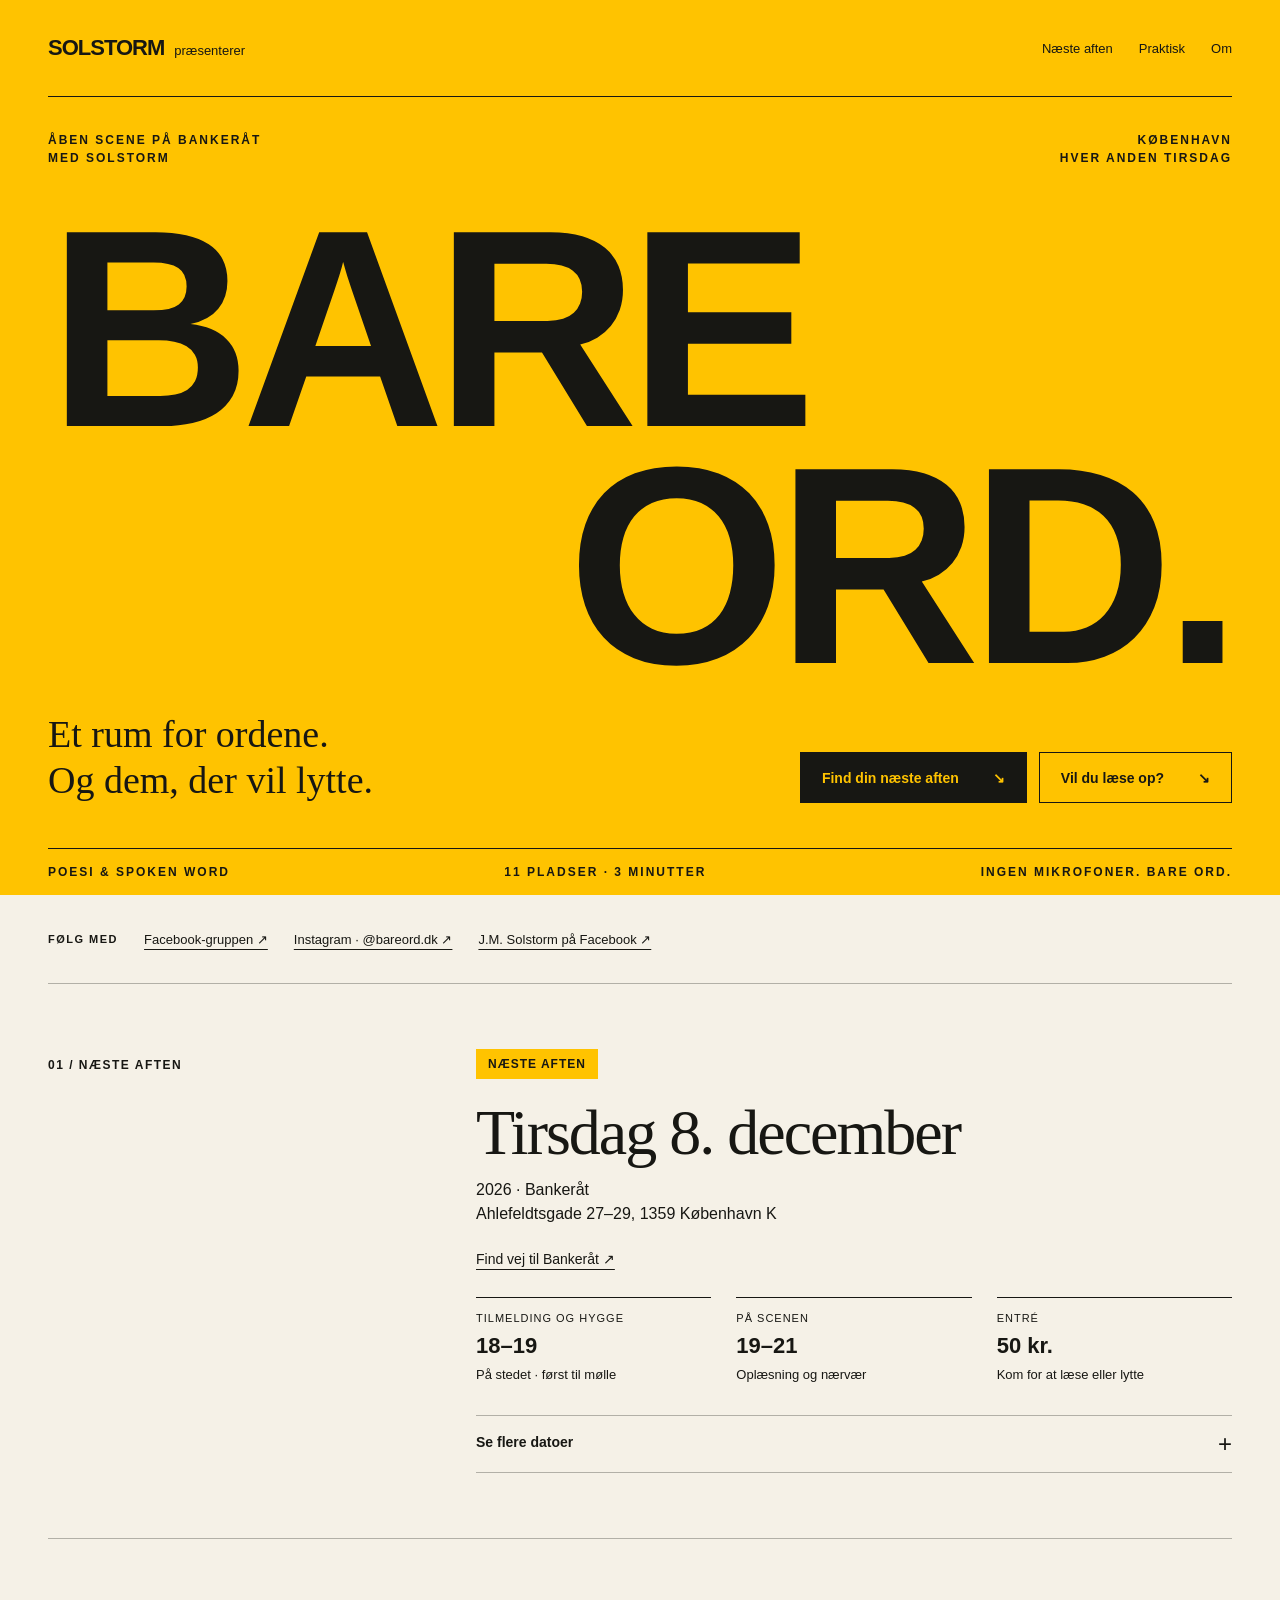
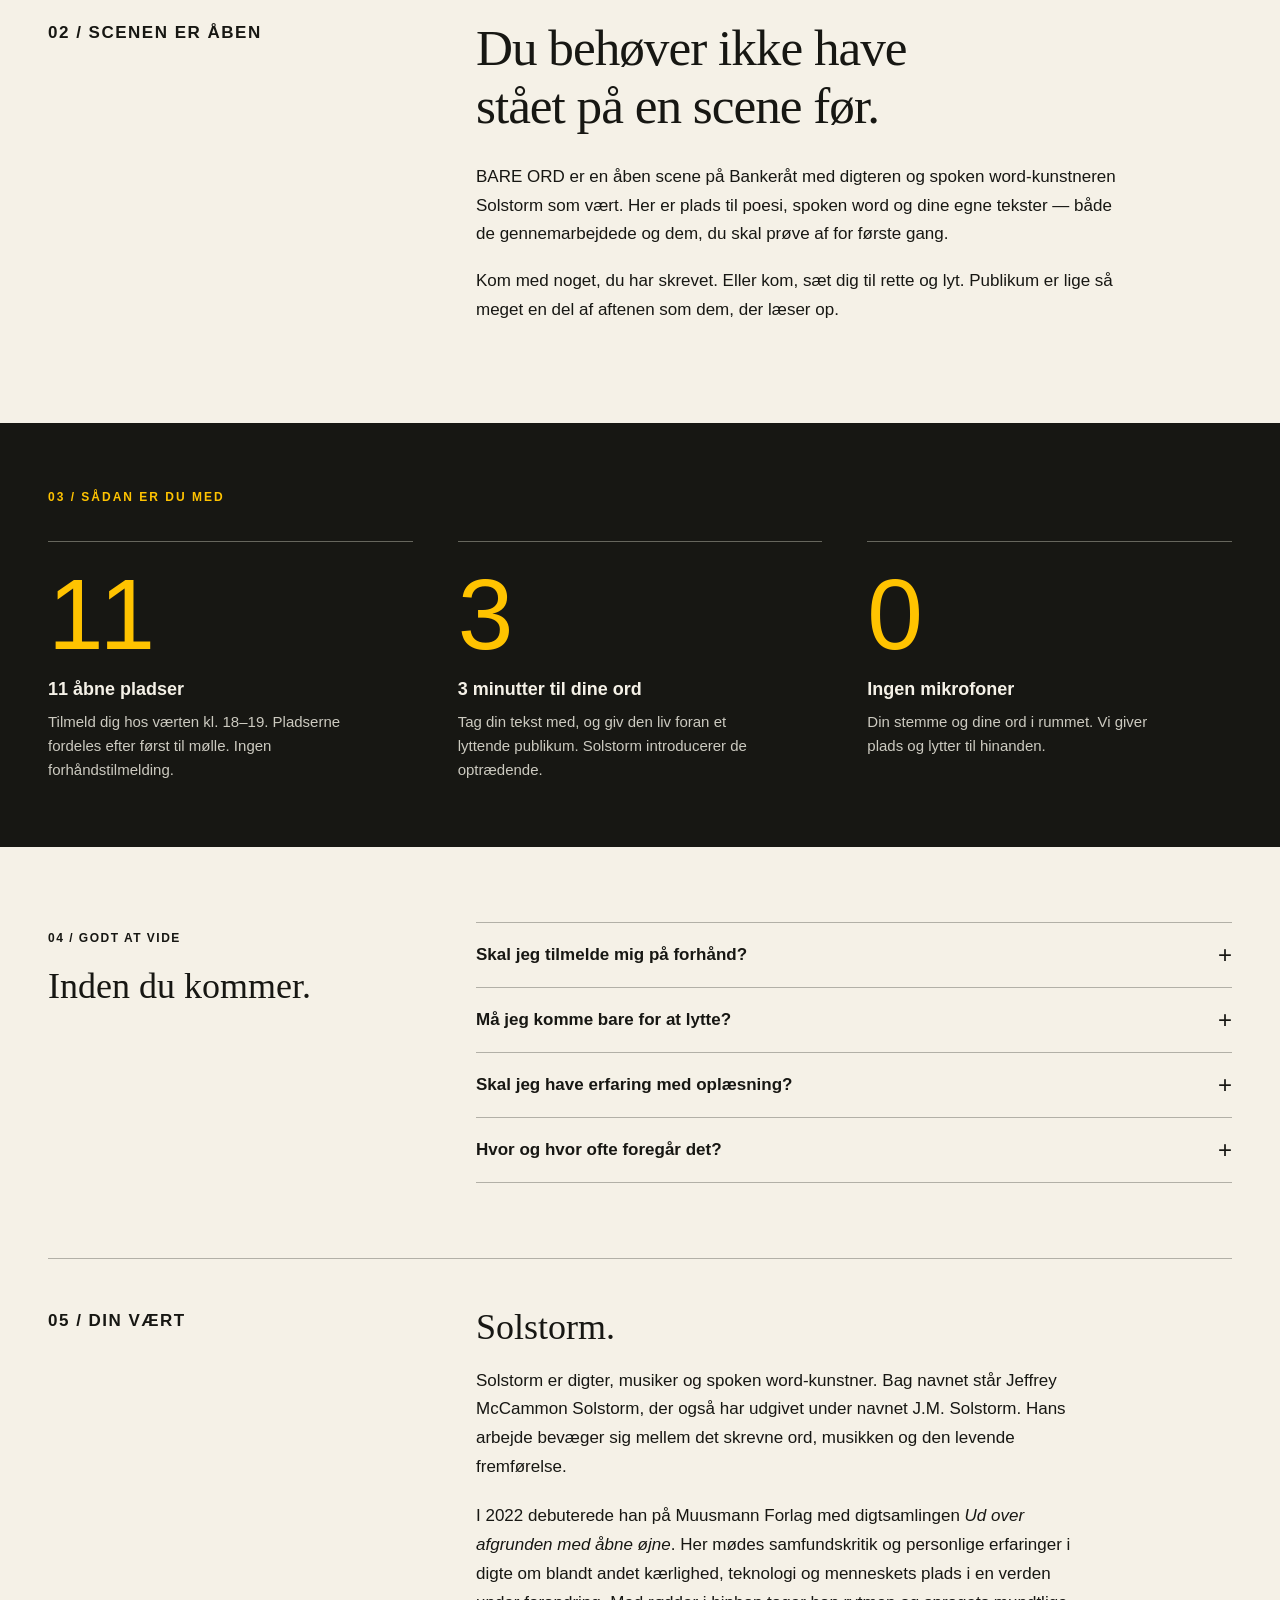
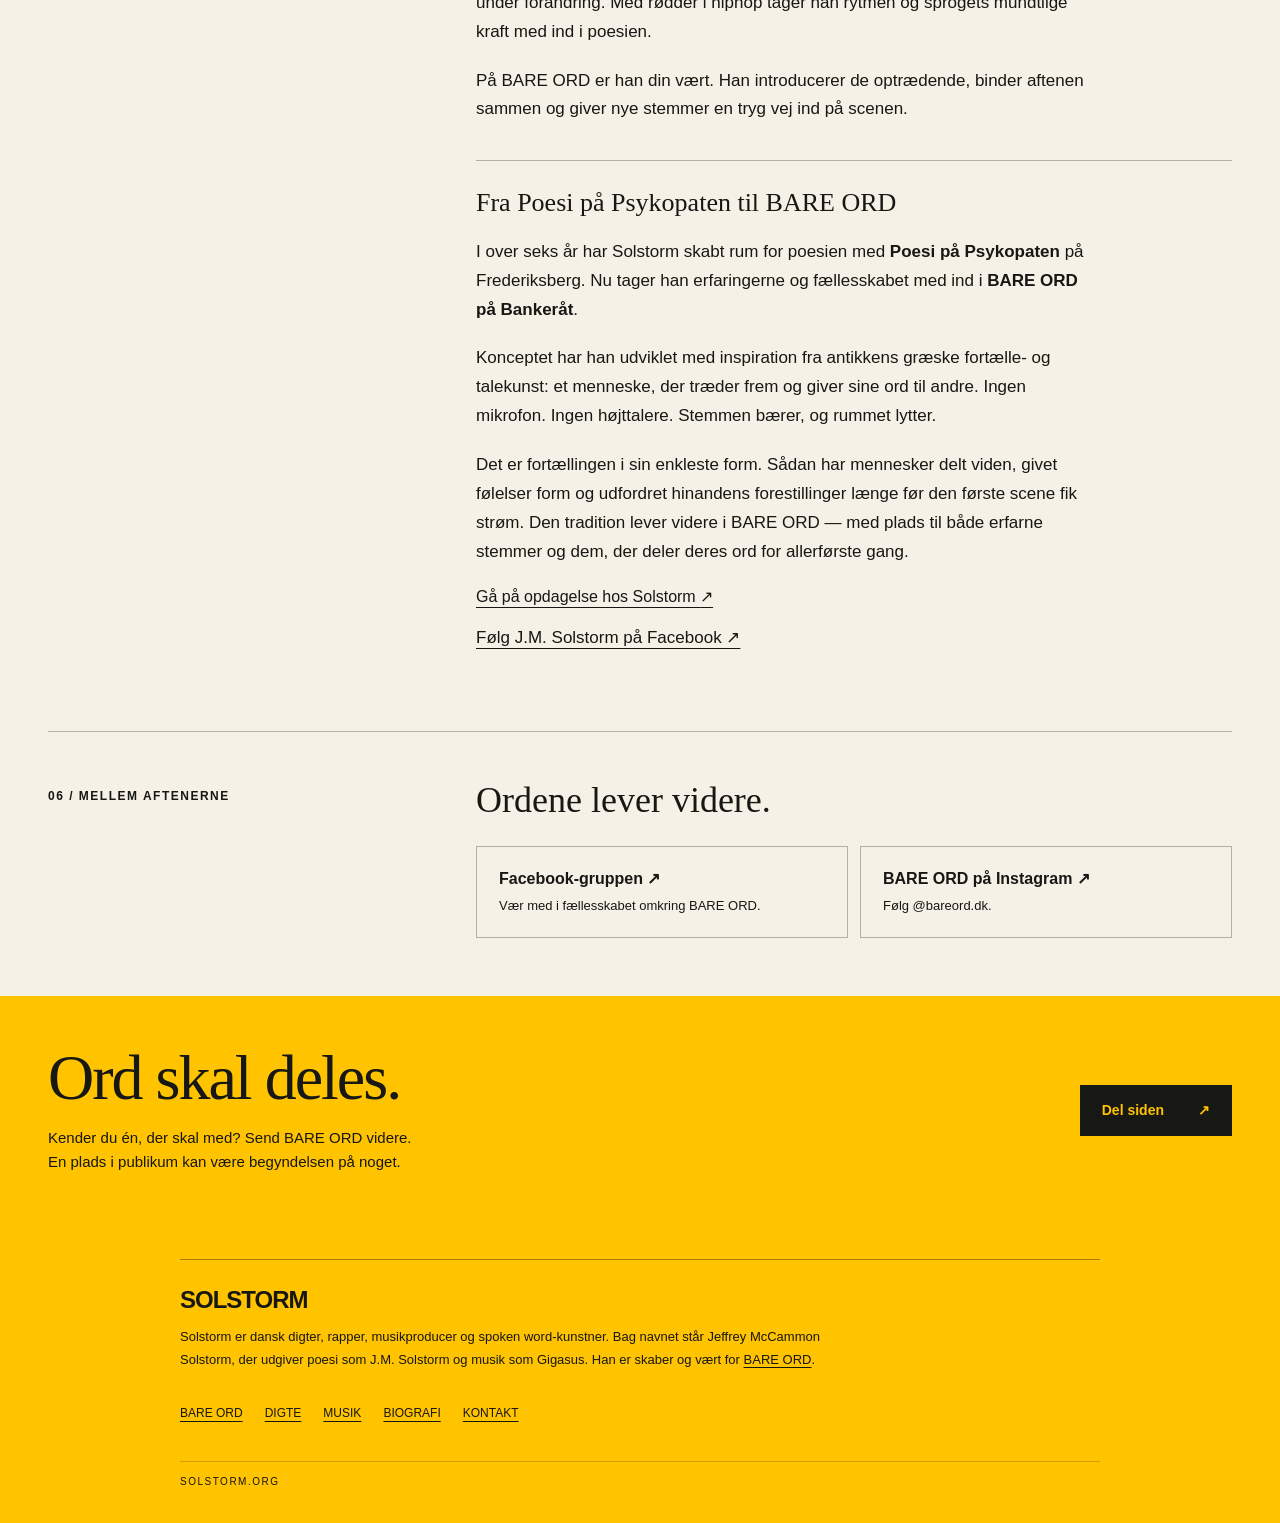
<file: bare-ord/index.html>
<!doctype html>
<html lang="da">
<head>
  <meta charset="utf-8">
  <meta name="viewport" content="width=device-width, initial-scale=1">
  <title>BARE ORD på Bankeråt - åben scene med Solstorm</title>
  
  
  
  
  
  
  
  <meta name="theme-color" content="#ffc300">
  <style>
    :root{--yellow:#ffc300;--ink:#171713;--paper:#f5f1e7;--line:rgba(23,23,19,.3)}
    *{box-sizing:border-box}html{scroll-behavior:smooth;scroll-padding-top:20px}
    body{margin:0;background:var(--paper);color:var(--ink);font-family:Arial,Helvetica,sans-serif;-webkit-font-smoothing:antialiased}
    a{color:inherit;text-underline-offset:5px}a:hover{text-decoration-thickness:2px}a:focus-visible,button:focus-visible,summary:focus-visible{outline:3px solid currentColor;outline-offset:6px}
    .skip{position:absolute;left:20px;top:-80px;background:var(--ink);color:var(--yellow);padding:12px;z-index:10}.skip:focus{top:15px}
    .wrap{width:min(1240px,calc(100% - 96px));margin:auto}
    .poster{background:var(--yellow);overflow:hidden}
    header{display:flex;justify-content:space-between;align-items:center;padding:26px 0;border-bottom:1px solid var(--ink);gap:20px}
    .brand{font-size:22px;font-weight:900;letter-spacing:-1px;text-decoration:none}.brand span{font-size:13px;font-weight:400;letter-spacing:0;margin-left:10px}
    nav{display:flex;gap:26px;font-size:13px}nav a{text-decoration:none}
    .eyebrow{font-size:12px;line-height:1.5;text-transform:uppercase;letter-spacing:2px;font-weight:700}
    .intro{display:flex;justify-content:space-between;gap:20px;margin-top:34px}
    .intro p{margin:0}.intro p:last-child{text-align:right}
    h1{font-family:Impact,'Arial Narrow',Arial,sans-serif;font-stretch:condensed;font-size:clamp(110px,22vw,290px);font-weight:900;line-height:.84;letter-spacing:-.035em;margin:44px 0 28px;text-transform:uppercase}
    h1 span{display:block}h1 span:last-child{text-align:right}
    .hero-bottom{display:grid;grid-template-columns:1fr 1fr;gap:45px;align-items:end;padding-bottom:45px}
    .hero-copy{font:clamp(24px,3vw,38px)/1.2 Georgia,serif;max-width:540px;margin:0}
    .hero-actions{display:flex;gap:12px;justify-content:flex-end;flex-wrap:wrap}
    .button{display:inline-flex;align-items:center;justify-content:space-between;gap:34px;min-height:51px;padding:15px 21px;background:var(--ink);color:var(--yellow);font-size:14px;font-weight:700;text-decoration:none;border:1px solid var(--ink)}
    .button:hover{background:var(--paper);color:var(--ink)}.button.light{background:transparent;color:var(--ink)}.button.light:hover{background:var(--ink);color:var(--yellow)}
    .ticker{border-top:1px solid var(--ink);padding:16px 0;font-size:12px;font-weight:700;letter-spacing:2px;text-transform:uppercase;display:flex;justify-content:space-between;gap:15px;flex-wrap:wrap}
    .next{display:grid;grid-template-columns:1fr 2fr;gap:50px;padding:65px 0;border-bottom:1px solid var(--line)}
    .section-label{font-size:12px;text-transform:uppercase;letter-spacing:1.5px;font-weight:700;margin:7px 0 0}
    .next h2{font:clamp(36px,5vw,64px)/1.05 Georgia,serif;letter-spacing:-2px;margin:0 0 25px;font-weight:400}
    .next h2 small{display:block;font:16px/1.5 Arial,sans-serif;letter-spacing:0;margin-top:12px}
    .facts{display:grid;grid-template-columns:repeat(3,1fr);gap:25px;margin:30px 0 0}.facts div{border-top:1px solid var(--ink);padding-top:14px}.facts dt{font-size:11px;text-transform:uppercase;letter-spacing:1px;margin-bottom:9px}.facts dd{margin:0;font-size:22px;font-weight:700}.facts dd span{display:block;font-size:13px;font-weight:400;line-height:1.5;margin-top:6px}
    .story{padding:80px 0;display:grid;grid-template-columns:1fr 2fr;gap:50px}.story h2{font:clamp(32px,4vw,52px)/1.13 Georgia,serif;font-weight:400;letter-spacing:-1px;margin:0 0 28px;max-width:700px}.story p{font-size:17px;line-height:1.7;max-width:650px;margin:0 0 18px}
    .rules{background:var(--ink);color:var(--paper);padding:65px 0}.rules .eyebrow{color:var(--yellow);margin:0 0 35px}.rule-grid{display:grid;grid-template-columns:repeat(3,1fr);gap:45px}.rule{border-top:1px solid #66665d;padding-top:22px}.rule .number{font-family:Impact,'Arial Narrow',Arial,sans-serif;font-size:100px;line-height:1;color:var(--yellow);letter-spacing:-4px}.rule h3{font-size:18px;margin:15px 0 10px}.rule p{font-size:15px;line-height:1.6;color:#cccac0;margin:0;max-width:310px}
    .questions{padding:75px 0;display:grid;grid-template-columns:1fr 2fr;gap:50px}.questions h2{font:36px/1.15 Georgia,serif;font-weight:400;margin:0}details{border-top:1px solid var(--line)}details:last-child{border-bottom:1px solid var(--line)}summary{padding:22px 0;cursor:pointer;font-size:17px;font-weight:700;display:flex;justify-content:space-between;gap:20px;list-style:none}summary::-webkit-details-marker{display:none}summary::after{content:'+';font-size:24px;line-height:20px;font-weight:400}details[open] summary::after{content:'−'}details p{font-size:16px;line-height:1.65;max-width:600px;margin:0 0 23px}
    .host{border-top:1px solid var(--line);padding:48px 0 58px;display:grid;grid-template-columns:1fr 2fr;gap:50px}.host h2{font:36px/1.15 Georgia,serif;font-weight:400;margin:0 0 18px}.host p{font-size:16px;line-height:1.7;max-width:620px;margin:0 0 20px}
    footer{background:var(--yellow);padding:27px 0}footer .wrap{display:flex;justify-content:space-between;gap:25px;align-items:center}footer p{font-size:12px;margin:0}
    .date-status{display:inline-block;background:var(--yellow);color:var(--ink);padding:8px 12px;font-size:12px;font-weight:700;letter-spacing:1px;text-transform:uppercase;margin:0 0 20px}
    .date-status:empty{display:none}.date-status.is-today{background:var(--ink);color:var(--yellow)}
    .upcoming{margin-top:30px;border-bottom:1px solid var(--line)}.upcoming summary{font-size:14px;padding:18px 0}.upcoming ol{list-style:none;padding:0;margin:0 0 20px;display:grid;grid-template-columns:1fr 1fr;gap:10px 22px}.upcoming li{font-size:14px;line-height:1.6}.upcoming time{font-variant-numeric:tabular-nums}
    nav a{display:inline-flex;align-items:center;min-height:44px}.section-label{line-height:1.6}
    button{font:inherit;cursor:pointer}.button[hidden],[hidden]{display:none!important}.next-actions{margin-top:24px}.event-help{font-size:13px;line-height:1.6;margin:10px 0 0}
    .follow-strip{display:flex;align-items:center;gap:14px 26px;flex-wrap:wrap;padding:22px 0;border-bottom:1px solid var(--line);font-size:13px}.follow-strip strong{font-size:11px;letter-spacing:1.5px;text-transform:uppercase}.follow-strip a{display:inline-flex;align-items:center;min-height:44px}.host p{font-size:17px}.host h3{font:26px/1.25 Georgia,serif;font-weight:400;margin:36px 0 18px;padding-top:26px;border-top:1px solid var(--line)}
    .community{border-top:1px solid var(--line);padding:48px 0 58px;display:grid;grid-template-columns:1fr 2fr;gap:50px}.community h2{font:36px/1.15 Georgia,serif;font-weight:400;margin:0 0 25px}.social-links{display:grid;grid-template-columns:1fr 1fr;gap:12px}.social-link{display:flex;flex-direction:column;gap:8px;padding:22px;border:1px solid var(--line);text-decoration:none;transition:background .15s}.social-link:hover{background:var(--yellow)}.social-link strong{font-size:16px}.social-link span{font-size:13px;line-height:1.5}
    .share{background:var(--yellow);padding:50px 0}.share-layout{display:flex;justify-content:space-between;align-items:center;gap:30px}.share h2{font:clamp(38px,5vw,64px)/1 Georgia,serif;font-weight:400;letter-spacing:-2px;margin:0 0 16px}.share p{font-size:15px;line-height:1.6;margin:0;max-width:520px}.share-options{margin-top:25px;padding-top:22px;border-top:1px solid var(--ink);display:flex;gap:12px;flex-wrap:wrap}.share-status{font-size:13px;min-height:1.5em;margin-top:12px!important}.copy-manual{width:100%;max-width:400px;background:var(--paper);border:1px solid var(--ink);padding:12px;font:14px Arial,sans-serif}.share button{border-radius:0}.share-trigger{flex-shrink:0}
    @media(max-width:760px){.community{grid-template-columns:1fr;gap:25px;padding:42px 0}.community h2{font-size:32px}.social-link{padding:18px}.share-layout{align-items:flex-start;flex-direction:column}.share{padding:40px 0}.share h2{letter-spacing:-1px}.share-options .button{flex:1;justify-content:center;gap:15px}}
    @media(max-width:390px){.social-links{grid-template-columns:1fr}}
    @media(min-width:1450px){h1{font-size:290px}}
    @media(max-width:760px){.wrap{width:calc(100% - 40px)}header{padding:22px 0}.brand span{display:none}nav{gap:15px;font-size:12px}.intro{margin-top:24px;font-size:10px;letter-spacing:1px}h1{font-size:clamp(100px,24vw,180px);margin:38px 0 30px;letter-spacing:-.045em}.hero-bottom{grid-template-columns:1fr;gap:24px;padding-bottom:30px}.hero-copy{font-size:27px;max-width:440px}.hero-actions{justify-content:flex-start}.ticker{font-size:10px;letter-spacing:1px}.next,.story,.questions,.host{grid-template-columns:1fr;gap:25px;padding:42px 0}.next h2{font-size:42px;letter-spacing:-1px}.facts{gap:15px}.facts dd{font-size:19px}.facts dd span{font-size:12px}.story h2{font-size:34px}.story p{font-size:16px}.rules{padding:42px 0}.rule-grid{gap:25px}.rule .number{font-size:73px;letter-spacing:-3px}.rule h3{font-size:15px}.rule p{font-size:13px}.questions h2,.host h2{font-size:32px}footer .wrap{align-items:flex-start}footer p{max-width:160px;line-height:1.6}}
    @media(max-width:390px){.wrap{width:calc(100% - 32px)}nav{gap:12px}.rule-grid{grid-template-columns:1fr}.rule{display:grid;grid-template-columns:86px 1fr;gap:0 15px}.rule .number{grid-row:span 2}.rule h3{margin-top:0}.rule p{max-width:none}.facts{gap:10px}.facts dd{font-size:17px}}
    @media(prefers-reduced-motion:reduce){html{scroll-behavior:auto}}
  
.site-footer{background:#ffc300;color:#171713;padding:0 0 36px;font-family:Arial,Helvetica,sans-serif;font-weight:400;text-align:left}.site-footer .footer-wrap{box-sizing:border-box;width:min(920px,calc(100% - 40px));margin:0 auto;padding-top:26px;border-top:1px solid rgba(23,23,19,.4)}.site-footer .footer-name{display:inline-block;font-family:Arial,Helvetica,sans-serif;font-size:24px;font-weight:900;letter-spacing:-1px;color:inherit;text-decoration:none}.site-footer .footer-copy{font-family:Arial,Helvetica,sans-serif;font-size:13px;font-weight:400;line-height:1.75;max-width:650px;margin:12px 0 20px}.site-footer .footer-copy a{color:inherit;text-decoration:underline;text-underline-offset:3px}.site-footer .footer-nav{display:flex;flex-wrap:wrap;gap:12px 22px}.site-footer .footer-nav a{font-size:12px;line-height:1.4;color:inherit;text-decoration:underline;text-underline-offset:4px}.site-footer .footer-bottom{font-size:10px;letter-spacing:1.5px;border-top:1px solid rgba(23,23,19,.2);margin-top:26px;padding-top:14px}
</style>
<meta name="description" content="BARE ORD på Bankeråt med Solstorm. Hver anden tirsdag, show kl. 19–21. Tilmelding og hygge kl. 18–19. Entré 50 kr. Ahlefeldtsgade 27–29, København K."><link rel="canonical" href="https://solstorm.org/bare-ord/"><meta property="og:type" content="website"><meta property="og:locale" content="da_DK"><meta property="og:site_name" content="Solstorm"><meta property="og:title" content="BARE ORD på Bankeråt - åben scene med Solstorm"><meta property="og:description" content="BARE ORD på Bankeråt med Solstorm. Hver anden tirsdag, show kl. 19–21. Tilmelding og hygge kl. 18–19. Entré 50 kr. Ahlefeldtsgade 27–29, København K."><meta property="og:url" content="https://solstorm.org/bare-ord/"><meta property="og:image" content="https://solstorm.org/biografi/assets/selvportraet.jpg"><script type="application/ld+json">{"@context": "https://schema.org", "@graph": [{"@type": "WebSite", "@id": "https://solstorm.org/#website", "name": "Solstorm", "url": "https://solstorm.org/", "inLanguage": "da", "publisher": {"@id": "https://solstorm.org/#solstorm"}}, {"@type": "Person", "@id": "https://solstorm.org/#solstorm", "name": "Solstorm", "alternateName": ["J.M. Solstorm", "Jeffrey McCammon Solstorm", "Gigasus"], "url": "https://solstorm.org/", "description": "Dansk digter, rapper, musikproducer og spoken word-kunstner.", "image": "https://solstorm.org/biografi/assets/selvportraet.jpg", "sameAs": ["https://www.facebook.com/jmsolstorm/", "https://www.instagram.com/j.m.solstorm/", "https://open.spotify.com/artist/1FTQmjWJs2gQPb7fbnASIT"], "jobTitle": ["Digter", "Rapper", "Musikproducer", "Spoken word-kunstner"]}, {"@type": "WebPage", "@id": "https://solstorm.org/bare-ord/#webpage", "url": "https://solstorm.org/bare-ord/", "name": "BARE ORD på Bankeråt - åben scene med Solstorm", "inLanguage": "da", "isPartOf": {"@id": "https://solstorm.org/#website"}, "about": {"@id": "https://solstorm.org/#solstorm"}, "mainEntity": {"@id": "https://solstorm.org/bare-ord/#arrangement"}}, {"@type": "EventSeries", "@id": "https://solstorm.org/bare-ord/#arrangement", "name": "BARE ORD på Bankeråt - åben scene med Solstorm", "url": "https://solstorm.org/bare-ord/", "description": "Åben scene for poesi og spoken word med Solstorm, hver anden tirsdag på Bankeråt.", "eventAttendanceMode": "https://schema.org/OfflineEventAttendanceMode", "organizer": {"@id": "https://solstorm.org/#solstorm"}, "performer": {"@id": "https://solstorm.org/#solstorm"}, "location": {"@type": "Place", "name": "Bankeråt", "address": {"@type": "PostalAddress", "streetAddress": "Ahlefeldtsgade 27–29", "postalCode": "1359", "addressLocality": "København K", "addressCountry": "DK"}}, "offers": {"@type": "Offer", "price": "50", "priceCurrency": "DKK", "url": "https://solstorm.org/bare-ord/"}}]}</script></head>
<body>
  <a class="skip" href="#indhold">Spring til indhold</a>
  <main id="indhold">
  <div class="poster">
    <div class="wrap">
      <header>
        <a class="brand" href="https://solstorm.org/" aria-label="Solstorm — forside">SOLSTORM<span>præsenterer</span></a>
        <nav aria-label="På denne side"><a href="#naeste">Næste aften</a><a href="#praktisk">Praktisk</a><a href="#om">Om</a></nav>
      </header>
      <div>
        <div class="intro eyebrow"><p>Åben scene på Bankeråt<br>Med Solstorm</p><p>København<br>Hver anden tirsdag</p></div>
        <h1><span>BARE</span><span>ORD.</span></h1>
        <div class="hero-bottom">
          <p class="hero-copy">Et rum for ordene.<br>Og dem, der vil lytte.</p>
          <div class="hero-actions"><a class="button" href="#naeste"><span id="hero-date">Find din næste aften</span> <span aria-hidden="true">↘</span></a><a class="button light" href="#praktisk">Vil du læse op? <span aria-hidden="true">↘</span></a></div>
        </div>
        <div class="ticker"><span>Poesi & spoken word</span><span>11 pladser · 3 minutter</span><span>Ingen mikrofoner. Bare ord.</span></div>
      </div>
    </div>
  </div>
  <div class="follow-strip wrap" role="group" aria-label="Følg BARE ORD og Solstorm">
    <strong>Følg med</strong>
    <a href="https://www.facebook.com/groups/poesipaapsykopaten/" target="_blank" rel="noopener noreferrer">Facebook-gruppen ↗</a>
    <a href="https://www.instagram.com/bareord.dk/" target="_blank" rel="noopener noreferrer">Instagram · @bareord.dk ↗</a>
    <a href="https://www.facebook.com/jmsolstorm/" target="_blank" rel="noopener noreferrer">J.M. Solstorm på Facebook ↗</a>
  </div>
  <section class="next wrap" id="naeste" aria-labelledby="next-title">
    <p class="section-label" id="next-label">01 / Næste aften</p>
    <div>
      <p class="date-status" id="date-status" aria-live="polite">Næste aften</p>
      <h2 id="next-title"><time id="event-date" datetime="2026-10-27">Tirsdag 27. oktober</time><small><span id="event-year">2026</span> · Bankeråt<br>Ahlefeldtsgade 27–29, 1359 København K</small></h2>
      <p style="font-size:14px"><a href="https://www.google.com/maps/search/?api=1&amp;query=Banker%C3%A5t%2C%20Ahlefeldtsgade%2027-29%2C%201359%20K%C3%B8benhavn%20K" target="_blank" rel="noopener noreferrer">Find vej til Bankeråt ↗</a></p>
      <dl class="facts"><div><dt>Tilmelding og hygge</dt><dd>18–19<span>På stedet · først til mølle</span></dd></div><div><dt>På scenen</dt><dd>19–21<span>Oplæsning og nærvær</span></dd></div><div><dt>Entré</dt><dd>50 kr.<span>Kom for at læse eller lytte</span></dd></div></dl>
      <div class="next-actions" id="event-actions" hidden><a class="button" id="facebook-event" target="_blank" rel="noopener noreferrer">Se eventet på Facebook <span aria-hidden="true">↗</span></a><p class="event-help">Markér din interesse eller deltagelse på Facebook. Tilmelding til oplæsning foregår på stedet kl. 18–19.</p></div>
      <details class="upcoming"><summary>Se flere datoer</summary><ol id="upcoming-dates"></ol></details>
      <noscript><p>BARE ORD er hver anden tirsdag. Slå JavaScript til for automatisk at se den næste dato.</p></noscript>
    </div>
  </section>
  <section class="story wrap" id="om" aria-labelledby="about-title">
    <p class="section-label">02 / Scenen er åben</p>
    <div><h2 id="about-title">Du behøver ikke have<br>stået på en scene før.</h2><p>BARE ORD er en åben scene på Bankeråt med digteren og spoken word-kunstneren Solstorm som vært. Her er plads til poesi, spoken word og dine egne tekster — både de gennemarbejdede og dem, du skal prøve af for første gang.</p><p>Kom med noget, du har skrevet. Eller kom, sæt dig til rette og lyt. Publikum er lige så meget en del af aftenen som dem, der læser op.</p></div>
  </section>
  <section class="rules" id="praktisk" aria-labelledby="rules-title"><div class="wrap">
    <h2 class="eyebrow" id="rules-title">03 / Sådan er du med</h2>
    <div class="rule-grid">
      <article class="rule"><div class="number" aria-hidden="true">11</div><h3>11 åbne pladser</h3><p>Tilmeld dig hos værten kl. 18–19. Pladserne fordeles efter først til mølle. Ingen forhåndstilmelding.</p></article>
      <article class="rule"><div class="number" aria-hidden="true">3</div><h3>3 minutter til dine ord</h3><p>Tag din tekst med, og giv den liv foran et lyttende publikum. Solstorm introducerer de optrædende.</p></article>
      <article class="rule"><div class="number" aria-hidden="true">0</div><h3>Ingen mikrofoner</h3><p>Din stemme og dine ord i rummet. Vi giver plads og lytter til hinanden.</p></article>
    </div>
  </div></section>
  <section class="questions wrap" aria-labelledby="faq-title"><div><p class="section-label">04 / Godt at vide</p><h2 id="faq-title" style="margin-top:18px">Inden du kommer.</h2></div><div>
    <details><summary>Skal jeg tilmelde mig på forhånd?</summary><p>Nej. Tilmelding til oplæsning foregår på Bankeråt kl. 18–19 samme aften. Der er 11 pladser, og det er først til mølle.</p></details>
    <details><summary>Må jeg komme bare for at lytte?</summary><p>Ja. Du er velkommen som publikum, også hvis du ikke selv vil læse op. Oplæsningerne foregår kl. 19–21.</p></details>
    <details><summary>Skal jeg have erfaring med oplæsning?</summary><p>Nej. Både nye og erfarne stemmer er velkomne. Du har op til tre minutter til din tekst.</p></details>
    <details><summary>Hvor og hvor ofte foregår det?</summary><p>BARE ORD foregår på Bankeråt, Ahlefeldtsgade 27–29, 1359 København K, hver anden tirsdag. Næste aften og flere kommende datoer står øverst på siden.</p></details>
  </div></section>
  <section class="host wrap" aria-labelledby="host-title"><p class="section-label">05 / Din vært</p><div><h2 id="host-title">Solstorm.</h2><p>Solstorm er digter, musiker og spoken word-kunstner. Bag navnet står Jeffrey McCammon Solstorm, der også har udgivet under navnet J.M. Solstorm. Hans arbejde bevæger sig mellem det skrevne ord, musikken og den levende fremførelse.</p>
    <p>I 2022 debuterede han på Muusmann Forlag med digtsamlingen <em>Ud over afgrunden med åbne øjne</em>. Her mødes samfundskritik og personlige erfaringer i digte om blandt andet kærlighed, teknologi og menneskets plads i en verden under forandring. Med rødder i hiphop tager han rytmen og sprogets mundtlige kraft med ind i poesien.</p>
    <p>På BARE ORD er han din vært. Han introducerer de optrædende, binder aftenen sammen og giver nye stemmer en tryg vej ind på scenen.</p>
    <h3>Fra Poesi på Psykopaten til BARE ORD</h3><p>I over seks år har Solstorm skabt rum for poesien med <strong>Poesi på Psykopaten</strong> på Frederiksberg. Nu tager han erfaringerne og fællesskabet med ind i <strong>BARE ORD på Bankeråt</strong>.</p>
    <p>Konceptet har han udviklet med inspiration fra antikkens græske fortælle- og talekunst: et menneske, der træder frem og giver sine ord til andre. Ingen mikrofon. Ingen højttalere. Stemmen bærer, og rummet lytter.</p>
    <p>Det er fortællingen i sin enkleste form. Sådan har mennesker delt viden, givet følelser form og udfordret hinandens forestillinger længe før den første scene fik strøm. Den tradition lever videre i BARE ORD — med plads til både erfarne stemmer og dem, der deler deres ord for allerførste gang.</p><a href="https://solstorm.org/">Gå på opdagelse hos Solstorm <span aria-hidden="true">↗</span></a><p style="margin-top:18px"><a href="https://www.facebook.com/jmsolstorm/" target="_blank" rel="noopener noreferrer">Følg J.M. Solstorm på Facebook ↗</a></p></div></section>
  <section class="community wrap" aria-labelledby="community-title"><p class="section-label">06 / Mellem aftenerne</p><div><h2 id="community-title">Ordene lever videre.</h2><div class="social-links">
    <a class="social-link" href="https://www.facebook.com/groups/poesipaapsykopaten/" target="_blank" rel="noopener noreferrer"><strong>Facebook-gruppen ↗</strong><span>Vær med i fællesskabet omkring BARE ORD.</span></a>
    <a class="social-link" href="https://www.instagram.com/bareord.dk/" target="_blank" rel="noopener noreferrer"><strong>BARE ORD på Instagram ↗</strong><span>Følg @bareord.dk.</span></a>
  </div></div></section>
  <section class="share" aria-labelledby="share-title"><div class="wrap">
    <div class="share-layout"><div><h2 id="share-title">Ord skal deles.</h2><p>Kender du én, der skal med? Send BARE ORD videre.<br>En plads i publikum kan være begyndelsen på noget.</p></div><button class="button share-trigger" id="share-page" type="button" aria-controls="share-options" aria-expanded="false">Del siden <span aria-hidden="true">↗</span></button></div>
    <div class="share-options" id="share-options" hidden>
      <a class="button light" id="share-facebook" href="https://www.facebook.com/sharer/sharer.php?u=https%3A%2F%2Fsolstorm.org%2Fbare-ord%2F" target="_blank" rel="noopener noreferrer">Del på Facebook <span aria-hidden="true">↗</span></a>
      <button class="button light" id="copy-link" type="button">Kopiér link <span aria-hidden="true">↗</span></button>
      <label id="copy-manual-label" hidden>Kopiér adressen herfra: <input class="copy-manual" id="copy-manual" type="text" readonly value="https://solstorm.org/bare-ord/" aria-label="Link til BARE ORD"></label>
    </div>
    <p class="share-status" id="share-status" role="status" aria-live="polite"></p>
  </div></section>
  </main>
  <footer class="site-footer" aria-label="Om Solstorm"><div class="footer-wrap"><a class="footer-name" href="/">SOLSTORM</a><p class="footer-copy">Solstorm er dansk digter, rapper, musikproducer og spoken word-kunstner. Bag navnet står Jeffrey McCammon Solstorm, der udgiver poesi som J.M. Solstorm og musik som Gigasus. Han er skaber og vært for <a href="/bare-ord/">BARE ORD</a>.</p><nav class="footer-nav" aria-label="Footermenu"><a href="/bare-ord/">BARE ORD</a><a href="/digte/">DIGTE</a><a href="https://open.spotify.com/artist/1FTQmjWJs2gQPb7fbnASIT">MUSIK</a><a href="/biografi/">BIOGRAFI</a><a href="mailto:gigasus@gmail.com">KONTAKT</a></nav><div class="footer-bottom">SOLSTORM.ORG</div></div></footer>
  <script>
globalThis.BARE_ORD_DATA = {
  "events": {},
  "cancelledDates": []
};

</script>
<script src="data.js"></script>
  <script>
(function (root) {
  'use strict';
  const pageUrl = 'https://solstorm.org/bare-ord/';
  const events = root.BARE_ORD_DATA?.events || {};
  function eventUrl(date) {
    const value = events[date];
    if (!value) return null;
    try {
      const url = new URL(value);
      return url.protocol === 'https:' && ['facebook.com', 'www.facebook.com', 'm.facebook.com'].includes(url.hostname)
        && url.pathname.startsWith('/events/') ? url.href : null;
    } catch { return null; }
  }
  function updateEvent(date) {
    const url = eventUrl(date);
    const link = document.getElementById('facebook-event');
    document.getElementById('event-actions').hidden = !url;
    if (url) link.href = url;
    else link.removeAttribute('href');
  }
  root.BareOrdSocial = { events, eventUrl, updateEvent };
  if (typeof document === 'undefined') return;

  const trigger = document.getElementById('share-page');
  const options = document.getElementById('share-options');
  const status = document.getElementById('share-status');
  function showOptions() {
    options.hidden = false;
    trigger.setAttribute('aria-expanded', 'true');
    document.getElementById('share-facebook').focus();
  }
  trigger.addEventListener('click', async () => {
    status.textContent = '';
    if (typeof navigator.share === 'function') {
      try {
        await navigator.share({ title: 'BARE ORD på Bankeråt — med Solstorm',
          text: 'Kom med til BARE ORD: åben scene for poesi og spoken word på Bankeråt. Læs mere her.', url: pageUrl });
        return;
      } catch (error) {
        if (error.name === 'AbortError') return;
      }
    }
    showOptions();
  });
  document.getElementById('copy-link').addEventListener('click', async () => {
    try {
      if (!navigator.clipboard?.writeText) throw new Error('Clipboard unavailable');
      await navigator.clipboard.writeText(pageUrl);
      status.textContent = 'Link kopieret — send det til én, der skal med.';
    } catch {
      // The local file preview or browser settings can block clipboard access.
      const label = document.getElementById('copy-manual-label');
      const field = document.getElementById('copy-manual');
      label.hidden = false;
      field.focus();
      field.select();
      status.textContent = 'Markér og kopiér linket i feltet.';
    }
  });
})(globalThis);

</script>
  <script>
/* Every other Tuesday, counted from 27 October 2026. Dates follow Copenhagen time. */
(function (root) {
  'use strict';

  const DAY = 86400000;
  const ANCHOR = Date.UTC(2026, 9, 27);
  // Add a date here if an evening is cancelled or there is a holiday break.
  const excludedDates = new Set(root.BARE_ORD_DATA?.cancelledDates || []); // Example: '2026-12-22'
  const copenhagen = new Intl.DateTimeFormat('en-CA', {
    timeZone: 'Europe/Copenhagen', year: 'numeric', month: '2-digit', day: '2-digit'
  });
  const displayDate = new Intl.DateTimeFormat('da-DK', {
    timeZone: 'UTC', weekday: 'long', day: 'numeric', month: 'long'
  });

  function iso(day) { return new Date(day).toISOString().slice(0, 10); }
  function localDay(now) {
    const parts = Object.fromEntries(copenhagen.formatToParts(now).map(p => [p.type, p.value]));
    return Date.UTC(Number(parts.year), Number(parts.month) - 1, Number(parts.day));
  }
  function upcoming(now = new Date(), count = 5) {
    if (!Number.isInteger(count) || count < 1 || count > 100) throw new RangeError('Invalid event count');
    const today = localDay(now);
    let day = ANCHOR + Math.max(0, Math.ceil((today - ANCHOR) / (14 * DAY))) * 14 * DAY;
    const dates = [];
    while (dates.length < count) {
      if (!excludedDates.has(iso(day))) {
        const label = displayDate.format(new Date(day));
        dates.push({ iso: iso(day), label: label.charAt(0).toUpperCase() + label.slice(1),
          year: new Date(day).getUTCFullYear(), isToday: day === today });
      }
      day += 14 * DAY;
    }
    return dates;
  }

  // Expose the date calculation for verification without a browser.
  const api = { upcoming, localDay, excludedDates };
  if (typeof module !== 'undefined' && module.exports) module.exports = api;
  root.BareOrdSchedule = api;
  if (typeof document === 'undefined' || !document.getElementById('event-date')) return;

  let lastRenderedDay = '';
  function render() {
    const now = new Date();
    const today = iso(localDay(now));
    if (today === lastRenderedDay) return;
    const dates = upcoming(now);
    const next = dates[0];
    const dateElement = document.getElementById('event-date');
    dateElement.dateTime = next.iso;
    dateElement.textContent = next.label;
    document.getElementById('event-year').textContent = next.year;
    const status = document.getElementById('date-status');
    status.textContent = next.isToday ? 'Det er i dag' : 'Næste aften';
    status.classList.toggle('is-today', next.isToday);
    document.getElementById('next-label').textContent = next.isToday ? '01 / I dag på Bankeråt' : '01 / Næste aften';
    document.getElementById('hero-date').textContent = next.isToday ? 'Vi ses i aften' : 'Find din næste aften';
    const list = document.getElementById('upcoming-dates');
    list.replaceChildren(...dates.slice(1).map(date => {
      const li = document.createElement('li');
      const time = document.createElement('time');
      time.dateTime = date.iso;
      time.textContent = `${date.label} ${date.year}`;
      li.append(time);
      return li;
    }));
    root.BareOrdSocial?.updateEvent(next.iso);
    lastRenderedDay = today;
  }
  render();
  // Update an open tab after midnight, and immediately when returning to it.
  setInterval(render, 15000);
  document.addEventListener('visibilitychange', render);
  root.addEventListener('pageshow', render);
})(globalThis);

</script>
</body>
</html>
</file>
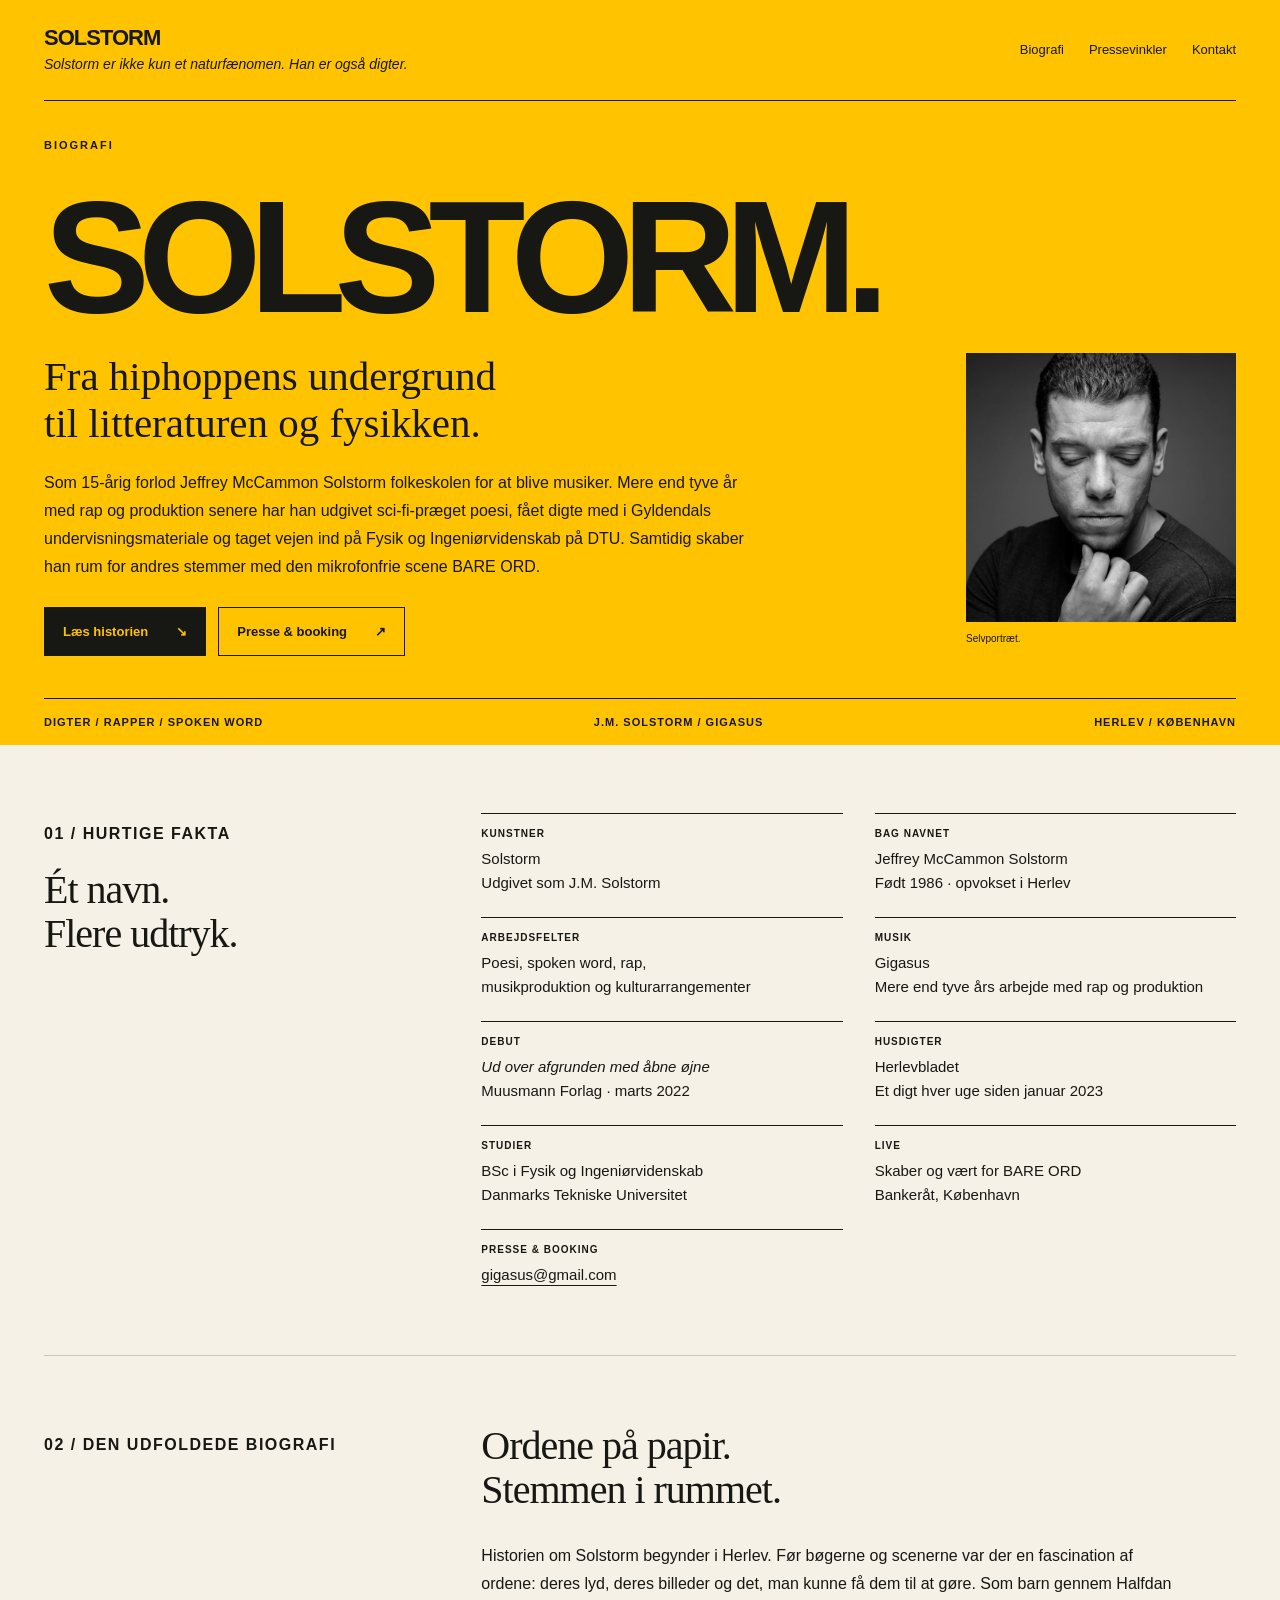
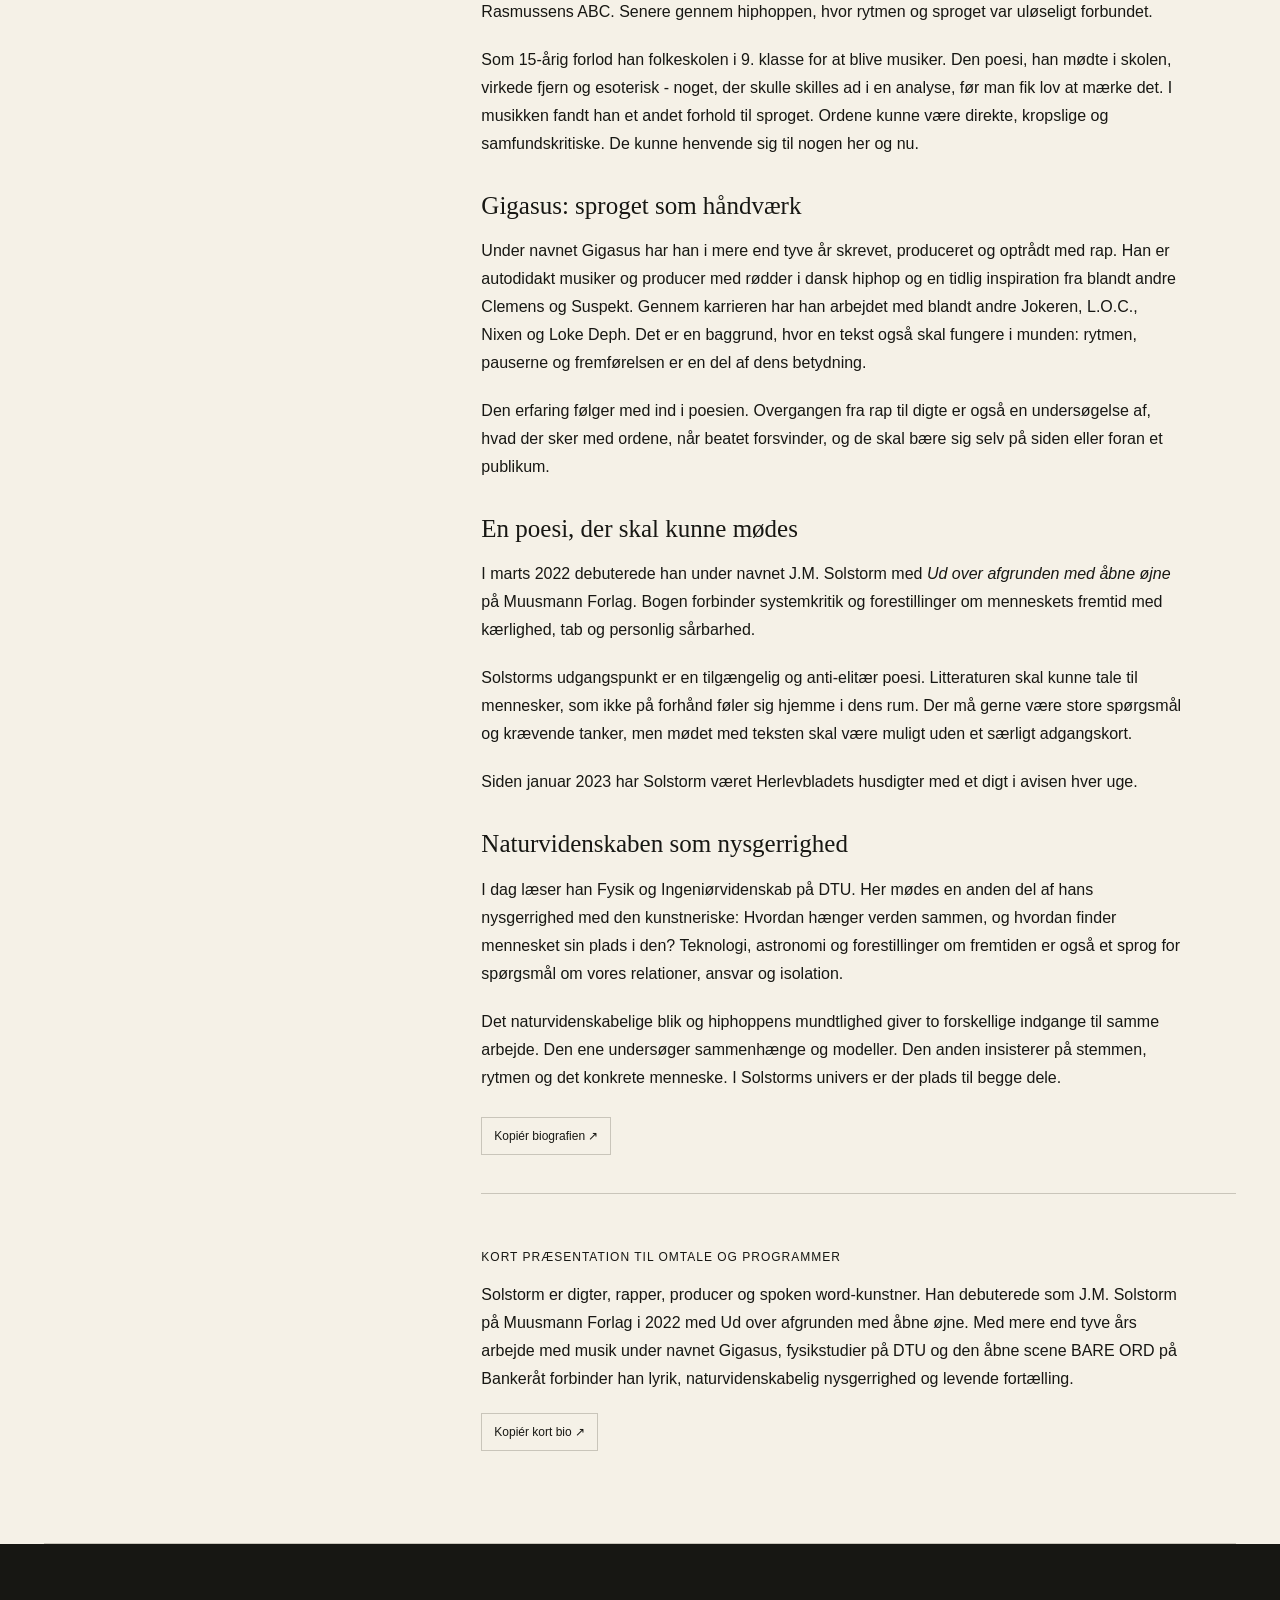
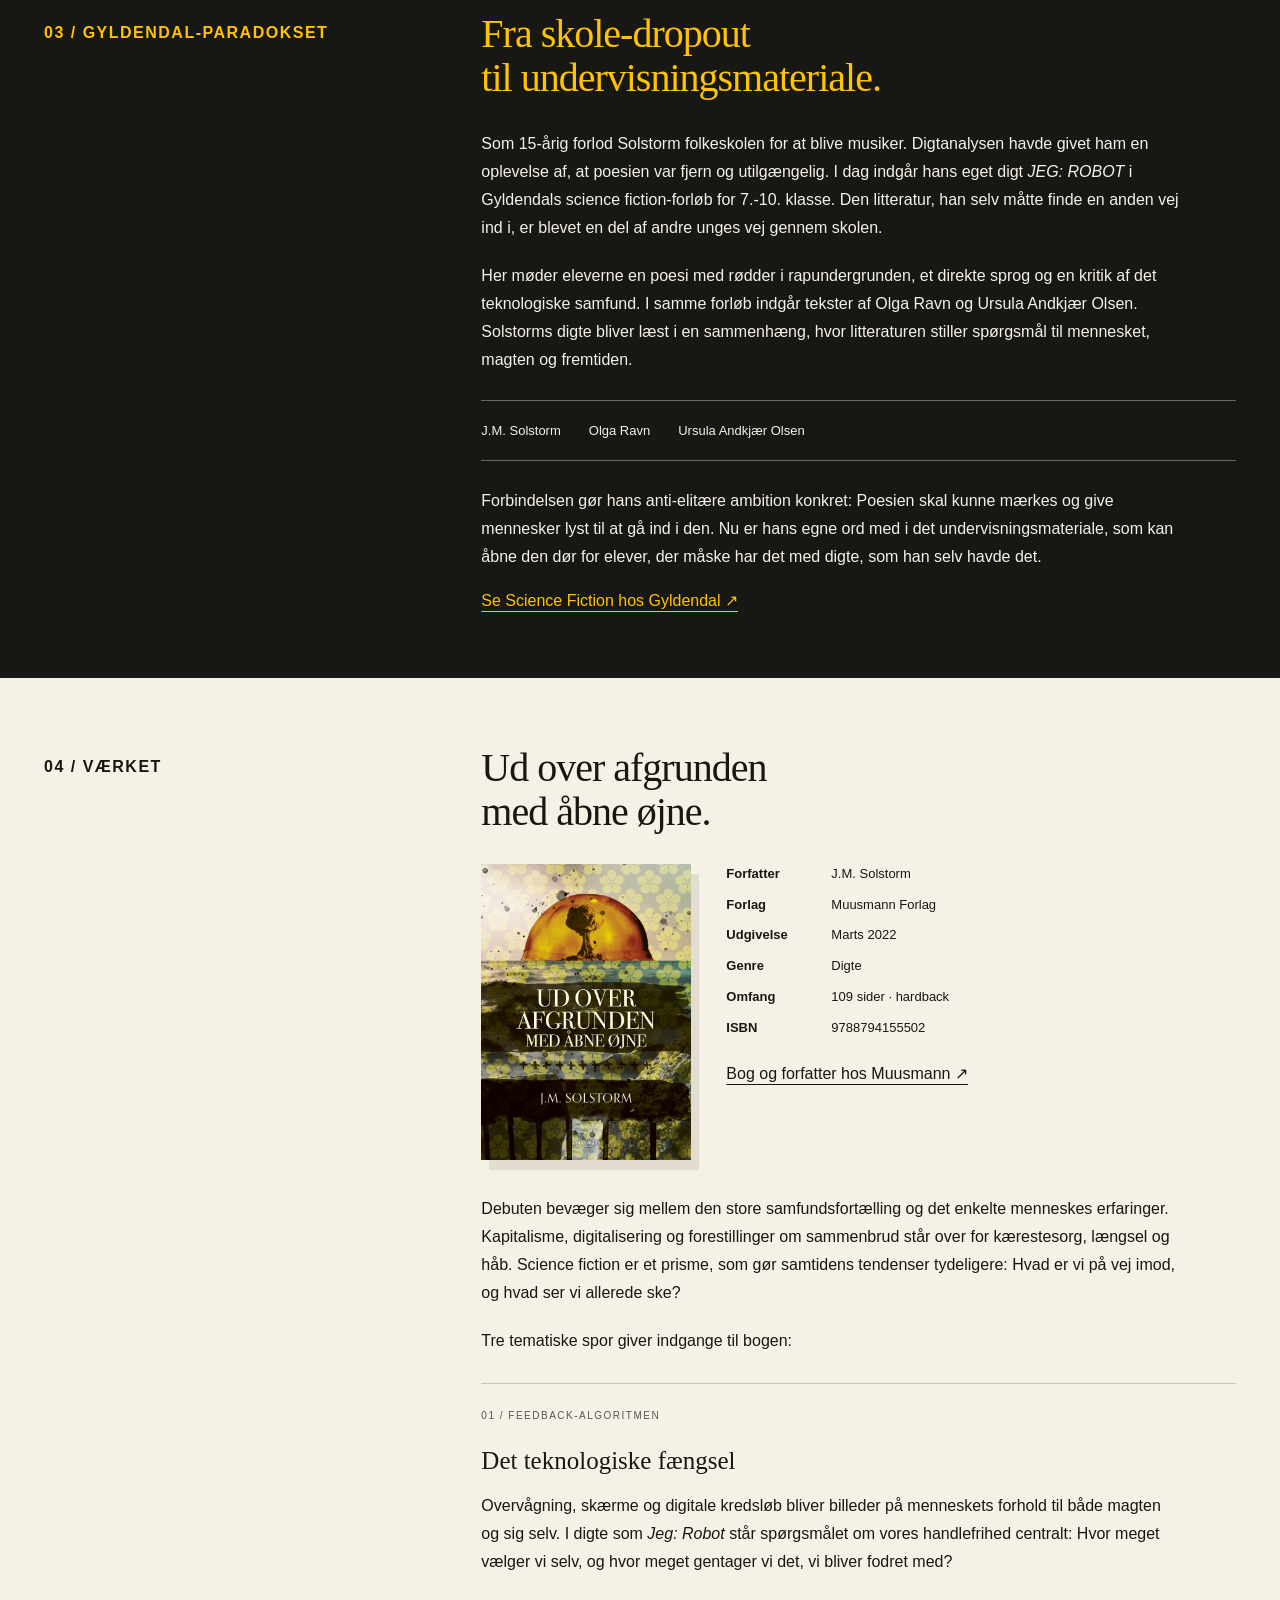
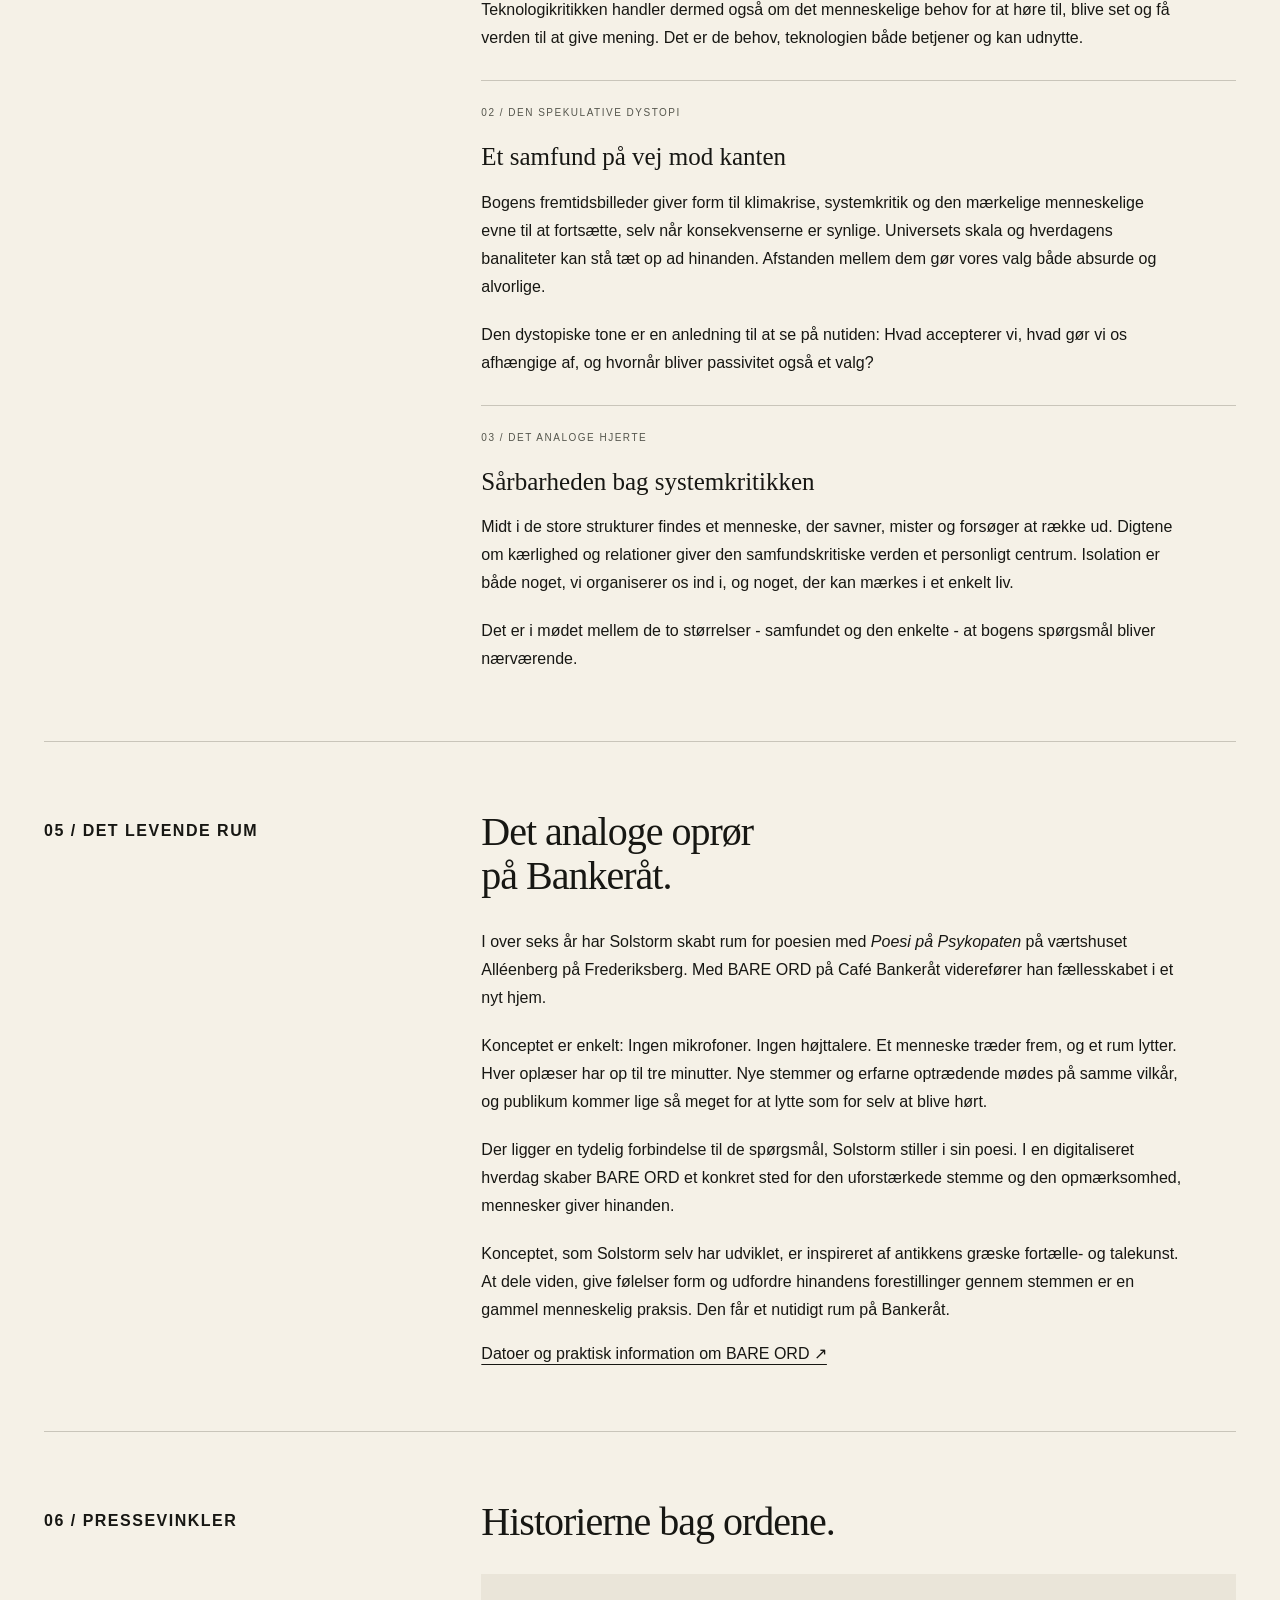
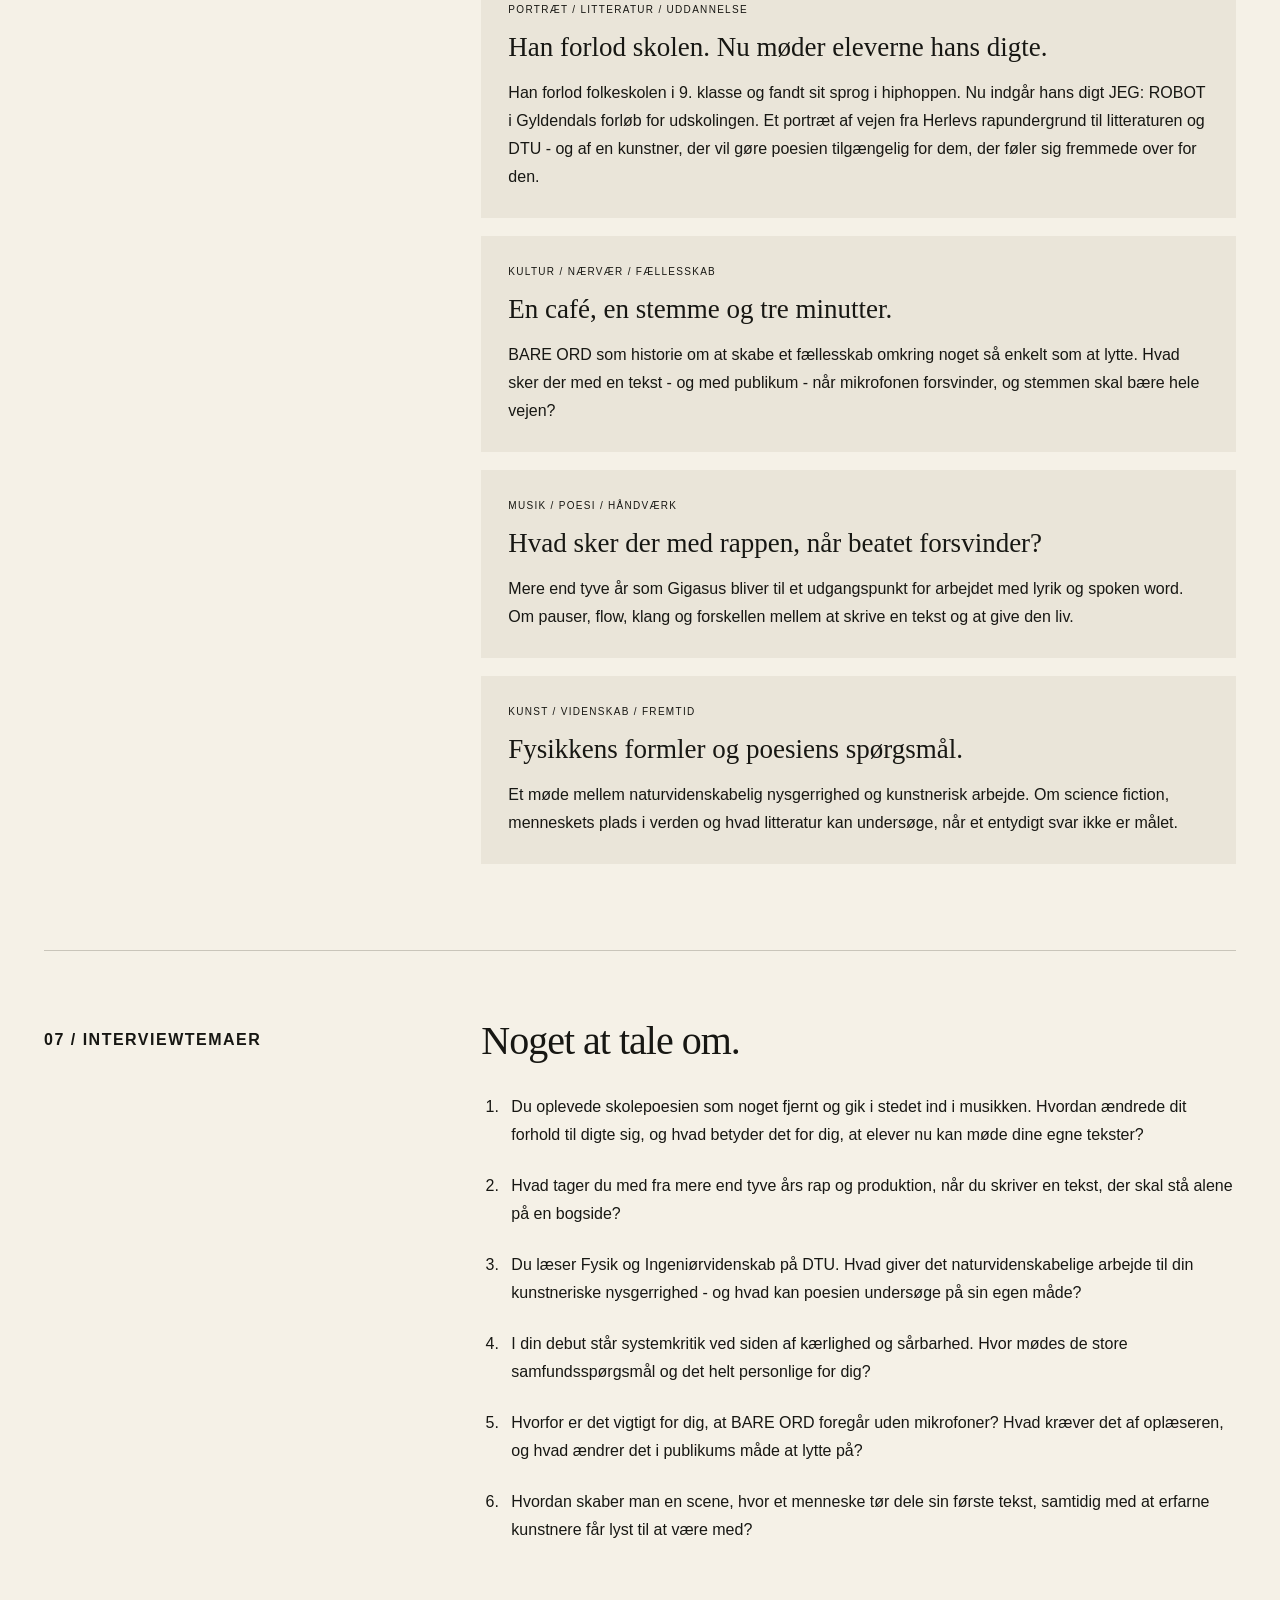
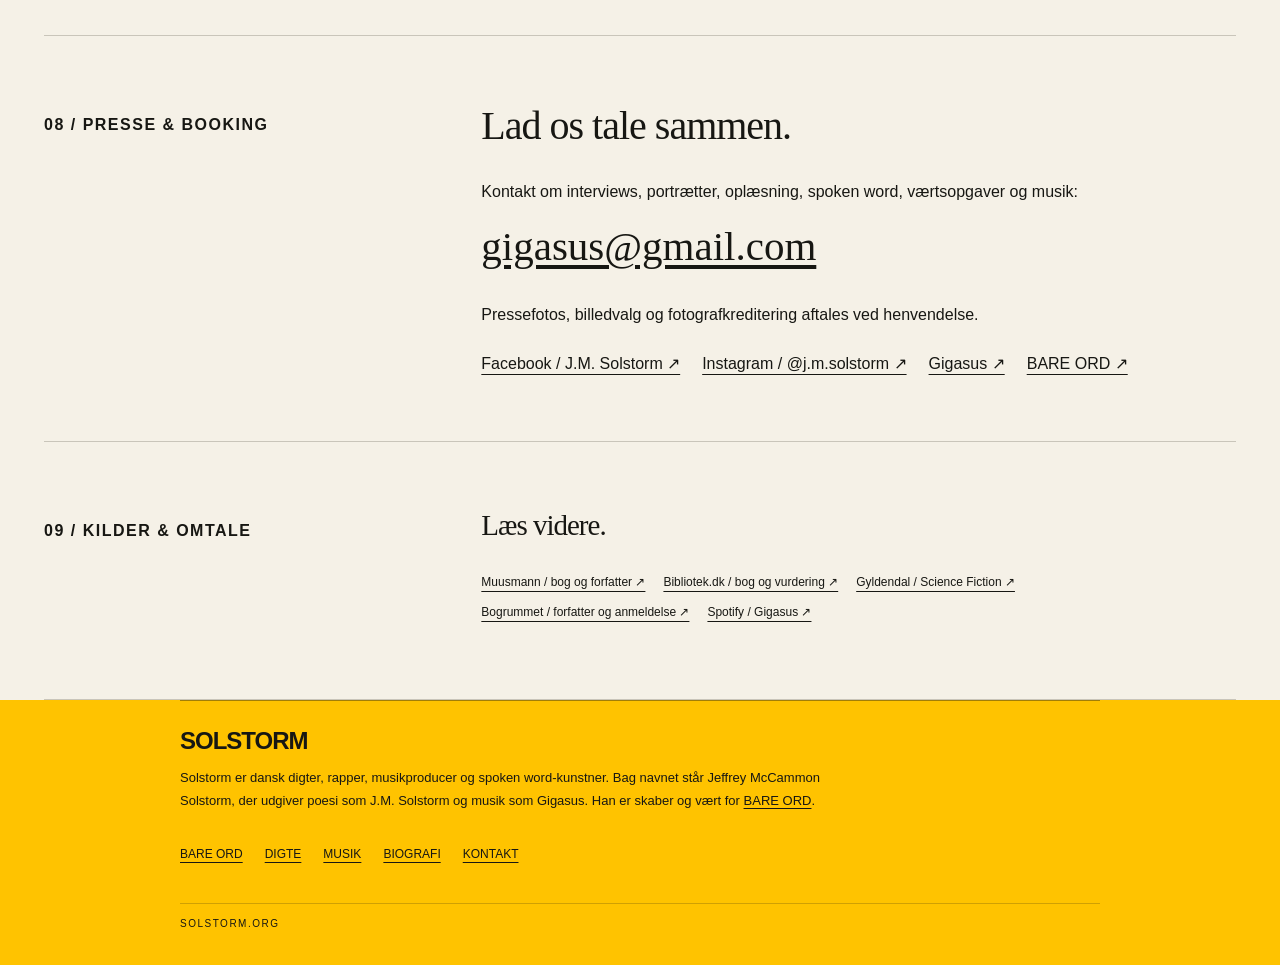
<file: biografi/index.html>
<!doctype html><html lang="da"><head><meta charset="utf-8"><meta name="viewport" content="width=device-width,initial-scale=1"><meta name="color-scheme" content="light"><meta name="theme-color" content="#ffc300"><title>Solstorm - biografi og interviewtemaer</title><style>
:root{color-scheme:light;--yellow:#ffc300;--ink:#171713;--paper:#f5f1e7;--line:#c9c5ba}*{box-sizing:border-box}html{scroll-behavior:smooth;scroll-padding-top:25px}body{margin:0;background:var(--paper);color:var(--ink);font-family:Arial,Helvetica,sans-serif;-webkit-font-smoothing:antialiased}a{color:inherit;text-underline-offset:5px}button{font:inherit;cursor:pointer}a:focus-visible,button:focus-visible{outline:3px solid currentColor;outline-offset:5px}.wrap{width:min(1216px,calc(100% - 88px));margin:auto}.hero{background:var(--yellow)}header{padding:25px 0;border-bottom:1px solid var(--ink);display:flex;align-items:center;justify-content:space-between;gap:20px}.brand{font-size:22px;font-weight:900;letter-spacing:-1px;text-decoration:none}nav{display:flex;gap:25px;font-size:13px}nav a{text-decoration:none;min-height:44px;display:flex;align-items:center}.eyebrow{font-size:11px;font-weight:700;text-transform:uppercase;letter-spacing:2px}.hero .eyebrow{margin-top:38px}.draft{padding:6px 9px;border:1px solid var(--ink);font-size:10px;letter-spacing:1px;text-transform:uppercase}.hero h1{font-size:clamp(58px,12.4vw,176px);font-weight:900;letter-spacing:-.075em;line-height:.9;margin:35px 0 25px}.hero .lead{font:clamp(26px,3.7vw,46px)/1.13 Georgia,serif;max-width:760px;margin:0 0 35px}.hero-bottom{display:flex;align-items:end;justify-content:space-between;gap:40px;padding-bottom:40px}.hero-bottom p{max-width:450px;font-size:14px;line-height:1.6;margin:0}.actions{display:flex;gap:12px;flex-wrap:wrap}.button{display:inline-flex;align-items:center;justify-content:space-between;gap:28px;min-height:49px;padding:14px 18px;background:var(--ink);color:var(--yellow);border:1px solid var(--ink);text-decoration:none;font-weight:700;font-size:13px;border-radius:0}.button:hover{background:var(--paper);color:var(--ink)}.button.outline{background:transparent;color:var(--ink)}.button.outline:hover{background:var(--ink);color:var(--yellow)}.index{padding:17px 0;border-top:1px solid var(--ink);display:flex;justify-content:space-between;gap:15px;font-size:11px;font-weight:700;letter-spacing:1px;text-transform:uppercase}.section{display:grid;grid-template-columns:1fr 2fr;gap:60px;padding:68px 0;border-bottom:1px solid var(--line)}.section-label{font-size:11px;text-transform:uppercase;letter-spacing:1.5px;font-weight:700;margin:7px 0;line-height:1.6}.section h2{font:40px/1.1 Georgia,serif;font-weight:400;letter-spacing:-1px;margin:0 0 30px}.section p{font-size:16px;line-height:1.75;max-width:700px}.bio-top{display:flex;justify-content:space-between;gap:20px;align-items:start}.bio-top h3{font-size:12px;text-transform:uppercase;letter-spacing:1px;margin:0}.copy{padding:8px 12px;font-size:12px;background:transparent;border:1px solid var(--line);min-height:38px;color:var(--ink)}.copy:hover{background:var(--yellow)}.bio-card{border-top:1px solid var(--ink);padding-top:18px;margin-bottom:35px}.bio-card:last-child{margin-bottom:0}.bio-card p:last-child{margin-bottom:0}.book-grid{display:grid;grid-template-columns:210px 1fr;gap:35px}.book-grid img{width:100%;height:auto;display:block;box-shadow:8px 10px 0 #e2ddd0}.book-grid h3{font:31px/1.13 Georgia,serif;font-weight:400;margin:0 0 25px}.facts{display:grid;grid-template-columns:90px 1fr;font-size:13px;gap:10px 15px;line-height:1.6;margin:0 0 25px}.facts dt{font-weight:700}.facts dd{margin:0}.small{font-size:13px!important;line-height:1.6!important}.project{padding:23px 0;border-top:1px solid var(--line)}.project:first-of-type{padding-top:0;border-top:0}.project h3{font-size:20px;margin:0}.project p{margin:12px 0 15px}.project .category{font-size:10px;letter-spacing:1.3px;text-transform:uppercase;margin:0 0 10px}.download{background:var(--ink);color:var(--paper)}.download .section{border:0}.download h2{color:var(--yellow)}.download .button{background:var(--yellow);color:var(--ink);border-color:var(--yellow)}.download .button:hover{background:var(--paper);border-color:var(--paper)}.download .button.outline{color:var(--paper);background:transparent;border-color:#77776c}.download .button.outline:hover{background:var(--paper);color:var(--ink)}.contact-links{display:flex;gap:22px;flex-wrap:wrap;margin-top:25px}.status{font-size:12px;min-height:1.5em}footer{padding:25px 0;background:var(--yellow)}footer .wrap{display:flex;justify-content:space-between;align-items:center;gap:20px}footer p{font-size:12px;margin:0}.press-links{padding-left:18px}.press-links li{font-size:14px;line-height:1.6;margin-bottom:14px}
@media(max-width:760px){.wrap{width:calc(100% - 36px)}header{padding:18px 0}nav{gap:14px;font-size:12px}.hero .eyebrow{margin-top:28px}.hero h1{font-size:12.3vw;margin-top:32px}.hero .lead{font-size:32px}.hero-bottom{flex-direction:column;align-items:start;gap:25px;padding-bottom:30px}.index{font-size:9px;letter-spacing:.6px;flex-wrap:wrap}.section{grid-template-columns:1fr;gap:20px;padding:42px 0}.section h2{font-size:34px}.book-grid{grid-template-columns:130px 1fr;gap:22px}.book-grid h3{font-size:25px}.facts{grid-template-columns:1fr;gap:0}.facts dd{margin-bottom:10px}.bio-top{align-items:center}.draft{font-size:9px}.button{gap:18px}.section p{font-size:15px}}
@media(max-width:420px){.book-grid{grid-template-columns:1fr}.book-grid img{width:180px;margin-bottom:8px}.hero .lead{font-size:29px}.brand{font-size:19px}nav{gap:12px}.hero-bottom .actions{width:100%}.hero-bottom .button{flex:1}.draft{font-size:9px}}
@media(prefers-reduced-motion:reduce){html{scroll-behavior:auto}}
@media print{nav,.actions,.copy,.status,.draft{display:none!important}body,.hero,footer{background:white}.wrap{width:100%}.section{padding:25px 0;gap:25px}.hero h1{font-size:65px}.hero .lead{font-size:26px}.hero-bottom{padding-bottom:20px}.download{display:none}.section h2{font-size:28px}.section p{font-size:11px}a{color:black}.book-grid img{box-shadow:none}}

.hero-grid{display:grid;grid-template-columns:minmax(0,1fr) 270px;gap:55px;padding:0 0 42px;align-items:start}.hero-grid .lead{font-size:clamp(25px,3.2vw,41px);margin:0 0 23px}.hero-grid .manchet{font-size:16px;line-height:1.75;max-width:720px;margin:0 0 26px}.portrait{margin:0}.portrait img{width:100%;height:auto;display:block}.portrait figcaption{font-size:10px;line-height:1.5;margin-top:9px}.quick-facts{display:grid;grid-template-columns:1fr 1fr;gap:22px 32px;margin:0}.quick-facts div{border-top:1px solid var(--ink);padding-top:14px}.quick-facts dt{font-size:10px;text-transform:uppercase;letter-spacing:1px;font-weight:700;margin-bottom:8px}.quick-facts dd{margin:0;font-size:15px;line-height:1.6}.reading h3{font:25px/1.25 Georgia,serif;font-weight:400;margin:32px 0 16px}.reading p{margin:0 0 20px}.reading p:last-child{margin-bottom:0}.copy-row{display:flex;gap:12px;align-items:center;flex-wrap:wrap;margin-top:25px}.quote-band{background:var(--ink);color:var(--paper)}.quote-band .section{border:0}.quote-band .section-label{color:var(--yellow)}.quote-band h2{color:var(--yellow)}.quote-band a{color:var(--yellow)}.names{display:flex;gap:12px 28px;flex-wrap:wrap;font-size:13px;padding:22px 0;border-top:1px solid #68685e;border-bottom:1px solid #68685e;margin:26px 0}.theme{border-top:1px solid var(--line);padding-top:23px;margin-top:28px}.theme h3{margin-top:0}.theme .tag{font-size:10px;font-family:Arial,sans-serif;letter-spacing:1.5px;text-transform:uppercase;color:#55564d}.pitch{background:#eae5d9;padding:27px;margin:18px 0}.pitch h3{margin:0 0 15px;font:27px/1.2 Georgia,serif;font-weight:400}.pitch .category{font-size:10px;text-transform:uppercase;letter-spacing:1.3px;margin:0 0 12px}.pitch p{margin-bottom:0}.interviews{padding-left:22px}.interviews li{padding-left:8px;margin:0 0 23px;font-size:16px;line-height:1.75}.contact-email{font:clamp(24px,3.4vw,41px)/1.2 Georgia,serif;overflow-wrap:anywhere}.contact-note{margin-top:30px!important}.copy-section{border-top:1px solid var(--line);margin-top:38px;padding-top:24px}.copy-section h3{font-size:12px;font-family:Arial,sans-serif;text-transform:uppercase;letter-spacing:1px}.sources{font-size:12px;line-height:1.8}.sources a{display:inline-block;margin-right:18px;margin-bottom:8px}
@media(max-width:900px){.hero-grid{grid-template-columns:minmax(0,1fr) 220px;gap:30px}.section{gap:35px}}
@media(max-width:760px){.hero-grid{grid-template-columns:1fr}.portrait{max-width:260px}.hero-grid .manchet{font-size:15px}.quick-facts{gap:20px}.pitch{padding:22px}.pitch h3{font-size:25px}.interviews li{font-size:15px}.contact-email{font-size:29px}}
@media(max-width:420px){.quick-facts{grid-template-columns:1fr}.hero h1{font-size:12.3vw}.contact-email{font-size:26px}}

.site-footer{background:#ffc300;color:#171713;padding:0 0 36px;font-family:Arial,Helvetica,sans-serif;font-weight:400;text-align:left}.site-footer .footer-wrap{box-sizing:border-box;width:min(920px,calc(100% - 40px));margin:0 auto;padding-top:26px;border-top:1px solid rgba(23,23,19,.4)}.site-footer .footer-name{display:inline-block;font-family:Arial,Helvetica,sans-serif;font-size:24px;font-weight:900;letter-spacing:-1px;color:inherit;text-decoration:none}.site-footer .footer-copy{font-family:Arial,Helvetica,sans-serif;font-size:13px;font-weight:400;line-height:1.75;max-width:650px;margin:12px 0 20px}.site-footer .footer-copy a{color:inherit;text-decoration:underline;text-underline-offset:3px}.site-footer .footer-nav{display:flex;flex-wrap:wrap;gap:12px 22px}.site-footer .footer-nav a{font-size:12px;line-height:1.4;color:inherit;text-decoration:underline;text-underline-offset:4px}.site-footer .footer-bottom{font-size:10px;letter-spacing:1.5px;border-top:1px solid rgba(23,23,19,.2);margin-top:26px;padding-top:14px}
</style><meta name="description" content="Solstorm: digter, rapper og spoken word-kunstner. Biografi, Gigasus, Gyldendal, bogudgivelse og kontakt til presse og booking."><link rel="canonical" href="https://solstorm.org/biografi/"><meta property="og:type" content="website"><meta property="og:locale" content="da_DK"><meta property="og:site_name" content="Solstorm"><meta property="og:title" content="Solstorm - biografi og interviewtemaer"><meta property="og:description" content="Solstorm: digter, rapper og spoken word-kunstner. Biografi, Gigasus, Gyldendal, bogudgivelse og kontakt til presse og booking."><meta property="og:url" content="https://solstorm.org/biografi/"><meta property="og:image" content="https://solstorm.org/biografi/assets/selvportraet.jpg"><script type="application/ld+json">{"@context": "https://schema.org", "@graph": [{"@type": "WebSite", "@id": "https://solstorm.org/#website", "name": "Solstorm", "url": "https://solstorm.org/", "inLanguage": "da", "publisher": {"@id": "https://solstorm.org/#solstorm"}}, {"@type": "Person", "@id": "https://solstorm.org/#solstorm", "name": "Solstorm", "alternateName": ["J.M. Solstorm", "Jeffrey McCammon Solstorm", "Gigasus"], "url": "https://solstorm.org/", "description": "Dansk digter, rapper, musikproducer og spoken word-kunstner.", "image": "https://solstorm.org/biografi/assets/selvportraet.jpg", "sameAs": ["https://www.facebook.com/jmsolstorm/", "https://www.instagram.com/j.m.solstorm/", "https://open.spotify.com/artist/1FTQmjWJs2gQPb7fbnASIT"], "jobTitle": ["Digter", "Rapper", "Musikproducer", "Spoken word-kunstner"]}, {"@type": "ProfilePage", "@id": "https://solstorm.org/biografi/#webpage", "url": "https://solstorm.org/biografi/", "name": "Solstorm - biografi og interviewtemaer", "inLanguage": "da", "isPartOf": {"@id": "https://solstorm.org/#website"}, "about": {"@id": "https://solstorm.org/#solstorm"}, "mainEntity": {"@id": "https://solstorm.org/#solstorm"}}, {"@type": "Book", "@id": "https://solstorm.org/biografi/#ud-over-afgrunden", "name": "Ud over afgrunden med åbne øjne", "author": {"@id": "https://solstorm.org/#solstorm"}, "isbn": "9788794155502", "numberOfPages": 109, "inLanguage": "da", "publisher": {"@type": "Organization", "name": "Muusmann Forlag"}, "url": "https://muusmann-forlag.dk/ud-over-afgrunden-med-aabne-oejne/", "image": "https://solstorm.org/biografi/assets/bogomslag.jpg"}]}</script></head><body>
<div class="hero"><div class="wrap"><header><div><a class="brand" href="https://solstorm.org/">SOLSTORM</a><p style="margin:4px 0 0;font-size:14px;line-height:1.4;max-width:28em"><em>Solstorm er ikke kun et naturfænomen. Han er også digter.</em></p></div><nav aria-label="På biografisiden"><a href="#biografi">Biografi</a><a href="#pressevinkler">Pressevinkler</a><a href="#kontakt">Kontakt</a></nav></header><p class="eyebrow">Biografi</p><h1>SOLSTORM.</h1>
<div class="hero-grid"><div><p class="lead">Fra hiphoppens undergrund<br>til litteraturen og fysikken.</p><p class="manchet">Som 15-årig forlod Jeffrey McCammon Solstorm folkeskolen for at blive musiker. Mere end tyve år med rap og produktion senere har han udgivet sci-fi-præget poesi, fået digte med i Gyldendals undervisningsmateriale og taget vejen ind på Fysik og Ingeniørvidenskab på DTU. Samtidig skaber han rum for andres stemmer med den mikrofonfrie scene BARE ORD.</p><div class="actions"><a class="button" href="#biografi">Læs historien <span aria-hidden="true">↘</span></a><a class="button outline" href="mailto:gigasus@gmail.com">Presse & booking <span aria-hidden="true">↗</span></a></div></div><figure class="portrait"><img src="assets/selvportraet.jpg" alt="Selvportræt af Solstorm" width="680" height="676"><figcaption>Selvportræt.</figcaption></figure></div>
<div class="index"><span>Digter / rapper / spoken word</span><span>J.M. Solstorm / Gigasus</span><span>Herlev / København</span></div></div></div>
<main>
<section class="section wrap" id="fakta" aria-labelledby="facts-title"><div><p class="section-label">01 / Hurtige fakta</p><h2 id="facts-title" style="margin-top:20px">Ét navn.<br>Flere udtryk.</h2></div><dl class="quick-facts"><div><dt>Kunstner</dt><dd>Solstorm<br>Udgivet som J.M. Solstorm</dd></div><div><dt>Bag navnet</dt><dd>Jeffrey McCammon Solstorm<br>Født 1986 · opvokset i Herlev</dd></div><div><dt>Arbejdsfelter</dt><dd>Poesi, spoken word, rap,<br>musikproduktion og kulturarrangementer</dd></div><div><dt>Musik</dt><dd>Gigasus<br>Mere end tyve års arbejde med rap og produktion</dd></div><div><dt>Debut</dt><dd><em>Ud over afgrunden med åbne øjne</em><br>Muusmann Forlag · marts 2022</dd></div><div><dt>Husdigter</dt><dd>Herlevbladet<br>Et digt hver uge siden januar 2023</dd></div><div><dt>Studier</dt><dd>BSc i Fysik og Ingeniørvidenskab<br>Danmarks Tekniske Universitet</dd></div><div><dt>Live</dt><dd>Skaber og vært for BARE ORD<br>Bankeråt, København</dd></div><div><dt>Presse & booking</dt><dd><a href="mailto:gigasus@gmail.com">gigasus@gmail.com</a></dd></div></dl></section>
<section class="section wrap" id="biografi" aria-labelledby="bio-title"><p class="section-label">02 / Den udfoldede biografi</p><div class="reading"><h2 id="bio-title">Ordene på papir.<br>Stemmen i rummet.</h2><div id="bio-long">
<p>Historien om Solstorm begynder i Herlev. Før bøgerne og scenerne var der en fascination af ordene: deres lyd, deres billeder og det, man kunne få dem til at gøre. Som barn gennem Halfdan Rasmussens ABC. Senere gennem hiphoppen, hvor rytmen og sproget var uløseligt forbundet.</p>
<p>Som 15-årig forlod han folkeskolen i 9. klasse for at blive musiker. Den poesi, han mødte i skolen, virkede fjern og esoterisk - noget, der skulle skilles ad i en analyse, før man fik lov at mærke det. I musikken fandt han et andet forhold til sproget. Ordene kunne være direkte, kropslige og samfundskritiske. De kunne henvende sig til nogen her og nu.</p>
<h3>Gigasus: sproget som håndværk</h3>
<p>Under navnet Gigasus har han i mere end tyve år skrevet, produceret og optrådt med rap. Han er autodidakt musiker og producer med rødder i dansk hiphop og en tidlig inspiration fra blandt andre Clemens og Suspekt. Gennem karrieren har han arbejdet med blandt andre Jokeren, L.O.C., Nixen og Loke Deph. Det er en baggrund, hvor en tekst også skal fungere i munden: rytmen, pauserne og fremførelsen er en del af dens betydning.</p>
<p>Den erfaring følger med ind i poesien. Overgangen fra rap til digte er også en undersøgelse af, hvad der sker med ordene, når beatet forsvinder, og de skal bære sig selv på siden eller foran et publikum.</p>
<h3>En poesi, der skal kunne mødes</h3>
<p>I marts 2022 debuterede han under navnet J.M. Solstorm med <em>Ud over afgrunden med åbne øjne</em> på Muusmann Forlag. Bogen forbinder systemkritik og forestillinger om menneskets fremtid med kærlighed, tab og personlig sårbarhed.</p>
<p>Solstorms udgangspunkt er en tilgængelig og anti-elitær poesi. Litteraturen skal kunne tale til mennesker, som ikke på forhånd føler sig hjemme i dens rum. Der må gerne være store spørgsmål og krævende tanker, men mødet med teksten skal være muligt uden et særligt adgangskort.</p>
<p>Siden januar 2023 har Solstorm været Herlevbladets husdigter med et digt i avisen hver uge.</p>
<h3>Naturvidenskaben som nysgerrighed</h3>
<p>I dag læser han Fysik og Ingeniørvidenskab på DTU. Her mødes en anden del af hans nysgerrighed med den kunstneriske: Hvordan hænger verden sammen, og hvordan finder mennesket sin plads i den? Teknologi, astronomi og forestillinger om fremtiden er også et sprog for spørgsmål om vores relationer, ansvar og isolation.</p>
<p>Det naturvidenskabelige blik og hiphoppens mundtlighed giver to forskellige indgange til samme arbejde. Den ene undersøger sammenhænge og modeller. Den anden insisterer på stemmen, rytmen og det konkrete menneske. I Solstorms univers er der plads til begge dele.</p></div><div class="copy-row"><button class="copy" data-copy="bio-long" type="button">Kopiér biografien ↗</button></div>
<div class="copy-section"><h3>Kort præsentation til omtale og programmer</h3><p id="bio-short">Solstorm er digter, rapper, producer og spoken word-kunstner. Han debuterede som J.M. Solstorm på Muusmann Forlag i 2022 med Ud over afgrunden med åbne øjne. Med mere end tyve års arbejde med musik under navnet Gigasus, fysikstudier på DTU og den åbne scene BARE ORD på Bankeråt forbinder han lyrik, naturvidenskabelig nysgerrighed og levende fortælling.</p><button class="copy" data-copy="bio-short" type="button">Kopiér kort bio ↗</button></div><p class="status" id="copy-status" role="status" aria-live="polite"></p></div></section>
<div class="quote-band"><section class="section wrap" id="gyldendal" aria-labelledby="gyldendal-title"><p class="section-label">03 / Gyldendal-paradokset</p><div class="reading"><h2 id="gyldendal-title">Fra skole-dropout<br>til undervisningsmateriale.</h2><p>Som 15-årig forlod Solstorm folkeskolen for at blive musiker. Digtanalysen havde givet ham en oplevelse af, at poesien var fjern og utilgængelig. I dag indgår hans eget digt <em>JEG: ROBOT</em> i Gyldendals science fiction-forløb for 7.-10. klasse. Den litteratur, han selv måtte finde en anden vej ind i, er blevet en del af andre unges vej gennem skolen.</p><p>Her møder eleverne en poesi med rødder i rapundergrunden, et direkte sprog og en kritik af det teknologiske samfund. I samme forløb indgår tekster af Olga Ravn og Ursula Andkjær Olsen. Solstorms digte bliver læst i en sammenhæng, hvor litteraturen stiller spørgsmål til mennesket, magten og fremtiden.</p><div class="names"><span>J.M. Solstorm</span><span>Olga Ravn</span><span>Ursula Andkjær Olsen</span></div><p>Forbindelsen gør hans anti-elitære ambition konkret: Poesien skal kunne mærkes og give mennesker lyst til at gå ind i den. Nu er hans egne ord med i det undervisningsmateriale, som kan åbne den dør for elever, der måske har det med digte, som han selv havde det.</p><a href="https://dansk.gyldendal.dk/forloeb/science-fiction" target="_blank" rel="noopener noreferrer">Se Science Fiction hos Gyldendal ↗</a></div></section></div>
<section class="section wrap" id="vaerket" aria-labelledby="book-title"><p class="section-label">04 / Værket</p><div class="reading"><h2 id="book-title">Ud over afgrunden<br>med åbne øjne.</h2><div class="book-grid"><img src="assets/bogomslag.jpg" alt="Bogomslag: Ud over afgrunden med åbne øjne af J.M. Solstorm" width="780" height="1100"><div><dl class="facts"><dt>Forfatter</dt><dd>J.M. Solstorm</dd><dt>Forlag</dt><dd>Muusmann Forlag</dd><dt>Udgivelse</dt><dd>Marts 2022</dd><dt>Genre</dt><dd>Digte</dd><dt>Omfang</dt><dd>109 sider · hardback</dd><dt>ISBN</dt><dd>9788794155502</dd></dl><a href="https://muusmann-forlag.dk/ud-over-afgrunden-med-aabne-oejne/" target="_blank" rel="noopener noreferrer">Bog og forfatter hos Muusmann ↗</a></div></div>
<p style="margin-top:35px">Debuten bevæger sig mellem den store samfundsfortælling og det enkelte menneskes erfaringer. Kapitalisme, digitalisering og forestillinger om sammenbrud står over for kærestesorg, længsel og håb. Science fiction er et prisme, som gør samtidens tendenser tydeligere: Hvad er vi på vej imod, og hvad ser vi allerede ske?</p><p>Tre tematiske spor giver indgange til bogen:</p>
<article class="theme"><p class="tag">01 / Feedback-algoritmen</p><h3>Det teknologiske fængsel</h3><p>Overvågning, skærme og digitale kredsløb bliver billeder på menneskets forhold til både magten og sig selv. I digte som <em>Jeg: Robot</em> står spørgsmålet om vores handlefrihed centralt: Hvor meget vælger vi selv, og hvor meget gentager vi det, vi bliver fodret med?</p><p>Teknologikritikken handler dermed også om det menneskelige behov for at høre til, blive set og få verden til at give mening. Det er de behov, teknologien både betjener og kan udnytte.</p></article>
<article class="theme"><p class="tag">02 / Den spekulative dystopi</p><h3>Et samfund på vej mod kanten</h3><p>Bogens fremtidsbilleder giver form til klimakrise, systemkritik og den mærkelige menneskelige evne til at fortsætte, selv når konsekvenserne er synlige. Universets skala og hverdagens banaliteter kan stå tæt op ad hinanden. Afstanden mellem dem gør vores valg både absurde og alvorlige.</p><p>Den dystopiske tone er en anledning til at se på nutiden: Hvad accepterer vi, hvad gør vi os afhængige af, og hvornår bliver passivitet også et valg?</p></article>
<article class="theme"><p class="tag">03 / Det analoge hjerte</p><h3>Sårbarheden bag systemkritikken</h3><p>Midt i de store strukturer findes et menneske, der savner, mister og forsøger at række ud. Digtene om kærlighed og relationer giver den samfundskritiske verden et personligt centrum. Isolation er både noget, vi organiserer os ind i, og noget, der kan mærkes i et enkelt liv.</p><p>Det er i mødet mellem de to størrelser - samfundet og den enkelte - at bogens spørgsmål bliver nærværende.</p></article></div></section>
<section class="section wrap" id="bare-ord" aria-labelledby="stage-title"><p class="section-label">05 / Det levende rum</p><div class="reading"><h2 id="stage-title">Det analoge oprør<br>på Bankeråt.</h2><p>I over seks år har Solstorm skabt rum for poesien med <em>Poesi på Psykopaten</em> på værtshuset Alléenberg på Frederiksberg. Med BARE ORD på Café Bankeråt viderefører han fællesskabet i et nyt hjem.</p><p>Konceptet er enkelt: Ingen mikrofoner. Ingen højttalere. Et menneske træder frem, og et rum lytter. Hver oplæser har op til tre minutter. Nye stemmer og erfarne optrædende mødes på samme vilkår, og publikum kommer lige så meget for at lytte som for selv at blive hørt.</p><p>Der ligger en tydelig forbindelse til de spørgsmål, Solstorm stiller i sin poesi. I en digitaliseret hverdag skaber BARE ORD et konkret sted for den uforstærkede stemme og den opmærksomhed, mennesker giver hinanden.</p><p>Konceptet, som Solstorm selv har udviklet, er inspireret af antikkens græske fortælle- og talekunst. At dele viden, give følelser form og udfordre hinandens forestillinger gennem stemmen er en gammel menneskelig praksis. Den får et nutidigt rum på Bankeråt.</p><a href="https://solstorm.org/bare-ord/">Datoer og praktisk information om BARE ORD ↗</a></div></section>
<section class="section wrap" id="pressevinkler" aria-labelledby="pitch-title"><p class="section-label">06 / Pressevinkler</p><div><h2 id="pitch-title">Historierne bag ordene.</h2><article class="pitch"><p class="category">Portræt / litteratur / uddannelse</p><h3>Han forlod skolen. Nu møder eleverne hans digte.</h3><p>Han forlod folkeskolen i 9. klasse og fandt sit sprog i hiphoppen. Nu indgår hans digt JEG: ROBOT i Gyldendals forløb for udskolingen. Et portræt af vejen fra Herlevs rapundergrund til litteraturen og DTU - og af en kunstner, der vil gøre poesien tilgængelig for dem, der føler sig fremmede over for den.</p></article><article class="pitch"><p class="category">Kultur / nærvær / fællesskab</p><h3>En café, en stemme og tre minutter.</h3><p>BARE ORD som historie om at skabe et fællesskab omkring noget så enkelt som at lytte. Hvad sker der med en tekst - og med publikum - når mikrofonen forsvinder, og stemmen skal bære hele vejen?</p></article><article class="pitch"><p class="category">Musik / poesi / håndværk</p><h3>Hvad sker der med rappen, når beatet forsvinder?</h3><p>Mere end tyve år som Gigasus bliver til et udgangspunkt for arbejdet med lyrik og spoken word. Om pauser, flow, klang og forskellen mellem at skrive en tekst og at give den liv.</p></article><article class="pitch"><p class="category">Kunst / videnskab / fremtid</p><h3>Fysikkens formler og poesiens spørgsmål.</h3><p>Et møde mellem naturvidenskabelig nysgerrighed og kunstnerisk arbejde. Om science fiction, menneskets plads i verden og hvad litteratur kan undersøge, når et entydigt svar ikke er målet.</p></article></div></section>
<section class="section wrap" aria-labelledby="interview-title"><p class="section-label">07 / Interviewtemaer</p><div><h2 id="interview-title">Noget at tale om.</h2><ol class="interviews"><li>Du oplevede skolepoesien som noget fjernt og gik i stedet ind i musikken. Hvordan ændrede dit forhold til digte sig, og hvad betyder det for dig, at elever nu kan møde dine egne tekster?</li><li>Hvad tager du med fra mere end tyve års rap og produktion, når du skriver en tekst, der skal stå alene på en bogside?</li><li>Du læser Fysik og Ingeniørvidenskab på DTU. Hvad giver det naturvidenskabelige arbejde til din kunstneriske nysgerrighed - og hvad kan poesien undersøge på sin egen måde?</li><li>I din debut står systemkritik ved siden af kærlighed og sårbarhed. Hvor mødes de store samfundsspørgsmål og det helt personlige for dig?</li><li>Hvorfor er det vigtigt for dig, at BARE ORD foregår uden mikrofoner? Hvad kræver det af oplæseren, og hvad ændrer det i publikums måde at lytte på?</li><li>Hvordan skaber man en scene, hvor et menneske tør dele sin første tekst, samtidig med at erfarne kunstnere får lyst til at være med?</li></ol></div></section>
<section class="section wrap" id="kontakt" aria-labelledby="contact-title"><p class="section-label">08 / Presse & booking</p><div><h2 id="contact-title">Lad os tale sammen.</h2><p>Kontakt om interviews, portrætter, oplæsning, spoken word, værtsopgaver og musik:</p><p><a class="contact-email" href="mailto:gigasus@gmail.com">gigasus@gmail.com</a></p><p class="contact-note">Pressefotos, billedvalg og fotografkreditering aftales ved henvendelse.</p><div class="contact-links"><a href="https://www.facebook.com/jmsolstorm/" target="_blank" rel="noopener noreferrer">Facebook / J.M. Solstorm ↗</a><a href="https://www.instagram.com/j.m.solstorm/" target="_blank" rel="noopener noreferrer">Instagram / @j.m.solstorm ↗</a><a href="https://open.spotify.com/artist/1FTQmjWJs2gQPb7fbnASIT" target="_blank" rel="noopener noreferrer">Gigasus ↗</a><a href="https://solstorm.org/bare-ord/">BARE ORD ↗</a></div></div></section>
<section class="section wrap" aria-labelledby="sources-title"><p class="section-label">09 / Kilder & omtale</p><div><h2 id="sources-title" style="font-size:29px">Læs videre.</h2><div class="sources"><a href="https://muusmann-forlag.dk/ud-over-afgrunden-med-aabne-oejne/" target="_blank" rel="noopener noreferrer">Muusmann / bog og forfatter ↗</a><a href="https://bibliotek.dk/materiale/ud-over-afgrunden-med-aabne-oejne_j-m-solstorm-f-1986-/work-of:870970-basis:62432691" target="_blank" rel="noopener noreferrer">Bibliotek.dk / bog og vurdering ↗</a><a href="https://dansk.gyldendal.dk/forloeb/science-fiction" target="_blank" rel="noopener noreferrer">Gyldendal / Science Fiction ↗</a><a href="https://bogrummet.dk/boganmeldelser-forfatter/jeffrey-mccammon-solstorm/" target="_blank" rel="noopener noreferrer">Bogrummet / forfatter og anmeldelse ↗</a><a href="https://open.spotify.com/artist/1FTQmjWJs2gQPb7fbnASIT" target="_blank" rel="noopener noreferrer">Spotify / Gigasus ↗</a></div></div></section>
</main><footer class="site-footer" aria-label="Om Solstorm"><div class="footer-wrap"><a class="footer-name" href="/">SOLSTORM</a><p class="footer-copy">Solstorm er dansk digter, rapper, musikproducer og spoken word-kunstner. Bag navnet står Jeffrey McCammon Solstorm, der udgiver poesi som J.M. Solstorm og musik som Gigasus. Han er skaber og vært for <a href="/bare-ord/">BARE ORD</a>.</p><nav class="footer-nav" aria-label="Footermenu"><a href="/bare-ord/">BARE ORD</a><a href="/digte/">DIGTE</a><a href="https://open.spotify.com/artist/1FTQmjWJs2gQPb7fbnASIT">MUSIK</a><a href="/biografi/">BIOGRAFI</a><a href="mailto:gigasus@gmail.com">KONTAKT</a></nav><div class="footer-bottom">SOLSTORM.ORG</div></div></footer><script>
document.querySelectorAll('[data-copy]').forEach(button=>button.addEventListener('click',async()=>{const source=document.getElementById(button.dataset.copy);try{if(!navigator.clipboard?.writeText)throw Error();await navigator.clipboard.writeText(source.innerText.trim());document.getElementById('copy-status').textContent='Teksten er kopieret.';}catch{const selection=window.getSelection();const range=document.createRange();range.selectNodeContents(source);selection.removeAllRanges();selection.addRange(range);document.getElementById('copy-status').textContent='Teksten er markeret. Kopiér med ⌘C eller Ctrl+C.';}}));
</script></body></html>
</file>
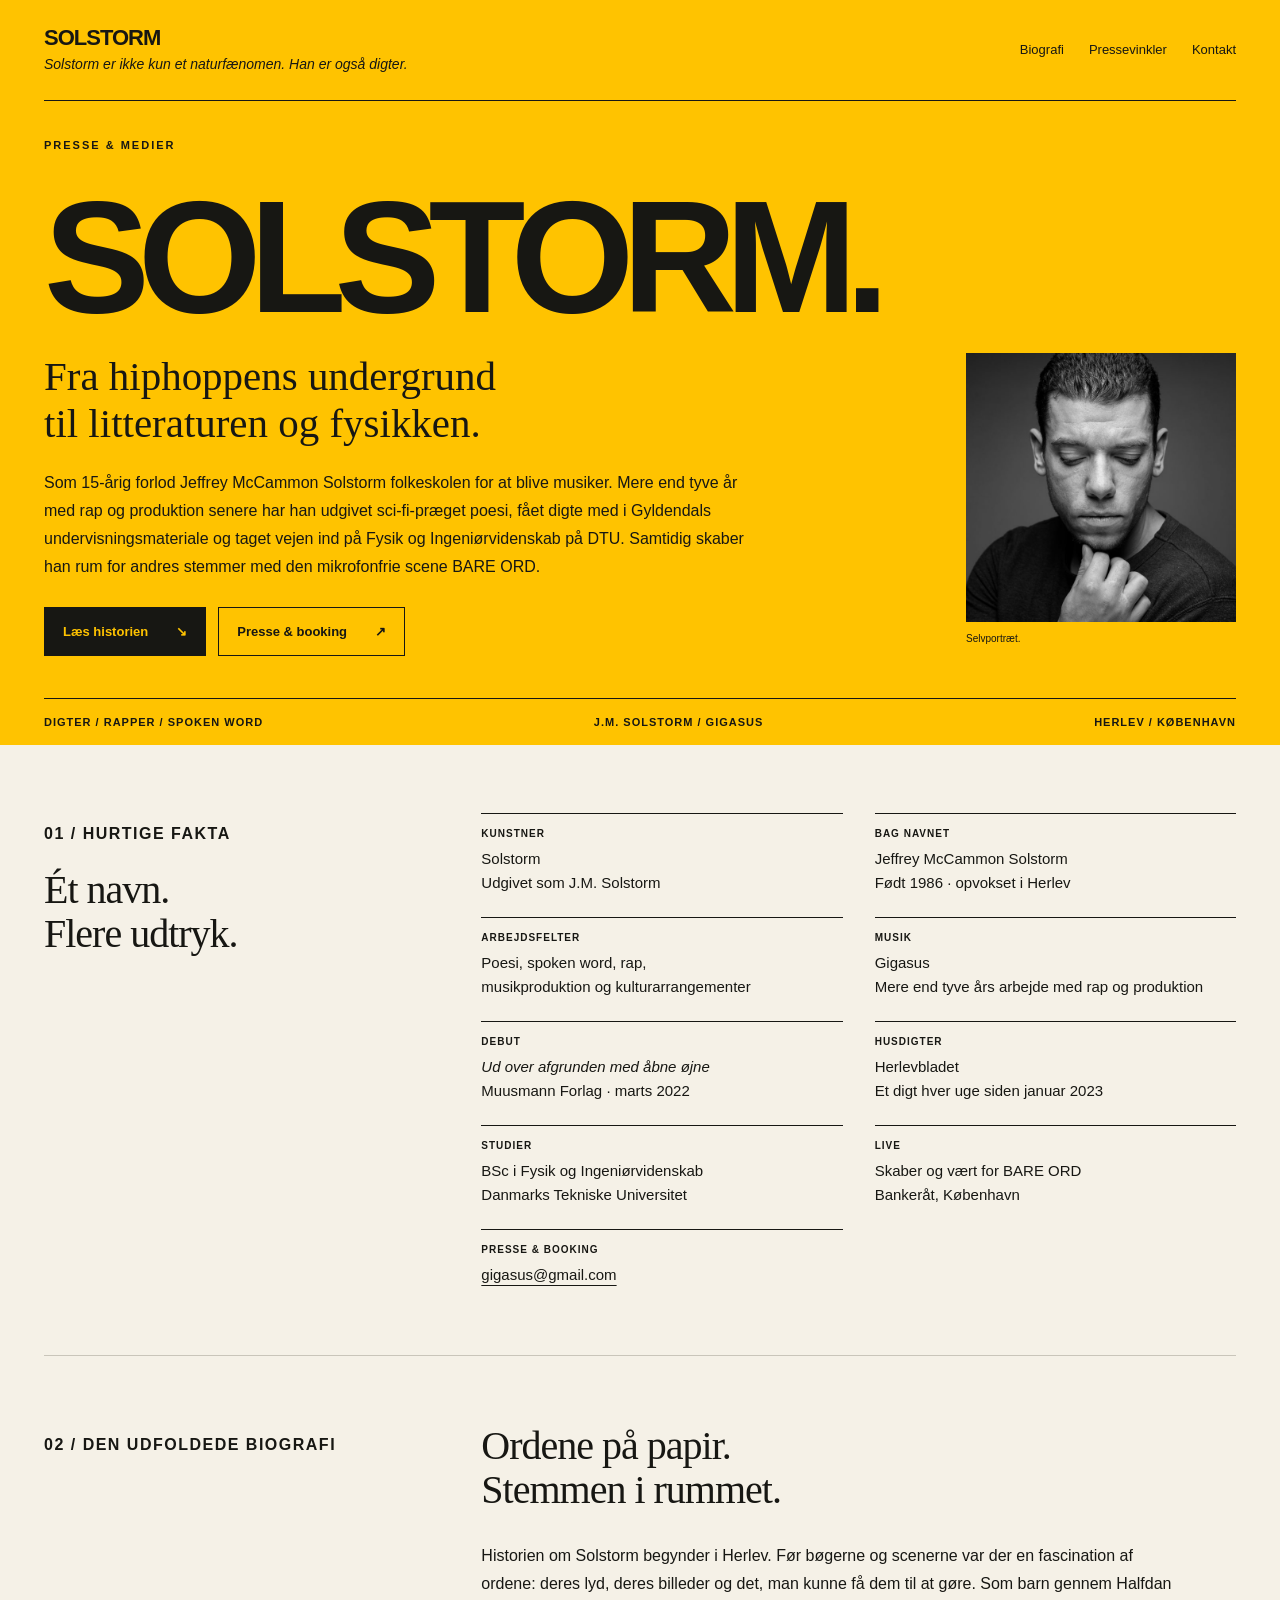
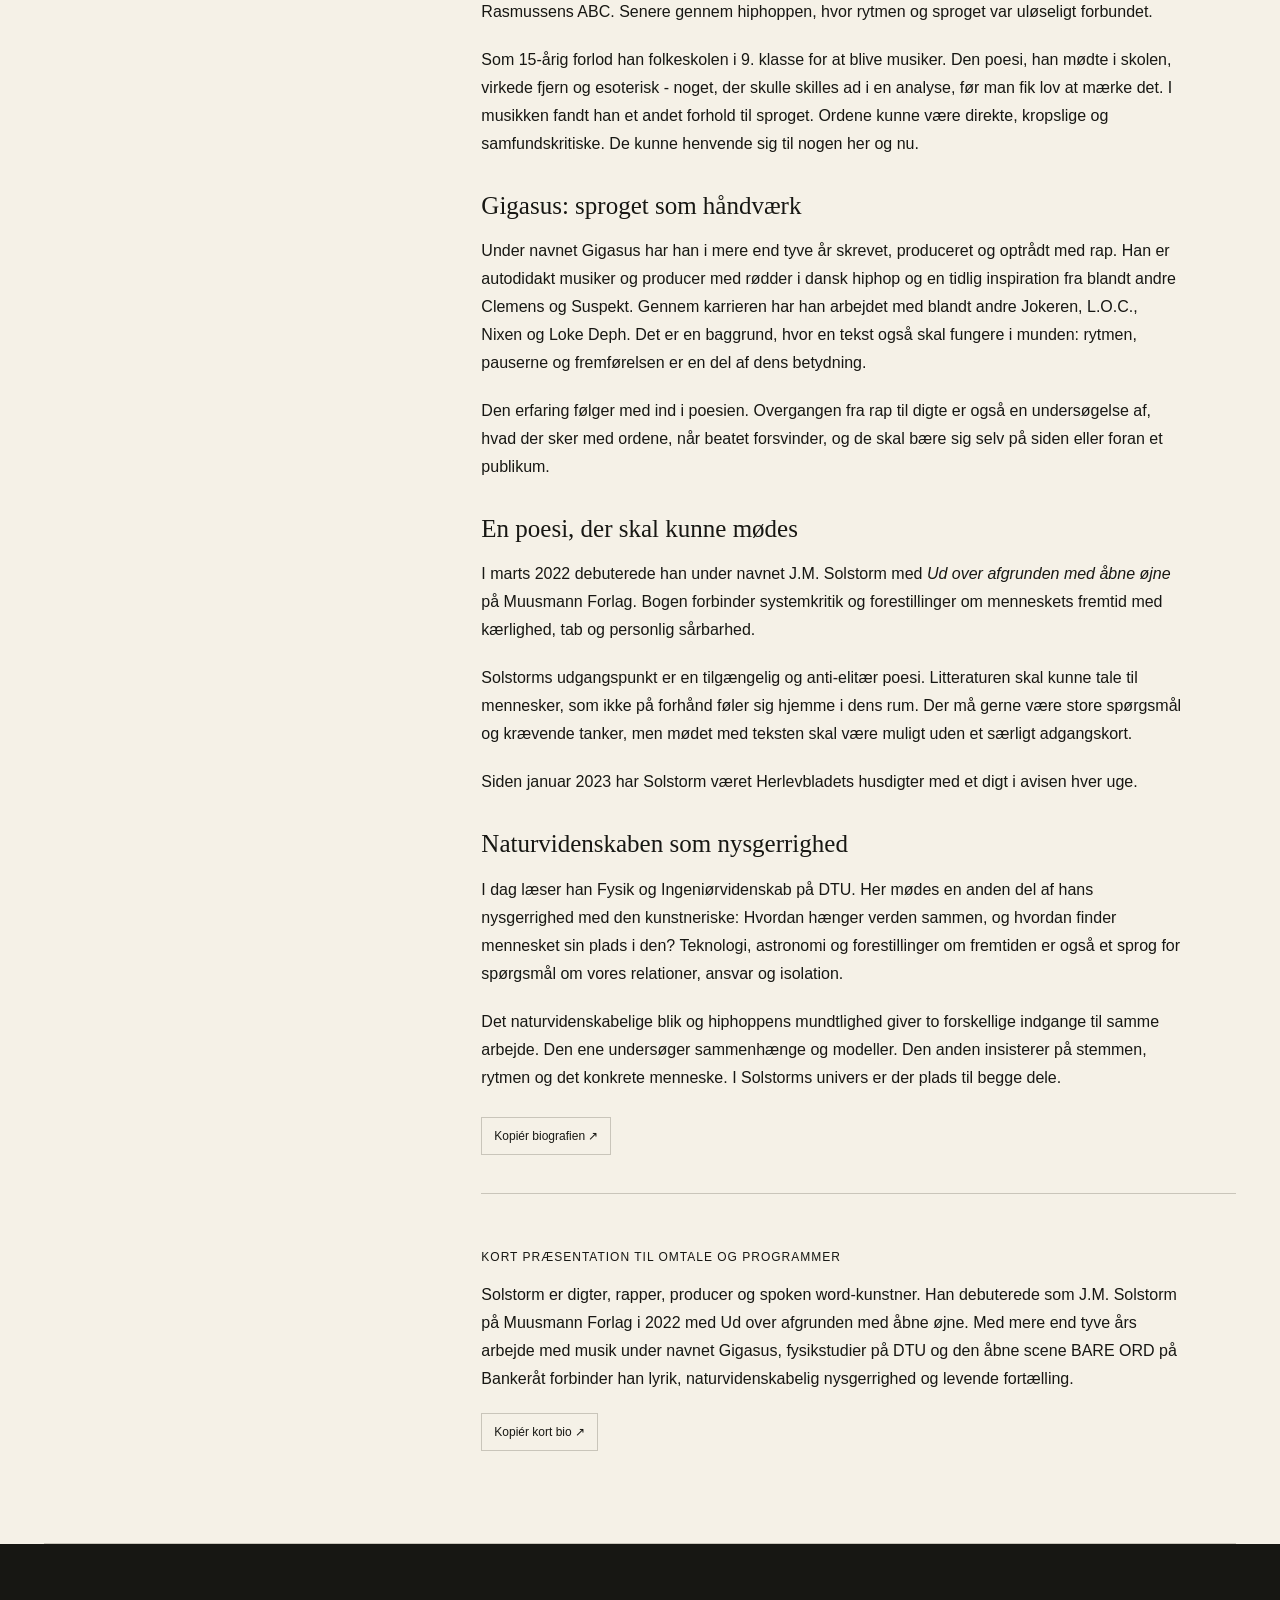
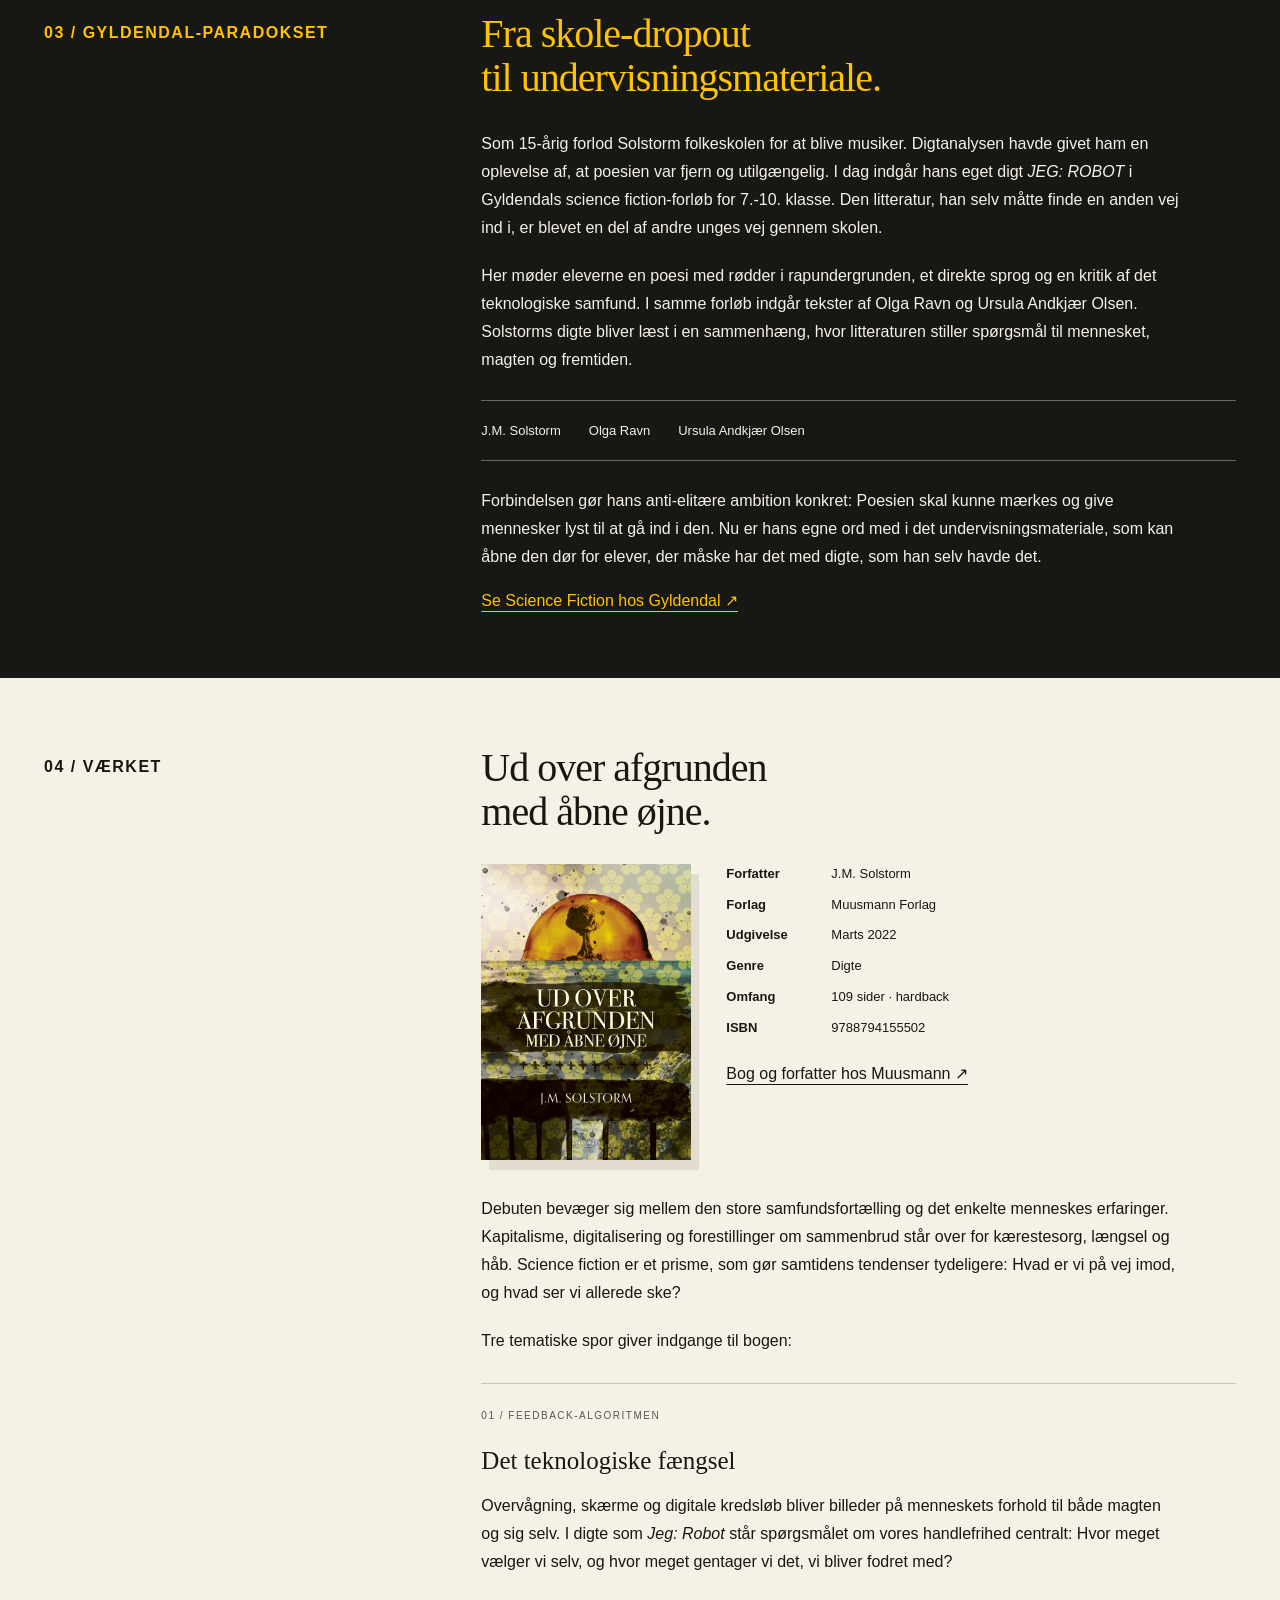
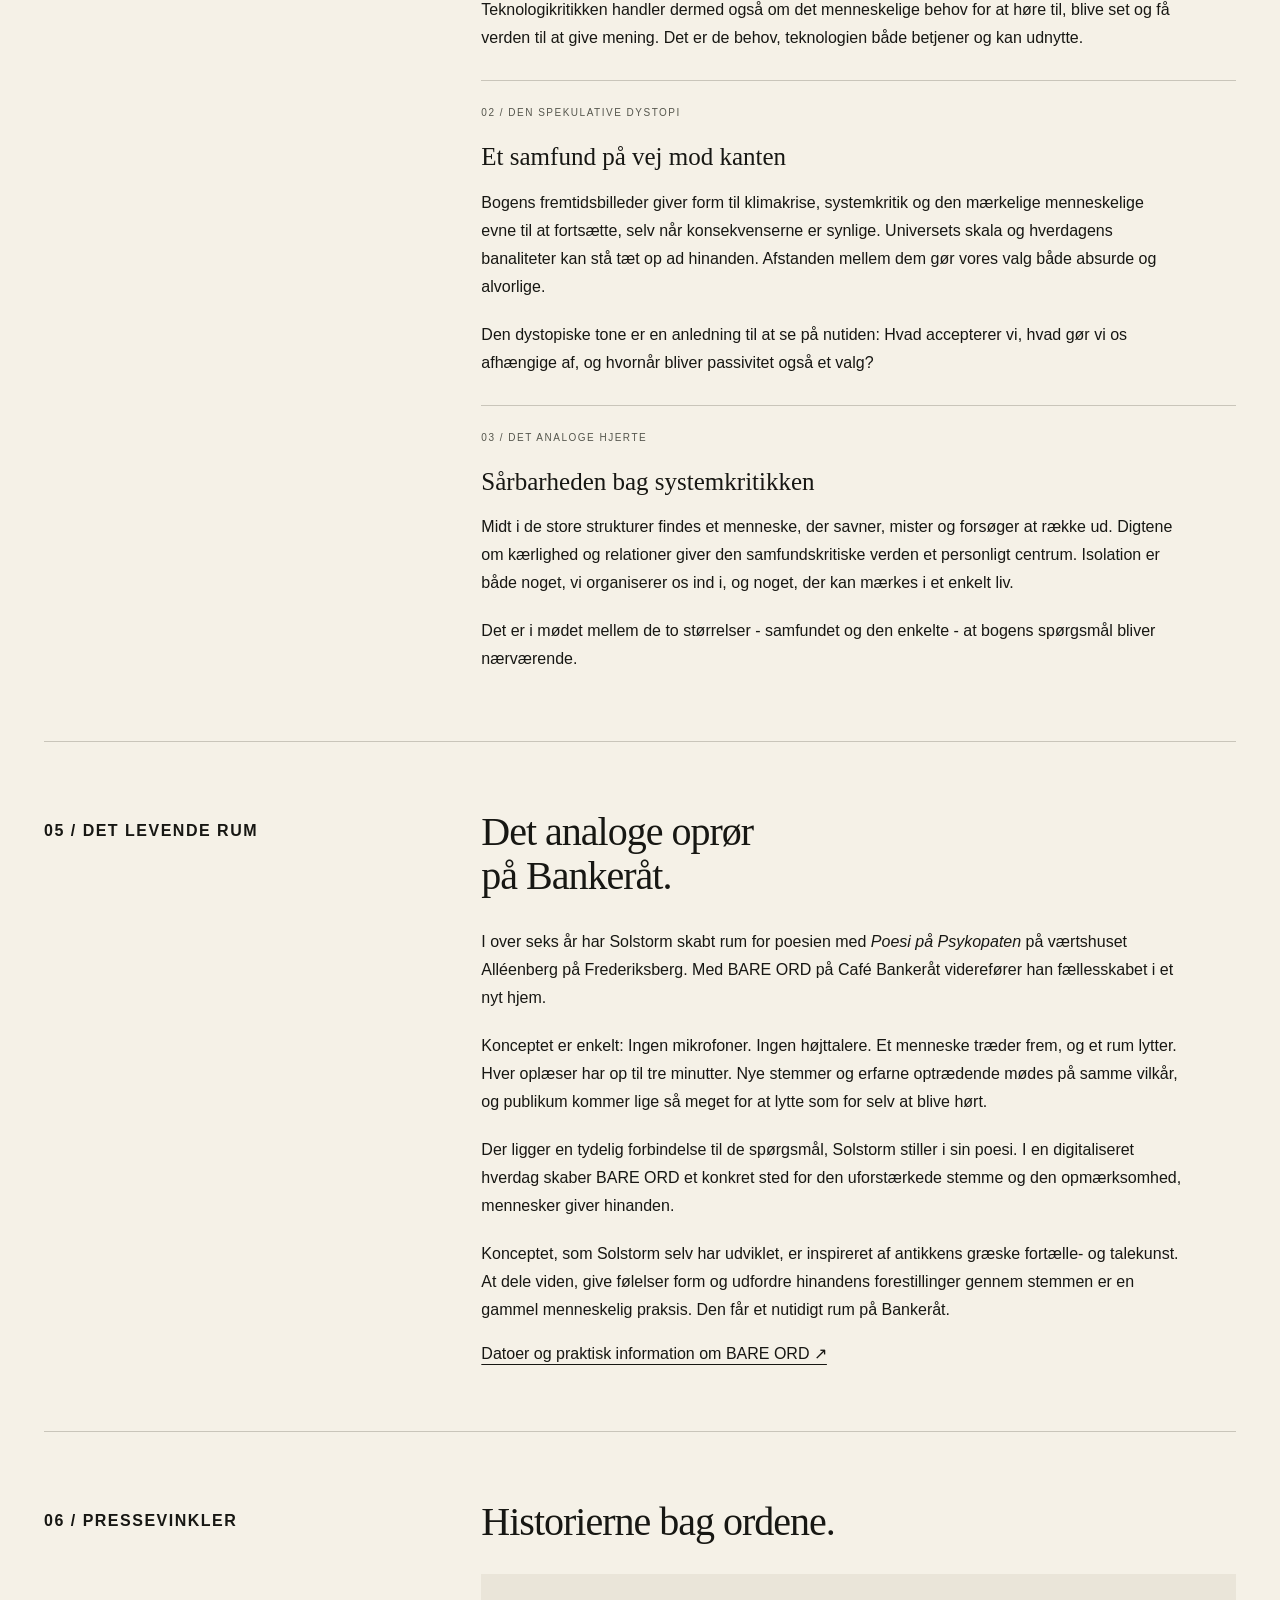
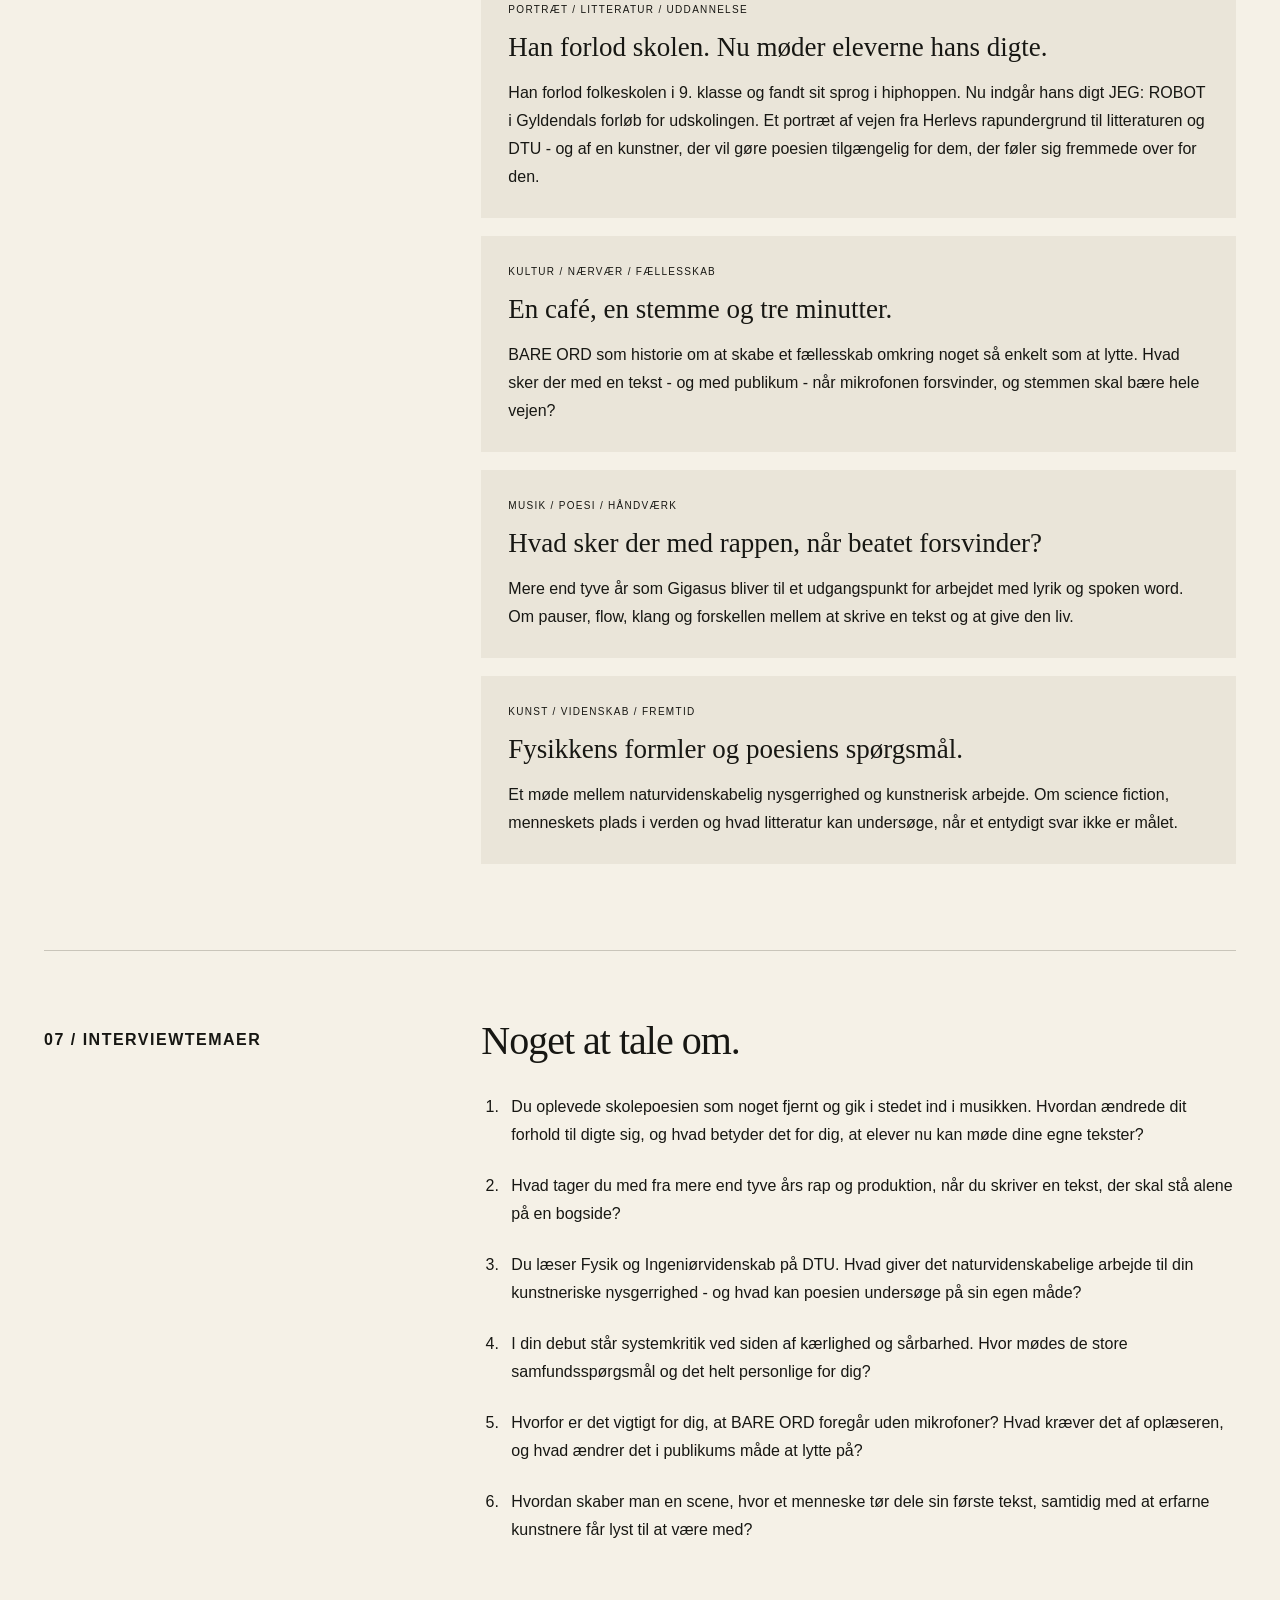
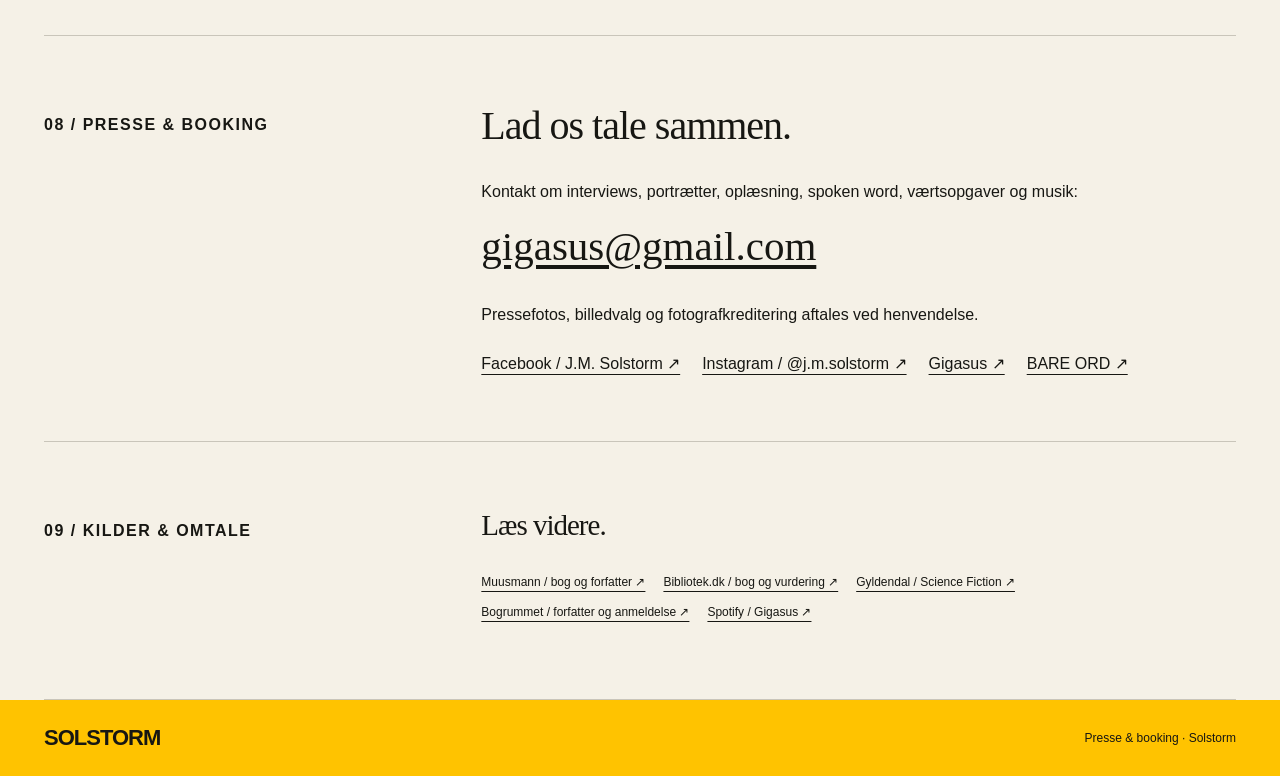
<file: presse/index.html>
<!doctype html><html lang="da"><head><meta charset="utf-8"><meta name="viewport" content="width=device-width,initial-scale=1"><meta name="color-scheme" content="light"><meta name="theme-color" content="#ffc300"><title>Solstorm - presse, biografi og interviewtemaer</title><style>
:root{color-scheme:light;--yellow:#ffc300;--ink:#171713;--paper:#f5f1e7;--line:#c9c5ba}*{box-sizing:border-box}html{scroll-behavior:smooth;scroll-padding-top:25px}body{margin:0;background:var(--paper);color:var(--ink);font-family:Arial,Helvetica,sans-serif;-webkit-font-smoothing:antialiased}a{color:inherit;text-underline-offset:5px}button{font:inherit;cursor:pointer}a:focus-visible,button:focus-visible{outline:3px solid currentColor;outline-offset:5px}.wrap{width:min(1216px,calc(100% - 88px));margin:auto}.hero{background:var(--yellow)}header{padding:25px 0;border-bottom:1px solid var(--ink);display:flex;align-items:center;justify-content:space-between;gap:20px}.brand{font-size:22px;font-weight:900;letter-spacing:-1px;text-decoration:none}nav{display:flex;gap:25px;font-size:13px}nav a{text-decoration:none;min-height:44px;display:flex;align-items:center}.eyebrow{font-size:11px;font-weight:700;text-transform:uppercase;letter-spacing:2px}.hero .eyebrow{margin-top:38px}.draft{padding:6px 9px;border:1px solid var(--ink);font-size:10px;letter-spacing:1px;text-transform:uppercase}.hero h1{font-size:clamp(58px,12.4vw,176px);font-weight:900;letter-spacing:-.075em;line-height:.9;margin:35px 0 25px}.hero .lead{font:clamp(26px,3.7vw,46px)/1.13 Georgia,serif;max-width:760px;margin:0 0 35px}.hero-bottom{display:flex;align-items:end;justify-content:space-between;gap:40px;padding-bottom:40px}.hero-bottom p{max-width:450px;font-size:14px;line-height:1.6;margin:0}.actions{display:flex;gap:12px;flex-wrap:wrap}.button{display:inline-flex;align-items:center;justify-content:space-between;gap:28px;min-height:49px;padding:14px 18px;background:var(--ink);color:var(--yellow);border:1px solid var(--ink);text-decoration:none;font-weight:700;font-size:13px;border-radius:0}.button:hover{background:var(--paper);color:var(--ink)}.button.outline{background:transparent;color:var(--ink)}.button.outline:hover{background:var(--ink);color:var(--yellow)}.index{padding:17px 0;border-top:1px solid var(--ink);display:flex;justify-content:space-between;gap:15px;font-size:11px;font-weight:700;letter-spacing:1px;text-transform:uppercase}.section{display:grid;grid-template-columns:1fr 2fr;gap:60px;padding:68px 0;border-bottom:1px solid var(--line)}.section-label{font-size:11px;text-transform:uppercase;letter-spacing:1.5px;font-weight:700;margin:7px 0;line-height:1.6}.section h2{font:40px/1.1 Georgia,serif;font-weight:400;letter-spacing:-1px;margin:0 0 30px}.section p{font-size:16px;line-height:1.75;max-width:700px}.bio-top{display:flex;justify-content:space-between;gap:20px;align-items:start}.bio-top h3{font-size:12px;text-transform:uppercase;letter-spacing:1px;margin:0}.copy{padding:8px 12px;font-size:12px;background:transparent;border:1px solid var(--line);min-height:38px;color:var(--ink)}.copy:hover{background:var(--yellow)}.bio-card{border-top:1px solid var(--ink);padding-top:18px;margin-bottom:35px}.bio-card:last-child{margin-bottom:0}.bio-card p:last-child{margin-bottom:0}.book-grid{display:grid;grid-template-columns:210px 1fr;gap:35px}.book-grid img{width:100%;height:auto;display:block;box-shadow:8px 10px 0 #e2ddd0}.book-grid h3{font:31px/1.13 Georgia,serif;font-weight:400;margin:0 0 25px}.facts{display:grid;grid-template-columns:90px 1fr;font-size:13px;gap:10px 15px;line-height:1.6;margin:0 0 25px}.facts dt{font-weight:700}.facts dd{margin:0}.small{font-size:13px!important;line-height:1.6!important}.project{padding:23px 0;border-top:1px solid var(--line)}.project:first-of-type{padding-top:0;border-top:0}.project h3{font-size:20px;margin:0}.project p{margin:12px 0 15px}.project .category{font-size:10px;letter-spacing:1.3px;text-transform:uppercase;margin:0 0 10px}.download{background:var(--ink);color:var(--paper)}.download .section{border:0}.download h2{color:var(--yellow)}.download .button{background:var(--yellow);color:var(--ink);border-color:var(--yellow)}.download .button:hover{background:var(--paper);border-color:var(--paper)}.download .button.outline{color:var(--paper);background:transparent;border-color:#77776c}.download .button.outline:hover{background:var(--paper);color:var(--ink)}.contact-links{display:flex;gap:22px;flex-wrap:wrap;margin-top:25px}.status{font-size:12px;min-height:1.5em}footer{padding:25px 0;background:var(--yellow)}footer .wrap{display:flex;justify-content:space-between;align-items:center;gap:20px}footer p{font-size:12px;margin:0}.press-links{padding-left:18px}.press-links li{font-size:14px;line-height:1.6;margin-bottom:14px}
@media(max-width:760px){.wrap{width:calc(100% - 36px)}header{padding:18px 0}nav{gap:14px;font-size:12px}.hero .eyebrow{margin-top:28px}.hero h1{font-size:12.3vw;margin-top:32px}.hero .lead{font-size:32px}.hero-bottom{flex-direction:column;align-items:start;gap:25px;padding-bottom:30px}.index{font-size:9px;letter-spacing:.6px;flex-wrap:wrap}.section{grid-template-columns:1fr;gap:20px;padding:42px 0}.section h2{font-size:34px}.book-grid{grid-template-columns:130px 1fr;gap:22px}.book-grid h3{font-size:25px}.facts{grid-template-columns:1fr;gap:0}.facts dd{margin-bottom:10px}.bio-top{align-items:center}.draft{font-size:9px}.button{gap:18px}.section p{font-size:15px}}
@media(max-width:420px){.book-grid{grid-template-columns:1fr}.book-grid img{width:180px;margin-bottom:8px}.hero .lead{font-size:29px}.brand{font-size:19px}nav{gap:12px}.hero-bottom .actions{width:100%}.hero-bottom .button{flex:1}.draft{font-size:9px}}
@media(prefers-reduced-motion:reduce){html{scroll-behavior:auto}}
@media print{nav,.actions,.copy,.status,.draft{display:none!important}body,.hero,footer{background:white}.wrap{width:100%}.section{padding:25px 0;gap:25px}.hero h1{font-size:65px}.hero .lead{font-size:26px}.hero-bottom{padding-bottom:20px}.download{display:none}.section h2{font-size:28px}.section p{font-size:11px}a{color:black}.book-grid img{box-shadow:none}}

.hero-grid{display:grid;grid-template-columns:minmax(0,1fr) 270px;gap:55px;padding:0 0 42px;align-items:start}.hero-grid .lead{font-size:clamp(25px,3.2vw,41px);margin:0 0 23px}.hero-grid .manchet{font-size:16px;line-height:1.75;max-width:720px;margin:0 0 26px}.portrait{margin:0}.portrait img{width:100%;height:auto;display:block}.portrait figcaption{font-size:10px;line-height:1.5;margin-top:9px}.quick-facts{display:grid;grid-template-columns:1fr 1fr;gap:22px 32px;margin:0}.quick-facts div{border-top:1px solid var(--ink);padding-top:14px}.quick-facts dt{font-size:10px;text-transform:uppercase;letter-spacing:1px;font-weight:700;margin-bottom:8px}.quick-facts dd{margin:0;font-size:15px;line-height:1.6}.reading h3{font:25px/1.25 Georgia,serif;font-weight:400;margin:32px 0 16px}.reading p{margin:0 0 20px}.reading p:last-child{margin-bottom:0}.copy-row{display:flex;gap:12px;align-items:center;flex-wrap:wrap;margin-top:25px}.quote-band{background:var(--ink);color:var(--paper)}.quote-band .section{border:0}.quote-band .section-label{color:var(--yellow)}.quote-band h2{color:var(--yellow)}.quote-band a{color:var(--yellow)}.names{display:flex;gap:12px 28px;flex-wrap:wrap;font-size:13px;padding:22px 0;border-top:1px solid #68685e;border-bottom:1px solid #68685e;margin:26px 0}.theme{border-top:1px solid var(--line);padding-top:23px;margin-top:28px}.theme h3{margin-top:0}.theme .tag{font-size:10px;font-family:Arial,sans-serif;letter-spacing:1.5px;text-transform:uppercase;color:#55564d}.pitch{background:#eae5d9;padding:27px;margin:18px 0}.pitch h3{margin:0 0 15px;font:27px/1.2 Georgia,serif;font-weight:400}.pitch .category{font-size:10px;text-transform:uppercase;letter-spacing:1.3px;margin:0 0 12px}.pitch p{margin-bottom:0}.interviews{padding-left:22px}.interviews li{padding-left:8px;margin:0 0 23px;font-size:16px;line-height:1.75}.contact-email{font:clamp(24px,3.4vw,41px)/1.2 Georgia,serif;overflow-wrap:anywhere}.contact-note{margin-top:30px!important}.copy-section{border-top:1px solid var(--line);margin-top:38px;padding-top:24px}.copy-section h3{font-size:12px;font-family:Arial,sans-serif;text-transform:uppercase;letter-spacing:1px}.sources{font-size:12px;line-height:1.8}.sources a{display:inline-block;margin-right:18px;margin-bottom:8px}
@media(max-width:900px){.hero-grid{grid-template-columns:minmax(0,1fr) 220px;gap:30px}.section{gap:35px}}
@media(max-width:760px){.hero-grid{grid-template-columns:1fr}.portrait{max-width:260px}.hero-grid .manchet{font-size:15px}.quick-facts{gap:20px}.pitch{padding:22px}.pitch h3{font-size:25px}.interviews li{font-size:15px}.contact-email{font-size:29px}}
@media(max-width:420px){.quick-facts{grid-template-columns:1fr}.hero h1{font-size:12.3vw}.contact-email{font-size:26px}}
</style><meta name="description" content="Solstorm: digter, rapper og spoken word-kunstner. Biografi, Gigasus, Gyldendal, bogudgivelse og kontakt til presse og booking."><link rel="canonical" href="https://solstorm.org/presse/"><meta property="og:type" content="website"><meta property="og:locale" content="da_DK"><meta property="og:site_name" content="Solstorm"><meta property="og:title" content="Solstorm - presse, biografi og interviewtemaer"><meta property="og:description" content="Solstorm: digter, rapper og spoken word-kunstner. Biografi, Gigasus, Gyldendal, bogudgivelse og kontakt til presse og booking."><meta property="og:url" content="https://solstorm.org/presse/"><meta property="og:image" content="https://solstorm.org/presse/assets/selvportraet.jpg"><script type="application/ld+json">{"@context": "https://schema.org", "@graph": [{"@type": "WebSite", "@id": "https://solstorm.org/#website", "name": "Solstorm", "url": "https://solstorm.org/", "inLanguage": "da", "publisher": {"@id": "https://solstorm.org/#solstorm"}}, {"@type": "Person", "@id": "https://solstorm.org/#solstorm", "name": "Solstorm", "alternateName": ["J.M. Solstorm", "Jeffrey McCammon Solstorm", "Gigasus"], "url": "https://solstorm.org/", "description": "Dansk digter, rapper, musikproducer og spoken word-kunstner.", "image": "https://solstorm.org/presse/assets/selvportraet.jpg", "sameAs": ["https://www.facebook.com/jmsolstorm/", "https://www.instagram.com/j.m.solstorm/", "https://open.spotify.com/artist/1FTQmjWJs2gQPb7fbnASIT"], "jobTitle": ["Digter", "Rapper", "Musikproducer", "Spoken word-kunstner"]}, {"@type": "ProfilePage", "@id": "https://solstorm.org/presse/#webpage", "url": "https://solstorm.org/presse/", "name": "Solstorm - presse, biografi og interviewtemaer", "inLanguage": "da", "isPartOf": {"@id": "https://solstorm.org/#website"}, "about": {"@id": "https://solstorm.org/#solstorm"}, "mainEntity": {"@id": "https://solstorm.org/#solstorm"}}, {"@type": "Book", "@id": "https://solstorm.org/presse/#ud-over-afgrunden", "name": "Ud over afgrunden med åbne øjne", "author": {"@id": "https://solstorm.org/#solstorm"}, "isbn": "9788794155502", "numberOfPages": 109, "inLanguage": "da", "publisher": {"@type": "Organization", "name": "Muusmann Forlag"}, "url": "https://muusmann-forlag.dk/ud-over-afgrunden-med-aabne-oejne/", "image": "https://solstorm.org/presse/assets/bogomslag.jpg"}]}</script></head><body>
<div class="hero"><div class="wrap"><header><div><a class="brand" href="https://solstorm.org/">SOLSTORM</a><p style="margin:4px 0 0;font-size:14px;line-height:1.4;max-width:28em"><em>Solstorm er ikke kun et naturfænomen. Han er også digter.</em></p></div><nav aria-label="På pressesiden"><a href="#biografi">Biografi</a><a href="#pressevinkler">Pressevinkler</a><a href="#kontakt">Kontakt</a></nav></header><p class="eyebrow">Presse & medier </p><h1>SOLSTORM.</h1>
<div class="hero-grid"><div><p class="lead">Fra hiphoppens undergrund<br>til litteraturen og fysikken.</p><p class="manchet">Som 15-årig forlod Jeffrey McCammon Solstorm folkeskolen for at blive musiker. Mere end tyve år med rap og produktion senere har han udgivet sci-fi-præget poesi, fået digte med i Gyldendals undervisningsmateriale og taget vejen ind på Fysik og Ingeniørvidenskab på DTU. Samtidig skaber han rum for andres stemmer med den mikrofonfrie scene BARE ORD.</p><div class="actions"><a class="button" href="#biografi">Læs historien <span aria-hidden="true">↘</span></a><a class="button outline" href="mailto:gigasus@gmail.com">Presse & booking <span aria-hidden="true">↗</span></a></div></div><figure class="portrait"><img src="assets/selvportraet.jpg" alt="Selvportræt af Solstorm" width="680" height="676"><figcaption>Selvportræt.</figcaption></figure></div>
<div class="index"><span>Digter / rapper / spoken word</span><span>J.M. Solstorm / Gigasus</span><span>Herlev / København</span></div></div></div>
<main>
<section class="section wrap" id="fakta" aria-labelledby="facts-title"><div><p class="section-label">01 / Hurtige fakta</p><h2 id="facts-title" style="margin-top:20px">Ét navn.<br>Flere udtryk.</h2></div><dl class="quick-facts"><div><dt>Kunstner</dt><dd>Solstorm<br>Udgivet som J.M. Solstorm</dd></div><div><dt>Bag navnet</dt><dd>Jeffrey McCammon Solstorm<br>Født 1986 · opvokset i Herlev</dd></div><div><dt>Arbejdsfelter</dt><dd>Poesi, spoken word, rap,<br>musikproduktion og kulturarrangementer</dd></div><div><dt>Musik</dt><dd>Gigasus<br>Mere end tyve års arbejde med rap og produktion</dd></div><div><dt>Debut</dt><dd><em>Ud over afgrunden med åbne øjne</em><br>Muusmann Forlag · marts 2022</dd></div><div><dt>Husdigter</dt><dd>Herlevbladet<br>Et digt hver uge siden januar 2023</dd></div><div><dt>Studier</dt><dd>BSc i Fysik og Ingeniørvidenskab<br>Danmarks Tekniske Universitet</dd></div><div><dt>Live</dt><dd>Skaber og vært for BARE ORD<br>Bankeråt, København</dd></div><div><dt>Presse & booking</dt><dd><a href="mailto:gigasus@gmail.com">gigasus@gmail.com</a></dd></div></dl></section>
<section class="section wrap" id="biografi" aria-labelledby="bio-title"><p class="section-label">02 / Den udfoldede biografi</p><div class="reading"><h2 id="bio-title">Ordene på papir.<br>Stemmen i rummet.</h2><div id="bio-long">
<p>Historien om Solstorm begynder i Herlev. Før bøgerne og scenerne var der en fascination af ordene: deres lyd, deres billeder og det, man kunne få dem til at gøre. Som barn gennem Halfdan Rasmussens ABC. Senere gennem hiphoppen, hvor rytmen og sproget var uløseligt forbundet.</p>
<p>Som 15-årig forlod han folkeskolen i 9. klasse for at blive musiker. Den poesi, han mødte i skolen, virkede fjern og esoterisk - noget, der skulle skilles ad i en analyse, før man fik lov at mærke det. I musikken fandt han et andet forhold til sproget. Ordene kunne være direkte, kropslige og samfundskritiske. De kunne henvende sig til nogen her og nu.</p>
<h3>Gigasus: sproget som håndværk</h3>
<p>Under navnet Gigasus har han i mere end tyve år skrevet, produceret og optrådt med rap. Han er autodidakt musiker og producer med rødder i dansk hiphop og en tidlig inspiration fra blandt andre Clemens og Suspekt. Gennem karrieren har han arbejdet med blandt andre Jokeren, L.O.C., Nixen og Loke Deph. Det er en baggrund, hvor en tekst også skal fungere i munden: rytmen, pauserne og fremførelsen er en del af dens betydning.</p>
<p>Den erfaring følger med ind i poesien. Overgangen fra rap til digte er også en undersøgelse af, hvad der sker med ordene, når beatet forsvinder, og de skal bære sig selv på siden eller foran et publikum.</p>
<h3>En poesi, der skal kunne mødes</h3>
<p>I marts 2022 debuterede han under navnet J.M. Solstorm med <em>Ud over afgrunden med åbne øjne</em> på Muusmann Forlag. Bogen forbinder systemkritik og forestillinger om menneskets fremtid med kærlighed, tab og personlig sårbarhed.</p>
<p>Solstorms udgangspunkt er en tilgængelig og anti-elitær poesi. Litteraturen skal kunne tale til mennesker, som ikke på forhånd føler sig hjemme i dens rum. Der må gerne være store spørgsmål og krævende tanker, men mødet med teksten skal være muligt uden et særligt adgangskort.</p>
<p>Siden januar 2023 har Solstorm været Herlevbladets husdigter med et digt i avisen hver uge.</p>
<h3>Naturvidenskaben som nysgerrighed</h3>
<p>I dag læser han Fysik og Ingeniørvidenskab på DTU. Her mødes en anden del af hans nysgerrighed med den kunstneriske: Hvordan hænger verden sammen, og hvordan finder mennesket sin plads i den? Teknologi, astronomi og forestillinger om fremtiden er også et sprog for spørgsmål om vores relationer, ansvar og isolation.</p>
<p>Det naturvidenskabelige blik og hiphoppens mundtlighed giver to forskellige indgange til samme arbejde. Den ene undersøger sammenhænge og modeller. Den anden insisterer på stemmen, rytmen og det konkrete menneske. I Solstorms univers er der plads til begge dele.</p></div><div class="copy-row"><button class="copy" data-copy="bio-long" type="button">Kopiér biografien ↗</button></div>
<div class="copy-section"><h3>Kort præsentation til omtale og programmer</h3><p id="bio-short">Solstorm er digter, rapper, producer og spoken word-kunstner. Han debuterede som J.M. Solstorm på Muusmann Forlag i 2022 med Ud over afgrunden med åbne øjne. Med mere end tyve års arbejde med musik under navnet Gigasus, fysikstudier på DTU og den åbne scene BARE ORD på Bankeråt forbinder han lyrik, naturvidenskabelig nysgerrighed og levende fortælling.</p><button class="copy" data-copy="bio-short" type="button">Kopiér kort bio ↗</button></div><p class="status" id="copy-status" role="status" aria-live="polite"></p></div></section>
<div class="quote-band"><section class="section wrap" id="gyldendal" aria-labelledby="gyldendal-title"><p class="section-label">03 / Gyldendal-paradokset</p><div class="reading"><h2 id="gyldendal-title">Fra skole-dropout<br>til undervisningsmateriale.</h2><p>Som 15-årig forlod Solstorm folkeskolen for at blive musiker. Digtanalysen havde givet ham en oplevelse af, at poesien var fjern og utilgængelig. I dag indgår hans eget digt <em>JEG: ROBOT</em> i Gyldendals science fiction-forløb for 7.-10. klasse. Den litteratur, han selv måtte finde en anden vej ind i, er blevet en del af andre unges vej gennem skolen.</p><p>Her møder eleverne en poesi med rødder i rapundergrunden, et direkte sprog og en kritik af det teknologiske samfund. I samme forløb indgår tekster af Olga Ravn og Ursula Andkjær Olsen. Solstorms digte bliver læst i en sammenhæng, hvor litteraturen stiller spørgsmål til mennesket, magten og fremtiden.</p><div class="names"><span>J.M. Solstorm</span><span>Olga Ravn</span><span>Ursula Andkjær Olsen</span></div><p>Forbindelsen gør hans anti-elitære ambition konkret: Poesien skal kunne mærkes og give mennesker lyst til at gå ind i den. Nu er hans egne ord med i det undervisningsmateriale, som kan åbne den dør for elever, der måske har det med digte, som han selv havde det.</p><a href="https://dansk.gyldendal.dk/forloeb/science-fiction" target="_blank" rel="noopener noreferrer">Se Science Fiction hos Gyldendal ↗</a></div></section></div>
<section class="section wrap" id="vaerket" aria-labelledby="book-title"><p class="section-label">04 / Værket</p><div class="reading"><h2 id="book-title">Ud over afgrunden<br>med åbne øjne.</h2><div class="book-grid"><img src="assets/bogomslag.jpg" alt="Bogomslag: Ud over afgrunden med åbne øjne af J.M. Solstorm" width="780" height="1100"><div><dl class="facts"><dt>Forfatter</dt><dd>J.M. Solstorm</dd><dt>Forlag</dt><dd>Muusmann Forlag</dd><dt>Udgivelse</dt><dd>Marts 2022</dd><dt>Genre</dt><dd>Digte</dd><dt>Omfang</dt><dd>109 sider · hardback</dd><dt>ISBN</dt><dd>9788794155502</dd></dl><a href="https://muusmann-forlag.dk/ud-over-afgrunden-med-aabne-oejne/" target="_blank" rel="noopener noreferrer">Bog og forfatter hos Muusmann ↗</a></div></div>
<p style="margin-top:35px">Debuten bevæger sig mellem den store samfundsfortælling og det enkelte menneskes erfaringer. Kapitalisme, digitalisering og forestillinger om sammenbrud står over for kærestesorg, længsel og håb. Science fiction er et prisme, som gør samtidens tendenser tydeligere: Hvad er vi på vej imod, og hvad ser vi allerede ske?</p><p>Tre tematiske spor giver indgange til bogen:</p>
<article class="theme"><p class="tag">01 / Feedback-algoritmen</p><h3>Det teknologiske fængsel</h3><p>Overvågning, skærme og digitale kredsløb bliver billeder på menneskets forhold til både magten og sig selv. I digte som <em>Jeg: Robot</em> står spørgsmålet om vores handlefrihed centralt: Hvor meget vælger vi selv, og hvor meget gentager vi det, vi bliver fodret med?</p><p>Teknologikritikken handler dermed også om det menneskelige behov for at høre til, blive set og få verden til at give mening. Det er de behov, teknologien både betjener og kan udnytte.</p></article>
<article class="theme"><p class="tag">02 / Den spekulative dystopi</p><h3>Et samfund på vej mod kanten</h3><p>Bogens fremtidsbilleder giver form til klimakrise, systemkritik og den mærkelige menneskelige evne til at fortsætte, selv når konsekvenserne er synlige. Universets skala og hverdagens banaliteter kan stå tæt op ad hinanden. Afstanden mellem dem gør vores valg både absurde og alvorlige.</p><p>Den dystopiske tone er en anledning til at se på nutiden: Hvad accepterer vi, hvad gør vi os afhængige af, og hvornår bliver passivitet også et valg?</p></article>
<article class="theme"><p class="tag">03 / Det analoge hjerte</p><h3>Sårbarheden bag systemkritikken</h3><p>Midt i de store strukturer findes et menneske, der savner, mister og forsøger at række ud. Digtene om kærlighed og relationer giver den samfundskritiske verden et personligt centrum. Isolation er både noget, vi organiserer os ind i, og noget, der kan mærkes i et enkelt liv.</p><p>Det er i mødet mellem de to størrelser - samfundet og den enkelte - at bogens spørgsmål bliver nærværende.</p></article></div></section>
<section class="section wrap" id="bare-ord" aria-labelledby="stage-title"><p class="section-label">05 / Det levende rum</p><div class="reading"><h2 id="stage-title">Det analoge oprør<br>på Bankeråt.</h2><p>I over seks år har Solstorm skabt rum for poesien med <em>Poesi på Psykopaten</em> på værtshuset Alléenberg på Frederiksberg. Med BARE ORD på Café Bankeråt viderefører han fællesskabet i et nyt hjem.</p><p>Konceptet er enkelt: Ingen mikrofoner. Ingen højttalere. Et menneske træder frem, og et rum lytter. Hver oplæser har op til tre minutter. Nye stemmer og erfarne optrædende mødes på samme vilkår, og publikum kommer lige så meget for at lytte som for selv at blive hørt.</p><p>Der ligger en tydelig forbindelse til de spørgsmål, Solstorm stiller i sin poesi. I en digitaliseret hverdag skaber BARE ORD et konkret sted for den uforstærkede stemme og den opmærksomhed, mennesker giver hinanden.</p><p>Konceptet, som Solstorm selv har udviklet, er inspireret af antikkens græske fortælle- og talekunst. At dele viden, give følelser form og udfordre hinandens forestillinger gennem stemmen er en gammel menneskelig praksis. Den får et nutidigt rum på Bankeråt.</p><a href="https://solstorm.org/bare-ord/">Datoer og praktisk information om BARE ORD ↗</a></div></section>
<section class="section wrap" id="pressevinkler" aria-labelledby="pitch-title"><p class="section-label">06 / Pressevinkler</p><div><h2 id="pitch-title">Historierne bag ordene.</h2><article class="pitch"><p class="category">Portræt / litteratur / uddannelse</p><h3>Han forlod skolen. Nu møder eleverne hans digte.</h3><p>Han forlod folkeskolen i 9. klasse og fandt sit sprog i hiphoppen. Nu indgår hans digt JEG: ROBOT i Gyldendals forløb for udskolingen. Et portræt af vejen fra Herlevs rapundergrund til litteraturen og DTU - og af en kunstner, der vil gøre poesien tilgængelig for dem, der føler sig fremmede over for den.</p></article><article class="pitch"><p class="category">Kultur / nærvær / fællesskab</p><h3>En café, en stemme og tre minutter.</h3><p>BARE ORD som historie om at skabe et fællesskab omkring noget så enkelt som at lytte. Hvad sker der med en tekst - og med publikum - når mikrofonen forsvinder, og stemmen skal bære hele vejen?</p></article><article class="pitch"><p class="category">Musik / poesi / håndværk</p><h3>Hvad sker der med rappen, når beatet forsvinder?</h3><p>Mere end tyve år som Gigasus bliver til et udgangspunkt for arbejdet med lyrik og spoken word. Om pauser, flow, klang og forskellen mellem at skrive en tekst og at give den liv.</p></article><article class="pitch"><p class="category">Kunst / videnskab / fremtid</p><h3>Fysikkens formler og poesiens spørgsmål.</h3><p>Et møde mellem naturvidenskabelig nysgerrighed og kunstnerisk arbejde. Om science fiction, menneskets plads i verden og hvad litteratur kan undersøge, når et entydigt svar ikke er målet.</p></article></div></section>
<section class="section wrap" aria-labelledby="interview-title"><p class="section-label">07 / Interviewtemaer</p><div><h2 id="interview-title">Noget at tale om.</h2><ol class="interviews"><li>Du oplevede skolepoesien som noget fjernt og gik i stedet ind i musikken. Hvordan ændrede dit forhold til digte sig, og hvad betyder det for dig, at elever nu kan møde dine egne tekster?</li><li>Hvad tager du med fra mere end tyve års rap og produktion, når du skriver en tekst, der skal stå alene på en bogside?</li><li>Du læser Fysik og Ingeniørvidenskab på DTU. Hvad giver det naturvidenskabelige arbejde til din kunstneriske nysgerrighed - og hvad kan poesien undersøge på sin egen måde?</li><li>I din debut står systemkritik ved siden af kærlighed og sårbarhed. Hvor mødes de store samfundsspørgsmål og det helt personlige for dig?</li><li>Hvorfor er det vigtigt for dig, at BARE ORD foregår uden mikrofoner? Hvad kræver det af oplæseren, og hvad ændrer det i publikums måde at lytte på?</li><li>Hvordan skaber man en scene, hvor et menneske tør dele sin første tekst, samtidig med at erfarne kunstnere får lyst til at være med?</li></ol></div></section>
<section class="section wrap" id="kontakt" aria-labelledby="contact-title"><p class="section-label">08 / Presse & booking</p><div><h2 id="contact-title">Lad os tale sammen.</h2><p>Kontakt om interviews, portrætter, oplæsning, spoken word, værtsopgaver og musik:</p><p><a class="contact-email" href="mailto:gigasus@gmail.com">gigasus@gmail.com</a></p><p class="contact-note">Pressefotos, billedvalg og fotografkreditering aftales ved henvendelse.</p><div class="contact-links"><a href="https://www.facebook.com/jmsolstorm/" target="_blank" rel="noopener noreferrer">Facebook / J.M. Solstorm ↗</a><a href="https://www.instagram.com/j.m.solstorm/" target="_blank" rel="noopener noreferrer">Instagram / @j.m.solstorm ↗</a><a href="https://open.spotify.com/artist/1FTQmjWJs2gQPb7fbnASIT" target="_blank" rel="noopener noreferrer">Gigasus ↗</a><a href="https://solstorm.org/bare-ord/">BARE ORD ↗</a></div></div></section>
<section class="section wrap" aria-labelledby="sources-title"><p class="section-label">09 / Kilder & omtale</p><div><h2 id="sources-title" style="font-size:29px">Læs videre.</h2><div class="sources"><a href="https://muusmann-forlag.dk/ud-over-afgrunden-med-aabne-oejne/" target="_blank" rel="noopener noreferrer">Muusmann / bog og forfatter ↗</a><a href="https://bibliotek.dk/materiale/ud-over-afgrunden-med-aabne-oejne_j-m-solstorm-f-1986-/work-of:870970-basis:62432691" target="_blank" rel="noopener noreferrer">Bibliotek.dk / bog og vurdering ↗</a><a href="https://dansk.gyldendal.dk/forloeb/science-fiction" target="_blank" rel="noopener noreferrer">Gyldendal / Science Fiction ↗</a><a href="https://bogrummet.dk/boganmeldelser-forfatter/jeffrey-mccammon-solstorm/" target="_blank" rel="noopener noreferrer">Bogrummet / forfatter og anmeldelse ↗</a><a href="https://open.spotify.com/artist/1FTQmjWJs2gQPb7fbnASIT" target="_blank" rel="noopener noreferrer">Spotify / Gigasus ↗</a></div></div></section>
</main><footer><div class="wrap"><a class="brand" href="https://solstorm.org/">SOLSTORM</a><p>Presse & booking · Solstorm</p></div></footer><script>
document.querySelectorAll('[data-copy]').forEach(button=>button.addEventListener('click',async()=>{const source=document.getElementById(button.dataset.copy);try{if(!navigator.clipboard?.writeText)throw Error();await navigator.clipboard.writeText(source.innerText.trim());document.getElementById('copy-status').textContent='Teksten er kopieret.';}catch{const selection=window.getSelection();const range=document.createRange();range.selectNodeContents(source);selection.removeAllRanges();selection.addRange(range);document.getElementById('copy-status').textContent='Teksten er markeret. Kopiér med ⌘C eller Ctrl+C.';}}));
</script></body></html>
</file>
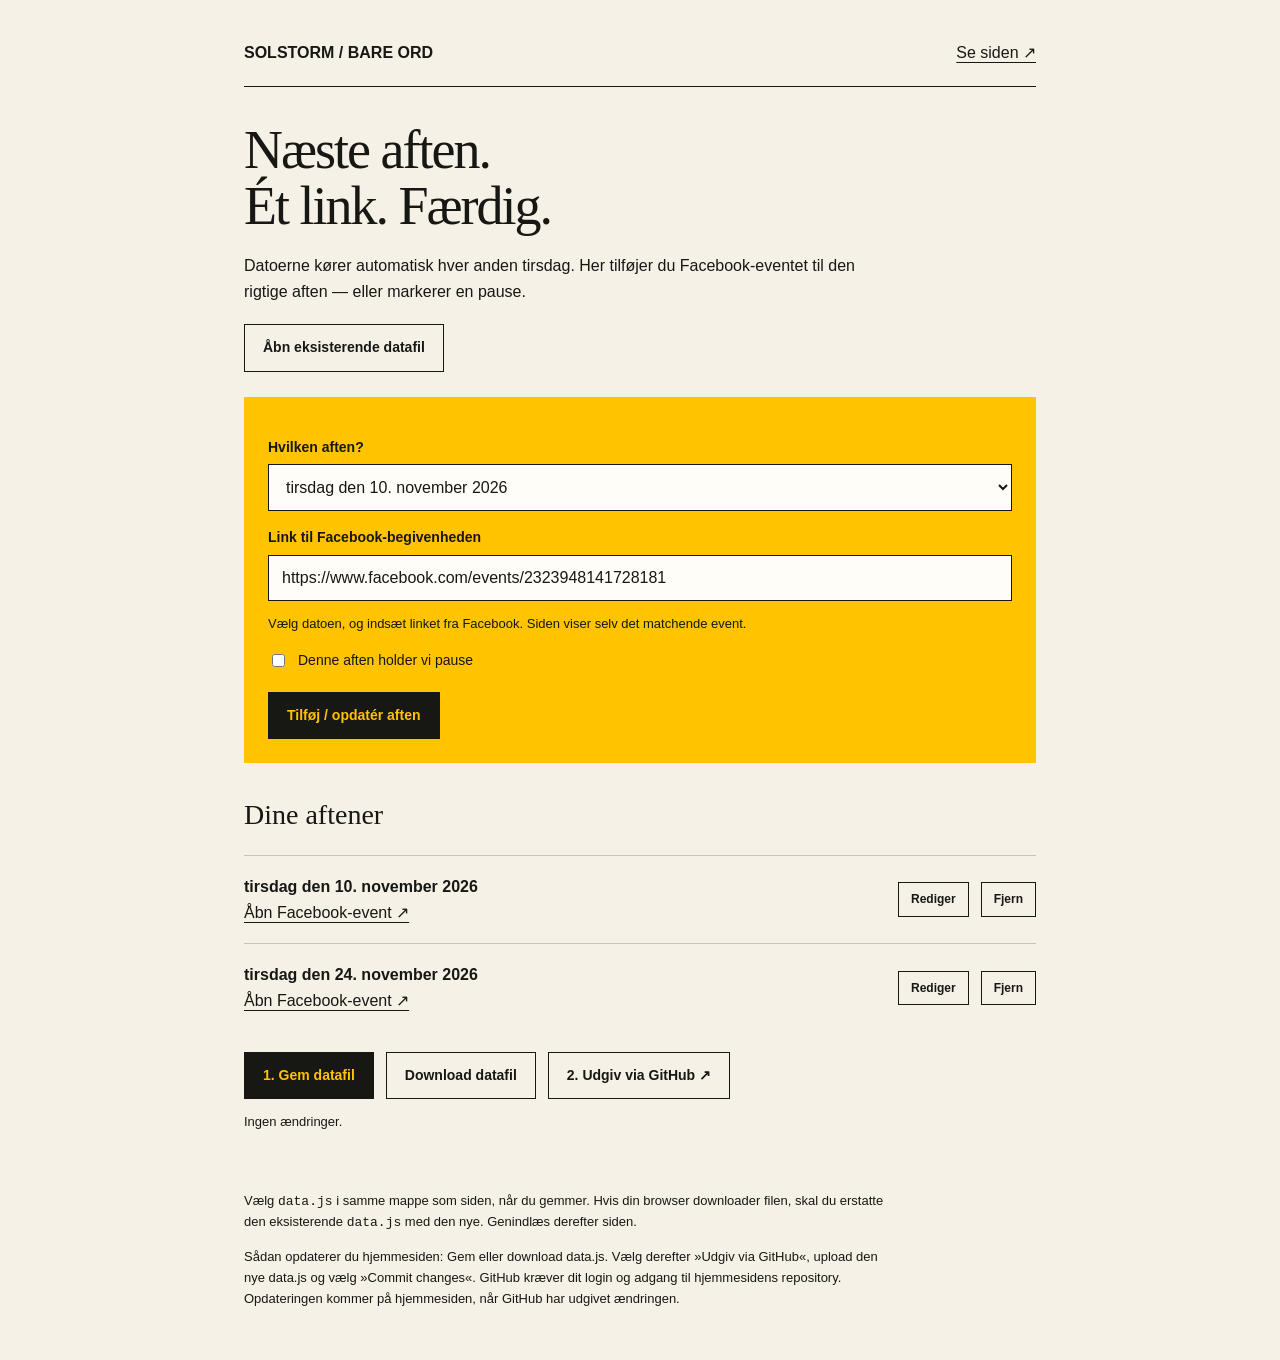
<file: bare-ord/rediger.html>
<!doctype html>
<html lang="da">
<head>
<meta name="color-scheme" content="light">
<meta charset="utf-8"><meta name="viewport" content="width=device-width, initial-scale=1">
<meta name="robots" content="noindex, nofollow"><title>Rediger BARE ORD</title>
<style>
:root{color-scheme:light}*{box-sizing:border-box}body{margin:0;background:#f5f1e7;color:#171713;font:16px/1.6 Arial,sans-serif}main{max-width:840px;margin:0 auto;padding:40px 24px}a{color:inherit;text-underline-offset:4px}header{border-bottom:1px solid #171713;padding-bottom:20px;display:flex;justify-content:space-between;gap:20px}h1{font:54px/1.05 Georgia,serif;margin:35px 0 18px;letter-spacing:-2px}h2{font:28px/1.2 Georgia,serif;margin-top:35px}p{max-width:650px}.box{background:#ffc300;padding:24px;margin:25px 0}label{display:block;font-size:14px;font-weight:bold;margin:15px 0 6px}input,select{color:#171713;-webkit-text-fill-color:#171713;color-scheme:light;font:16px Arial,sans-serif;width:100%;padding:13px;background:#fffdf7;border:1px solid #171713;border-radius:0}button,.button{display:inline-block;background:#171713;color:#ffc300;border:1px solid #171713;padding:13px 18px;font:bold 14px/1.4 Arial,sans-serif;cursor:pointer;text-decoration:none}.secondary{background:transparent;color:#171713}button:hover,.button:hover{background:#fffdf7;color:#171713}button:focus-visible,a:focus-visible,input:focus-visible,select:focus-visible{outline:3px solid #171713;outline-offset:3px}.actions{display:flex;gap:12px;flex-wrap:wrap;margin-top:20px}.help{font-size:13px}.row{padding:18px 0;border-top:1px solid #c8c4b8;display:flex;gap:15px;justify-content:space-between;align-items:center}.row span{display:block;font-size:13px}.row button{font-size:12px;padding:8px 12px}.row .actions{margin:0;flex-shrink:0}.date{font-weight:bold}#status{min-height:1.6em;font-weight:bold}#dirty{font-size:13px}input[type=file]{display:none}[hidden]{display:none!important}.check{display:flex;align-items:center;gap:10px;font-weight:400}.check input{width:auto}.filename{font-family:monospace}@media(max-width:550px){h1{font-size:42px}.row{align-items:flex-start;flex-direction:column}.box{padding:18px}main{padding:25px 18px}}
select option{color:#171713;background-color:#fffdf7;-webkit-text-fill-color:#171713}select option:checked{color:#171713;background-color:#ffc300}
</style>
</head>
<body><main>
<noscript><p>JavaScript skal være slået til for at redigere og gemme begivenheder.</p></noscript>
<header><strong>SOLSTORM / BARE ORD</strong><a href="index.html" target="_blank" rel="noopener">Se siden ↗</a></header>
<h1>Næste aften.<br>Ét link. Færdig.</h1>
<p>Datoerne kører automatisk hver anden tirsdag. Her tilføjer du Facebook-eventet til den rigtige aften — eller markerer en pause.</p>
<div class="actions"><button class="secondary" id="open" type="button">Åbn eksisterende datafil</button></div>
<input id="file" type="file" accept=".js,application/javascript,text/javascript">
<form id="editor" class="box">
<label for="date">Hvilken aften?</label><select id="date" required><option value="2026-10-27">Tirsdag 27. oktober 2026</option><option value="2026-11-10">Tirsdag 10. november 2026</option><option value="2026-11-24">Tirsdag 24. november 2026</option><option value="2026-12-08">Tirsdag 8. december 2026</option><option value="2026-12-22">Tirsdag 22. december 2026</option><option value="2027-01-05">Tirsdag 5. januar 2027</option><option value="2027-01-19">Tirsdag 19. januar 2027</option><option value="2027-02-02">Tirsdag 2. februar 2027</option><option value="2027-02-16">Tirsdag 16. februar 2027</option><option value="2027-03-02">Tirsdag 2. marts 2027</option><option value="2027-03-16">Tirsdag 16. marts 2027</option><option value="2027-03-30">Tirsdag 30. marts 2027</option><option value="2027-04-13">Tirsdag 13. april 2027</option><option value="2027-04-27">Tirsdag 27. april 2027</option><option value="2027-05-11">Tirsdag 11. maj 2027</option><option value="2027-05-25">Tirsdag 25. maj 2027</option><option value="2027-06-08">Tirsdag 8. juni 2027</option><option value="2027-06-22">Tirsdag 22. juni 2027</option><option value="2027-07-06">Tirsdag 6. juli 2027</option><option value="2027-07-20">Tirsdag 20. juli 2027</option><option value="2027-08-03">Tirsdag 3. august 2027</option><option value="2027-08-17">Tirsdag 17. august 2027</option><option value="2027-08-31">Tirsdag 31. august 2027</option><option value="2027-09-14">Tirsdag 14. september 2027</option><option value="2027-09-28">Tirsdag 28. september 2027</option><option value="2027-10-12">Tirsdag 12. oktober 2027</option><option value="2027-10-26">Tirsdag 26. oktober 2027</option><option value="2027-11-09">Tirsdag 9. november 2027</option><option value="2027-11-23">Tirsdag 23. november 2027</option><option value="2027-12-07">Tirsdag 7. december 2027</option><option value="2027-12-21">Tirsdag 21. december 2027</option><option value="2028-01-04">Tirsdag 4. januar 2028</option><option value="2028-01-18">Tirsdag 18. januar 2028</option><option value="2028-02-01">Tirsdag 1. februar 2028</option><option value="2028-02-15">Tirsdag 15. februar 2028</option><option value="2028-02-29">Tirsdag 29. februar 2028</option><option value="2028-03-14">Tirsdag 14. marts 2028</option><option value="2028-03-28">Tirsdag 28. marts 2028</option><option value="2028-04-11">Tirsdag 11. april 2028</option><option value="2028-04-25">Tirsdag 25. april 2028</option><option value="2028-05-09">Tirsdag 9. maj 2028</option><option value="2028-05-23">Tirsdag 23. maj 2028</option><option value="2028-06-06">Tirsdag 6. juni 2028</option><option value="2028-06-20">Tirsdag 20. juni 2028</option><option value="2028-07-04">Tirsdag 4. juli 2028</option><option value="2028-07-18">Tirsdag 18. juli 2028</option><option value="2028-08-01">Tirsdag 1. august 2028</option><option value="2028-08-15">Tirsdag 15. august 2028</option><option value="2028-08-29">Tirsdag 29. august 2028</option><option value="2028-09-12">Tirsdag 12. september 2028</option><option value="2028-09-26">Tirsdag 26. september 2028</option><option value="2028-10-10">Tirsdag 10. oktober 2028</option></select>
<label for="url">Link til Facebook-begivenheden</label><input id="url" type="url" placeholder="https://www.facebook.com/events/…" autocomplete="off">
<p class="help">Vælg datoen, og indsæt linket fra Facebook. Siden viser selv det matchende event.</p>
<label class="check"><input id="cancel" type="checkbox">Denne aften holder vi pause</label>
<div class="actions"><button type="submit">Tilføj / opdatér aften</button></div>
</form>
<h2>Dine aftener</h2><div id="entries"></div>
<div class="actions"><button id="save" type="button">1. Gem datafil</button><button class="secondary" id="download" type="button">Download datafil</button><a class="button secondary" href="https://github.com/gigasus/gigasus.github.io/upload/main/bare-ord" target="_blank" rel="noopener noreferrer">2. Udgiv via GitHub ↗</a></div>
<p id="dirty">Ingen ændringer.</p><p id="status" role="status" aria-live="polite"></p>
<p class="help">Vælg <span class="filename">data.js</span> i samme mappe som siden, når du gemmer. Hvis din browser downloader filen, skal du erstatte den eksisterende <span class="filename">data.js</span> med den nye. Genindlæs derefter siden.</p>
<p class="help">Sådan opdaterer du hjemmesiden: Gem eller download data.js. Vælg derefter »Udgiv via GitHub«, upload den nye data.js og vælg »Commit changes«. GitHub kræver dit login og adgang til hjemmesidens repository. Opdateringen kommer på hjemmesiden, når GitHub har udgivet ændringen.</p>
</main>
<script>
globalThis.BARE_ORD_DATA = {
  "events": {},
  "cancelledDates": []
};

</script>
<script src="data.js"></script><script>
/* Every other Tuesday, counted from 27 October 2026. Dates follow Copenhagen time. */
(function (root) {
  'use strict';

  const DAY = 86400000;
  const ANCHOR = Date.UTC(2026, 9, 27);
  // Add a date here if an evening is cancelled or there is a holiday break.
  const excludedDates = new Set(root.BARE_ORD_DATA?.cancelledDates || []); // Example: '2026-12-22'
  const copenhagen = new Intl.DateTimeFormat('en-CA', {
    timeZone: 'Europe/Copenhagen', year: 'numeric', month: '2-digit', day: '2-digit'
  });
  const displayDate = new Intl.DateTimeFormat('da-DK', {
    timeZone: 'UTC', weekday: 'long', day: 'numeric', month: 'long'
  });

  function iso(day) { return new Date(day).toISOString().slice(0, 10); }
  function localDay(now) {
    const parts = Object.fromEntries(copenhagen.formatToParts(now).map(p => [p.type, p.value]));
    return Date.UTC(Number(parts.year), Number(parts.month) - 1, Number(parts.day));
  }
  function upcoming(now = new Date(), count = 5) {
    if (!Number.isInteger(count) || count < 1 || count > 100) throw new RangeError('Invalid event count');
    const today = localDay(now);
    let day = ANCHOR + Math.max(0, Math.ceil((today - ANCHOR) / (14 * DAY))) * 14 * DAY;
    const dates = [];
    while (dates.length < count) {
      if (!excludedDates.has(iso(day))) {
        const label = displayDate.format(new Date(day));
        dates.push({ iso: iso(day), label: label.charAt(0).toUpperCase() + label.slice(1),
          year: new Date(day).getUTCFullYear(), isToday: day === today });
      }
      day += 14 * DAY;
    }
    return dates;
  }

  // Expose the date calculation for verification without a browser.
  const api = { upcoming, localDay, excludedDates };
  if (typeof module !== 'undefined' && module.exports) module.exports = api;
  root.BareOrdSchedule = api;
  if (typeof document === 'undefined' || !document.getElementById('event-date')) return;

  let lastRenderedDay = '';
  function render() {
    const now = new Date();
    const today = iso(localDay(now));
    if (today === lastRenderedDay) return;
    const dates = upcoming(now);
    const next = dates[0];
    const dateElement = document.getElementById('event-date');
    dateElement.dateTime = next.iso;
    dateElement.textContent = next.label;
    document.getElementById('event-year').textContent = next.year;
    const status = document.getElementById('date-status');
    status.textContent = next.isToday ? 'Det er i dag' : 'Næste aften';
    status.classList.toggle('is-today', next.isToday);
    document.getElementById('next-label').textContent = next.isToday ? '01 / I dag på Bankeråt' : '01 / Næste aften';
    document.getElementById('hero-date').textContent = next.isToday ? 'Vi ses i aften' : 'Find din næste aften';
    const list = document.getElementById('upcoming-dates');
    list.replaceChildren(...dates.slice(1).map(date => {
      const li = document.createElement('li');
      const time = document.createElement('time');
      time.dateTime = date.iso;
      time.textContent = `${date.label} ${date.year}`;
      li.append(time);
      return li;
    }));
    root.BareOrdSocial?.updateEvent(next.iso);
    lastRenderedDay = today;
  }
  render();
  // Update an open tab after midnight, and immediately when returning to it.
  setInterval(render, 15000);
  document.addEventListener('visibilitychange', render);
  root.addEventListener('pageshow', render);
})(globalThis);

</script><script>
(function () {
  'use strict';
  const $ = id => document.getElementById(id);
  let data = structuredClone(globalThis.BARE_ORD_DATA || { events: {}, cancelledDates: [] });
  let fileHandle = null;
  let dirty = false;
  const formatter = new Intl.DateTimeFormat('da-DK', { timeZone: 'UTC', weekday: 'long', day: 'numeric', month: 'long', year: 'numeric' });
  const format = date => formatter.format(new Date(date + 'T12:00:00Z'));
  function validDate(date) {
    return /^\d{4}-\d{2}-\d{2}$/.test(date) && !isNaN(Date.parse(date))
      && new Date(date).toISOString().slice(0, 10) === date
      && (Date.parse(date) - Date.UTC(2026, 9, 27)) % (14 * 86400000) === 0
      && date >= '2026-10-27';
  }
  function validUrl(value) {
    try {
      const u = new URL(value);
      return u.protocol === 'https:' && ['facebook.com', 'www.facebook.com', 'm.facebook.com'].includes(u.hostname)
        && /^\/events\/(?:[^/]+\/)*\d+\/?$/.test(u.pathname);
    } catch { return false; }
  }
  function markDirty(value) {
    dirty = value;
    $('dirty').textContent = value ? 'Du har ændringer, som ikke er gemt i datafilen.' : 'Ingen ugemte ændringer.';
  }
  function fillFields() {
    $('url').value = data.events[$('date').value] || '';
    $('cancel').checked = data.cancelledDates.includes($('date').value);
    $('url').disabled = $('cancel').checked;
  }
  function render() {
    const selected = $('date').value;
    const options = new Set(BareOrdSchedule.upcoming(new Date(), 52).map(d => d.iso));
    [...Object.keys(data.events), ...data.cancelledDates].forEach(d => options.add(d));
    $('date').replaceChildren(...[...options].sort().map(date => {
      const option = document.createElement('option'); option.value = date; option.textContent = format(date); return option;
    }));
    if (options.has(selected)) $('date').value = selected;
    fillFields();
    const entries = [...new Set([...Object.keys(data.events), ...data.cancelledDates])].sort();
    $('entries').replaceChildren();
    if (!entries.length) {
      const p = document.createElement('p'); p.textContent = 'Ingen Facebook-events tilføjet endnu. Datoerne kører stadig automatisk.'; $('entries').append(p);
    }
    for (const date of entries) {
      const row = document.createElement('div'); row.className = 'row';
      const info = document.createElement('div');
      const title = document.createElement('div'); title.className = 'date'; title.textContent = format(date); info.append(title);
      if (data.cancelledDates.includes(date)) {
        const note = document.createElement('span'); note.textContent = 'Pause — springes over'; info.append(note);
      } else {
        const link = document.createElement('a'); link.href = data.events[date]; link.textContent = 'Åbn Facebook-event ↗'; link.target = '_blank'; link.rel = 'noopener noreferrer'; info.append(link);
      }
      const actions = document.createElement('div'); actions.className = 'actions';
      const edit = document.createElement('button'); edit.type = 'button'; edit.className = 'secondary'; edit.textContent = 'Rediger';
      edit.addEventListener('click', () => { $('date').value = date; fillFields(); $('url').focus(); });
      const remove = document.createElement('button'); remove.type = 'button'; remove.className = 'secondary'; remove.textContent = 'Fjern'; remove.setAttribute('aria-label', 'Fjern registrering for ' + format(date));
      remove.addEventListener('click', () => { delete data.events[date]; data.cancelledDates = data.cancelledDates.filter(d => d !== date); markDirty(true); render(); });
      actions.append(edit, remove); row.append(info, actions); $('entries').append(row);
    }
  }
  function validate(value) {
    if (!value || typeof value.events !== 'object' || value.events === null || Array.isArray(value.events) || !Array.isArray(value.cancelledDates)) throw new Error('Filen er ikke en gyldig BARE ORD-datafil.');
    for (const [date, url] of Object.entries(value.events)) if (!validDate(date) || !validUrl(url)) throw new Error('Datafilen indeholder en ugyldig dato eller et ugyldigt eventlink.');
    if (!value.cancelledDates.every(validDate)) throw new Error('En pausedato passer ikke med hver anden tirsdag.');
    return { events: { ...value.events }, cancelledDates: [...new Set(value.cancelledDates)] };
  }
  async function read(file) {
    const text = await file.text();
    const match = text.match(/^\s*globalThis\.BARE_ORD_DATA\s*=\s*([\s\S]*?)\s*;?\s*$/);
    if (!match) throw new Error('Vælg filen data.js fra BARE ORD-mappen.');
    data = validate(JSON.parse(match[1])); markDirty(false); render(); $('status').textContent = 'Datafilen er åbnet.';
  }
  $('open').addEventListener('click', async () => {
    if (dirty && !confirm('Åbn en anden fil og kassér dine ugemte ændringer?')) return;
    if (!window.showOpenFilePicker) { $('file').click(); return; }
    try {
      const [candidate] = await window.showOpenFilePicker({ multiple: false, types: [{ description: 'BARE ORD-datafil', accept: { 'text/javascript': ['.js'] } }] });
      await read(await candidate.getFile()); fileHandle = candidate;
    } catch (e) { if (e.name !== 'AbortError') $('status').textContent = e.message; }
  });
  $('file').addEventListener('change', async () => {
    if (!$('file').files[0]) return;
    try { await read($('file').files[0]); fileHandle = null; } catch (e) { $('status').textContent = e.message; }
    $('file').value = '';
  });
  $('date').addEventListener('change', fillFields);
  $('cancel').addEventListener('change', () => { $('url').disabled = $('cancel').checked; });
  $('editor').addEventListener('submit', e => {
    e.preventDefault(); const date = $('date').value; const url = $('url').value.trim();
    if (!validDate(date)) { $('status').textContent = 'Vælg en gyldig arrangementsdato.'; return; }
    if (!$('cancel').checked && !validUrl(url)) { $('status').textContent = 'Indsæt det fulde link fra Facebook-eventets side (facebook.com/events/…).'; return; }
    data.cancelledDates = data.cancelledDates.filter(d => d !== date);
    if ($('cancel').checked) { data.cancelledDates.push(date); delete data.events[date]; }
    else data.events[date] = new URL(url).href;
    markDirty(true); render(); $('status').textContent = 'Aftenen er opdateret. Gem ændringer for at bruge dem på siden.';
  });
  const serialize = () => 'globalThis.BARE_ORD_DATA = ' + JSON.stringify(validate(data), null, 2) + ';\n';
  function download() {
    const url = URL.createObjectURL(new Blob([serialize()], { type: 'text/javascript' }));
    const a = document.createElement('a'); a.href = url; a.download = 'data.js'; a.click(); setTimeout(() => URL.revokeObjectURL(url), 1000);
    $('status').textContent = 'Datafilen er downloadet. Erstat data.js i BARE ORD-mappen med den nye fil.';
  }
  $('download').addEventListener('click', download);
  $('save').addEventListener('click', async () => {
    try {
      if (!fileHandle && !window.showSaveFilePicker) { download(); return; }
      if (!fileHandle) fileHandle = await window.showSaveFilePicker({ suggestedName: 'data.js', types: [{ description: 'BARE ORD-datafil', accept: { 'text/javascript': ['.js'] } }] });
      const writable = await fileHandle.createWritable(); await writable.write(serialize()); await writable.close();
      markDirty(false); $('status').textContent = 'Datafilen er gemt. Vælg »Udgiv via GitHub«, hvis ændringen skal på hjemmesiden.';
    } catch (e) { if (e.name !== 'AbortError') $('status').textContent = 'Kunne ikke gemme: ' + e.message + ' Brug eventuelt Download datafil.'; }
  });
  window.addEventListener('beforeunload', e => { if (dirty) { e.preventDefault(); e.returnValue = ''; } });
  render();
})();

</script>
</body></html>
</file>
